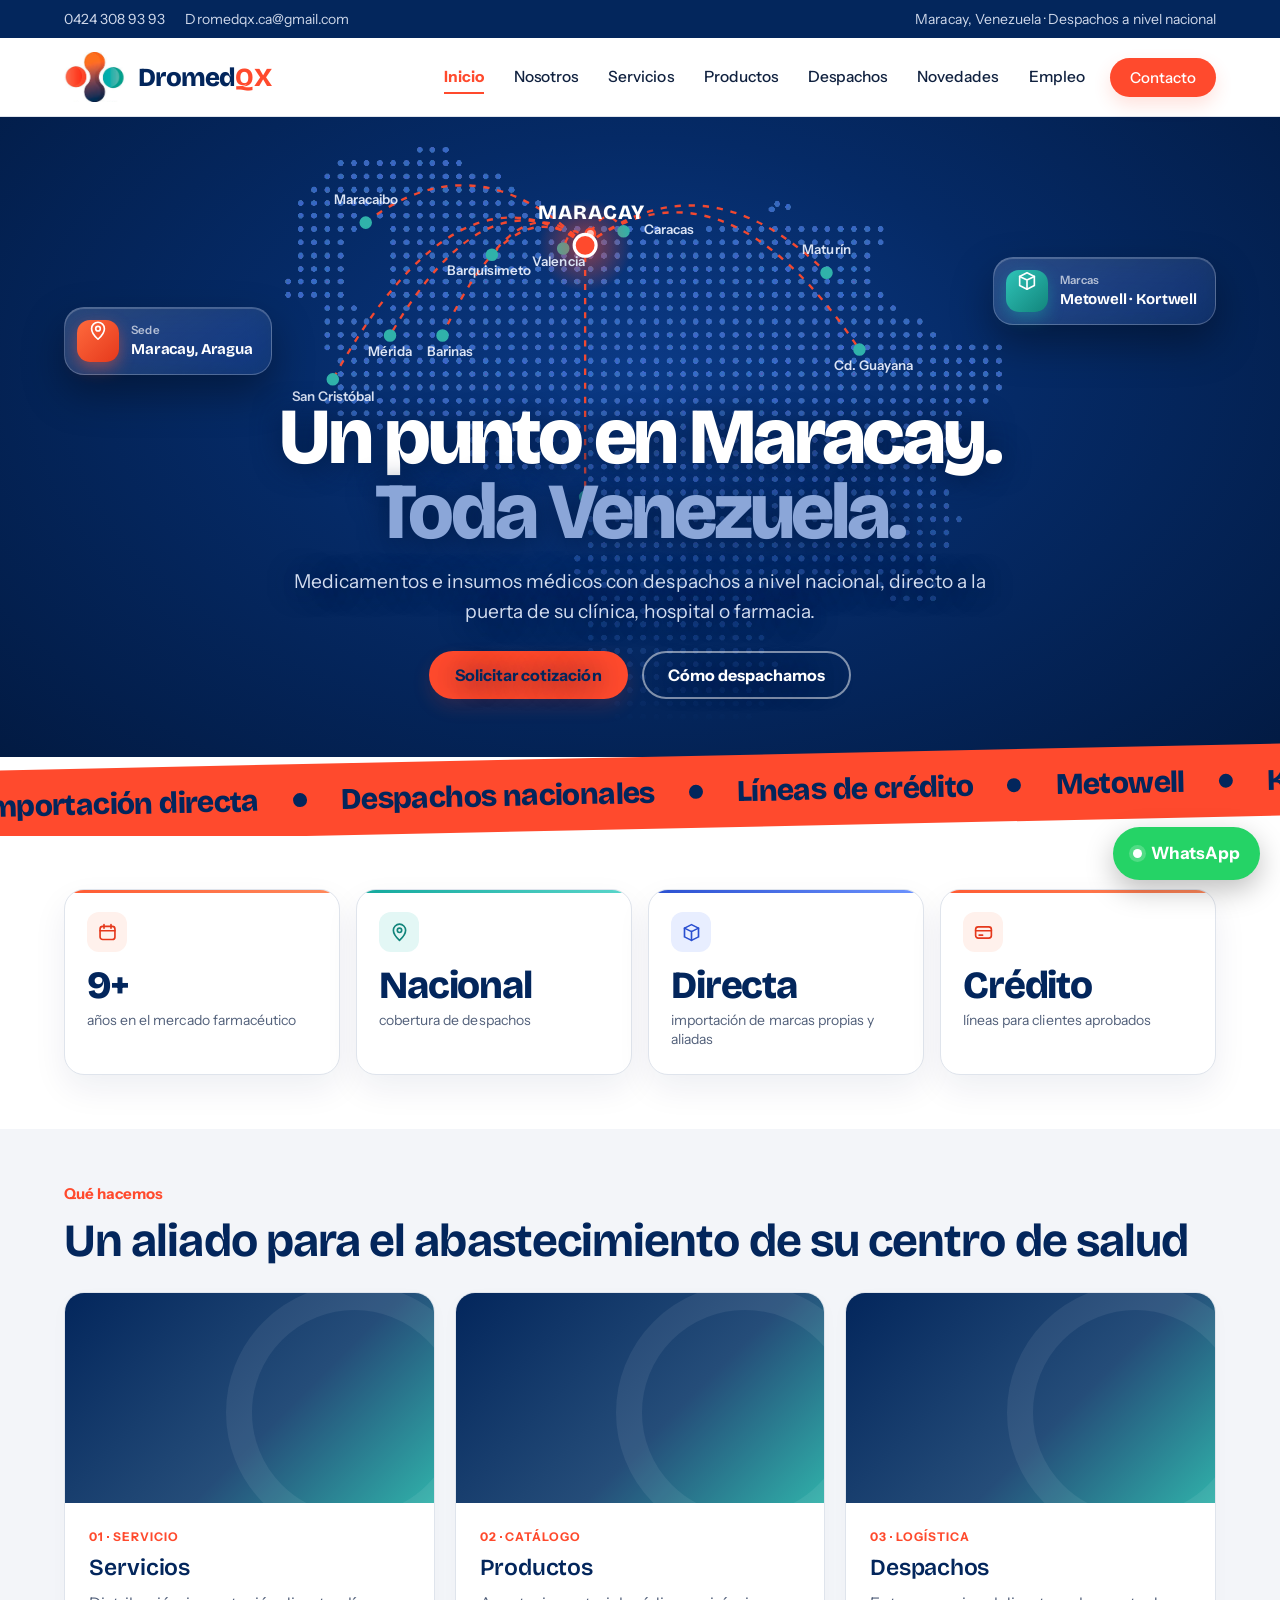
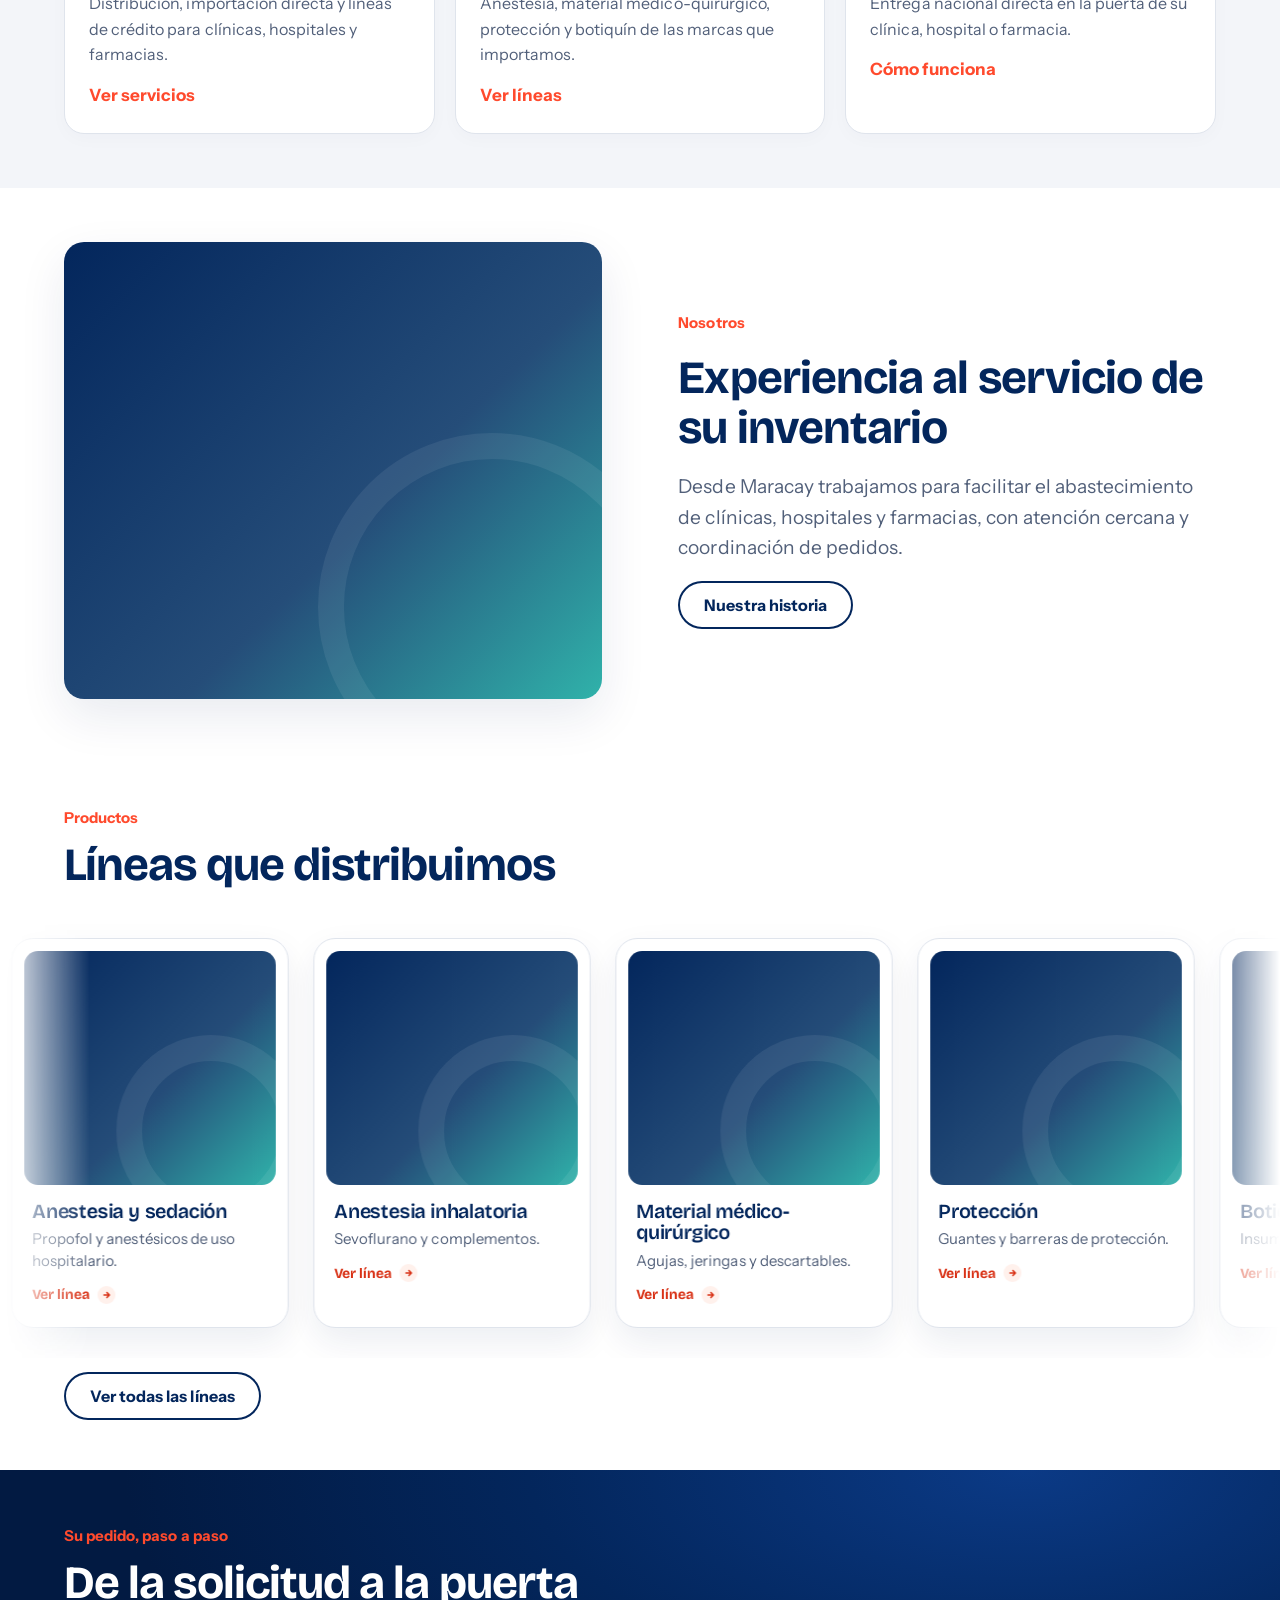
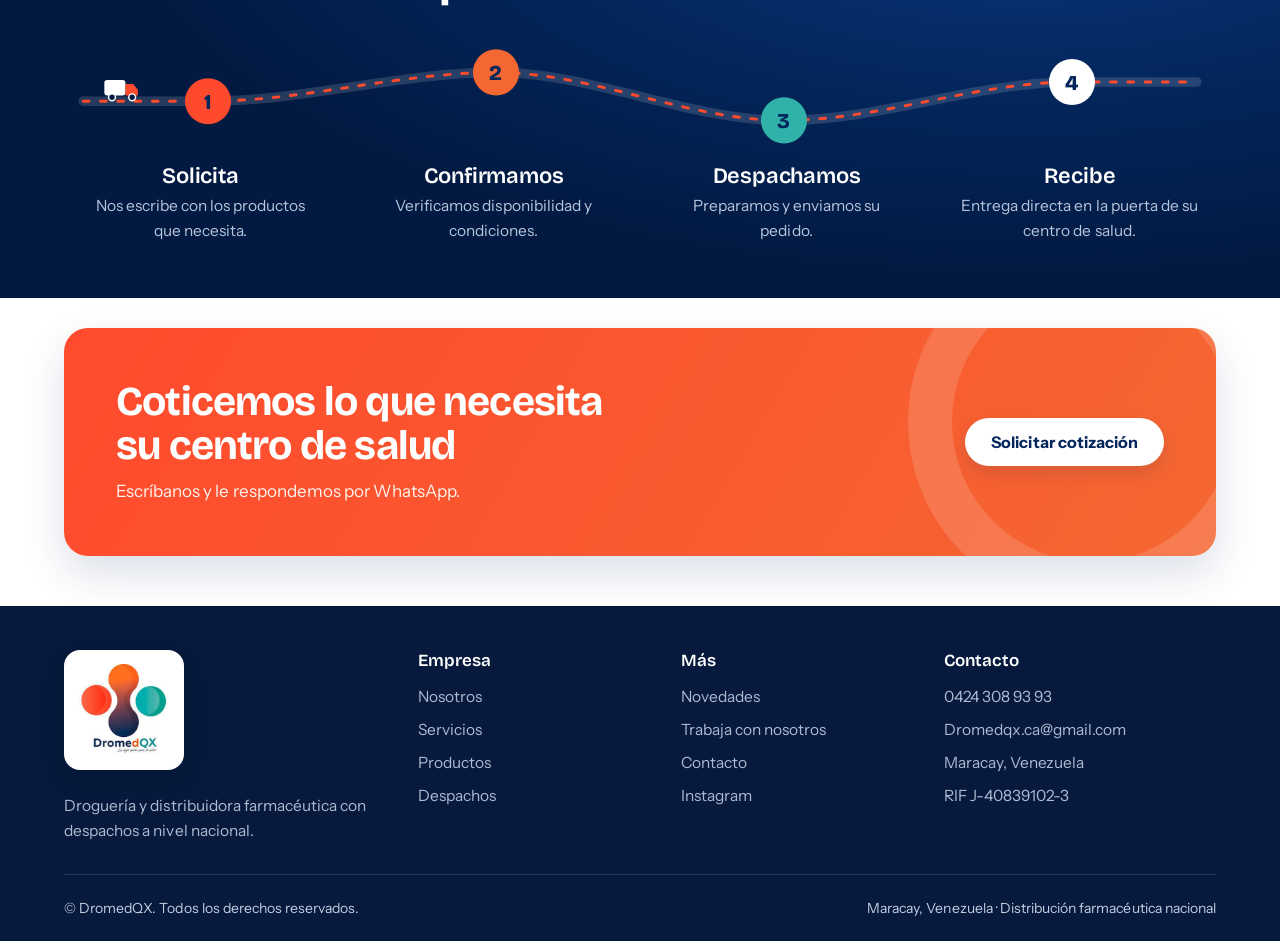
<file: index.html>
<!doctype html><html lang="es"><head><meta charset="utf-8"><meta name="viewport" content="width=device-width,initial-scale=1,viewport-fit=cover"><meta name="color-scheme" content="only light"><meta name="supported-color-schemes" content="light"><meta name="darkreader-lock">
<title>DromedQX | Droguería y distribución farmacéutica</title><meta name="description" content="DromedQX: droguería y distribuidora farmacéutica en Maracay. Medicamentos e insumos médicos, importación directa y despachos a nivel nacional."><meta name="robots" content="noindex"><meta property="og:type" content="website"><meta property="og:site_name" content="DromedQX"><meta property="og:locale" content="es_VE"><meta property="og:title" content="Droguería y distribuidora farmacéutica · DromedQX"><meta property="og:description" content="Droguería y distribuidora farmacéutica en Maracay con despachos nacionales."><meta property="og:url" content="https://aguilarzrw.github.io/dromedqx-web/index.html"><meta property="og:image" content="https://aguilarzrw.github.io/dromedqx-web/assets/og.png"><meta property="og:image:width" content="1200"><meta property="og:image:height" content="630"><meta property="og:image:alt" content="DromedQX, droguería y distribuidora farmacéutica"><meta name="twitter:card" content="summary_large_image"><meta name="twitter:title" content="Droguería y distribuidora farmacéutica · DromedQX"><meta name="twitter:description" content="Droguería y distribuidora farmacéutica en Maracay con despachos nacionales."><meta name="twitter:image" content="https://aguilarzrw.github.io/dromedqx-web/assets/og.png"><meta name="theme-color" content="#03265c">
<link rel="icon" href="assets/favicon.png"><link rel="preconnect" href="https://scontent-sea5-2.cdninstagram.com" crossorigin><link rel="preconnect" href="https://fonts.googleapis.com"><link rel="preconnect" href="https://fonts.gstatic.com" crossorigin>
<link href="https://fonts.googleapis.com/css2?family=Bricolage+Grotesque:opsz,wght@12..96,500;12..96,600;12..96,700;12..96,800&family=Instrument+Sans:wght@400;500;600;700&display=swap" rel="stylesheet">
<link rel="stylesheet" href="assets/style.css"><script>function fb(i){if(!i.dataset.f){i.dataset.f=1;i.src="https://images.weserv.nl/?w=800&q=75&url="+encodeURIComponent(i.dataset.o)}else i.remove()}</script></head><body>
<div class="top"><div class="wrap"><span><a href="tel:+584243089393">0424 308 93 93</a><a href="mailto:Dromedqx.ca@gmail.com">Dromedqx.ca@gmail.com</a></span><span>Maracay, Venezuela · Despachos a nivel nacional</span></div></div>
<header class="h"><div class="wrap hb"><a class="brand" href="index.html" aria-label="DromedQX, inicio"><img src="assets/logo-mark.png" alt=""><b>Dromed<i>QX</i></b></a>
<button class="burger" aria-expanded="false" aria-label="Abrir menú"><span></span></button>
<nav class="m" aria-label="Principal"><a href="index.html" aria-current=page>Inicio</a><a href="nosotros.html">Nosotros</a><a href="servicios.html">Servicios</a><a href="productos.html">Productos</a><a href="despachos.html">Despachos</a><a href="novedades.html">Novedades</a><a href="trabaja-con-nosotros.html">Empleo</a><a class="btn" href="contacto.html">Contacto</a></nav></div></header>
<main>
<section class="mh" id="top">
<div class="mh-map" role="img" aria-label="Mapa de Venezuela con rutas de despacho desde Maracay hacia las principales ciudades. Rutas ilustrativas."><img class="dots" src="assets/mapa.webp" width="1470" height="1245" alt="" fetchpriority="high" decoding="async"><img class="wave" src="assets/mapa-luz.webp" width="1470" height="1245" alt="" decoding="async"><svg class="ov" viewBox="0 0 980 830" aria-hidden="true" focusable="false">
<defs><radialGradient id="g" cx="50%" cy="50%" r="50%"><stop offset="0" stop-color="#ff4a2d" stop-opacity=".55"/><stop offset="1" stop-color="#ff4a2d" stop-opacity="0"/></radialGradient></defs>

<path id="r0" class="rt" d="M420 151 Q444 89 469 133"/><path id="r1" class="rt" d="M420 151 Q406 113 392 155"/><path id="r2" class="rt" d="M420 151 Q280 14 140 122"/><path id="r3" class="rt" d="M420 151 Q360 87 301 163"/><path id="r4" class="rt" d="M420 151 Q296 51 171 266"/><path id="r5" class="rt" d="M420 151 Q259 30 98 322"/><path id="r6" class="rt" d="M420 151 Q329 70 238 266"/><path id="r7" class="rt" d="M420 151 Q574 34 728 186"/><path id="r8" class="rt" d="M420 151 Q595 23 770 284"/><path id="r9" class="rt" d="M420 151 Q420 121 420 472"/><circle cx="469" cy="133" r="7" fill="#30b2aa"/><circle class="pr" style="animation-delay:0.00s" cx="469" cy="133" r="7" fill="none" stroke="#30b2aa" stroke-width="2"/><circle cx="392" cy="155" r="7" fill="#30b2aa"/><circle class="pr" style="animation-delay:0.35s" cx="392" cy="155" r="7" fill="none" stroke="#30b2aa" stroke-width="2"/><circle cx="140" cy="122" r="7" fill="#30b2aa"/><circle class="pr" style="animation-delay:0.70s" cx="140" cy="122" r="7" fill="none" stroke="#30b2aa" stroke-width="2"/><circle cx="301" cy="163" r="7" fill="#30b2aa"/><circle class="pr" style="animation-delay:1.05s" cx="301" cy="163" r="7" fill="none" stroke="#30b2aa" stroke-width="2"/><circle cx="171" cy="266" r="7" fill="#30b2aa"/><circle class="pr" style="animation-delay:1.40s" cx="171" cy="266" r="7" fill="none" stroke="#30b2aa" stroke-width="2"/><circle cx="98" cy="322" r="7" fill="#30b2aa"/><circle class="pr" style="animation-delay:1.75s" cx="98" cy="322" r="7" fill="none" stroke="#30b2aa" stroke-width="2"/><circle cx="238" cy="266" r="7" fill="#30b2aa"/><circle class="pr" style="animation-delay:2.10s" cx="238" cy="266" r="7" fill="none" stroke="#30b2aa" stroke-width="2"/><circle cx="728" cy="186" r="7" fill="#30b2aa"/><circle class="pr" style="animation-delay:2.45s" cx="728" cy="186" r="7" fill="none" stroke="#30b2aa" stroke-width="2"/><circle cx="770" cy="284" r="7" fill="#30b2aa"/><circle class="pr" style="animation-delay:2.80s" cx="770" cy="284" r="7" fill="none" stroke="#30b2aa" stroke-width="2"/><circle cx="420" cy="472" r="7" fill="#30b2aa"/><circle class="pr" style="animation-delay:3.15s" cx="420" cy="472" r="7" fill="none" stroke="#30b2aa" stroke-width="2"/><circle r="6" fill="#fff" stroke="#ff4a2d" stroke-width="3" opacity="0"><animate attributeName="opacity" from="0" to="1" begin="0.0s" dur="0.01s" fill="freeze"/><animateMotion dur="5s" begin="0.0s" repeatCount="indefinite"><mpath href="#r0"/></animateMotion></circle><circle r="6" fill="#fff" stroke="#ff4a2d" stroke-width="3" opacity="0"><animate attributeName="opacity" from="0" to="1" begin="0.6s" dur="0.01s" fill="freeze"/><animateMotion dur="6s" begin="0.6s" repeatCount="indefinite"><mpath href="#r1"/></animateMotion></circle><circle r="6" fill="#fff" stroke="#ff4a2d" stroke-width="3" opacity="0"><animate attributeName="opacity" from="0" to="1" begin="1.2s" dur="0.01s" fill="freeze"/><animateMotion dur="7s" begin="1.2s" repeatCount="indefinite"><mpath href="#r2"/></animateMotion></circle><circle r="6" fill="#fff" stroke="#ff4a2d" stroke-width="3" opacity="0"><animate attributeName="opacity" from="0" to="1" begin="1.8s" dur="0.01s" fill="freeze"/><animateMotion dur="8s" begin="1.8s" repeatCount="indefinite"><mpath href="#r3"/></animateMotion></circle><circle r="6" fill="#fff" stroke="#ff4a2d" stroke-width="3" opacity="0"><animate attributeName="opacity" from="0" to="1" begin="2.4s" dur="0.01s" fill="freeze"/><animateMotion dur="5s" begin="2.4s" repeatCount="indefinite"><mpath href="#r4"/></animateMotion></circle><circle r="6" fill="#fff" stroke="#ff4a2d" stroke-width="3" opacity="0"><animate attributeName="opacity" from="0" to="1" begin="3.0s" dur="0.01s" fill="freeze"/><animateMotion dur="6s" begin="3.0s" repeatCount="indefinite"><mpath href="#r5"/></animateMotion></circle><circle r="6" fill="#fff" stroke="#ff4a2d" stroke-width="3" opacity="0"><animate attributeName="opacity" from="0" to="1" begin="3.6s" dur="0.01s" fill="freeze"/><animateMotion dur="7s" begin="3.6s" repeatCount="indefinite"><mpath href="#r6"/></animateMotion></circle><circle r="6" fill="#fff" stroke="#ff4a2d" stroke-width="3" opacity="0"><animate attributeName="opacity" from="0" to="1" begin="4.2s" dur="0.01s" fill="freeze"/><animateMotion dur="8s" begin="4.2s" repeatCount="indefinite"><mpath href="#r7"/></animateMotion></circle><circle r="6" fill="#fff" stroke="#ff4a2d" stroke-width="3" opacity="0"><animate attributeName="opacity" from="0" to="1" begin="4.8s" dur="0.01s" fill="freeze"/><animateMotion dur="5s" begin="4.8s" repeatCount="indefinite"><mpath href="#r8"/></animateMotion></circle><circle r="6" fill="#fff" stroke="#ff4a2d" stroke-width="3" opacity="0"><animate attributeName="opacity" from="0" to="1" begin="5.4s" dur="0.01s" fill="freeze"/><animateMotion dur="6s" begin="5.4s" repeatCount="indefinite"><mpath href="#r9"/></animateMotion></circle>
<circle cx="420" cy="151" r="60" fill="url(#g)"/><circle class="pr big" cx="420" cy="151" r="14" fill="none" stroke="#ff4a2d" stroke-width="3"/>
<circle cx="420" cy="151" r="14" fill="#ff4a2d" stroke="#fff" stroke-width="4"/>
<g class="lb"><text x="495" y="137" text-anchor="start">Caracas</text><text x="386" y="177" text-anchor="middle">Valencia</text><text x="140" y="98" text-anchor="middle">Maracaibo</text><text x="297" y="189" text-anchor="middle">Barquisimeto</text><text x="171" y="292" text-anchor="middle">Mérida</text><text x="98" y="350" text-anchor="middle">San Cristóbal</text><text x="248" y="292" text-anchor="middle">Barinas</text><text x="728" y="162" text-anchor="middle">Maturín</text><text x="788" y="310" text-anchor="middle">Cd. Guayana</text></g>
<text class="hub" x="428" y="117" text-anchor="middle">MARACAY</text>
</svg></div>
<div class="mh-chips"><div class="chip k1"><i class="ci"><svg viewBox="0 0 24 24"><path d="M12 21s-7-6.2-7-11.5A7 7 0 0 1 19 9.5C19 14.8 12 21 12 21z"/><circle cx="12" cy="9.5" r="2.5"/></svg></i><span><small>Sede</small><b>Maracay, Aragua</b></span></div><div class="chip k2"><i class="ci t"><svg viewBox="0 0 24 24"><path d="M12 3 4 7v10l8 4 8-4V7z"/><path d="M4 7l8 4 8-4M12 11v10"/></svg></i><span><small>Marcas</small><b>Metowell · Kortwell</b></span></div><div class="chip k3"><i class="ci b"><svg viewBox="0 0 24 24"><path d="M9 3h6v6h6v6h-6v6H9v-6H3V9h6z"/></svg></i><span><small>Atendemos a</small><b>Clínicas, hospitales y farmacias</b></span></div></div>
<div class="mh-copy"><div class="wrap"><h1 class="in">Un punto en Maracay.<span>Toda Venezuela.</span></h1>
<p class="lead in" style="--d:.1s">Medicamentos e insumos médicos con despachos a nivel nacional, directo a la puerta de su clínica, hospital o farmacia.</p>
<div class="ctas in" style="--d:.2s"><a class="btn" href="contacto.html">Solicitar cotización</a><a class="btn g" href="despachos.html">Cómo despachamos</a></div></div></div>
</section>
<div class="band-w"><div class="band" aria-hidden="true"><div class="mq"><span>Importación directa</span><i></i><span>Despachos nacionales</span><i></i><span>Líneas de crédito</span><i></i><span>Metowell</span><i></i><span>Kortwell</span><i></i><span>Más de 10 años</span><i></i><span>Importación directa</span><i></i><span>Despachos nacionales</span><i></i><span>Líneas de crédito</span><i></i><span>Metowell</span><i></i><span>Kortwell</span><i></i><span>Más de 10 años</span><i></i></div></div></div>
<section class="stats-section"><div class="wrap"><div class="stats in">
<div><i class="si"><svg viewBox="0 0 24 24"><rect x="3.5" y="5" width="17" height="15" rx="3"/><path d="M8 3v4M16 3v4M3.5 10h17"/></svg></i><b data-n="10" data-s="+">0</b><span>años en el mercado farmacéutico</span></div>
<div><i class="si t"><svg viewBox="0 0 24 24"><path d="M12 21s-7-6.2-7-11.5A7 7 0 0 1 19 9.5C19 14.8 12 21 12 21z"/><circle cx="12" cy="9.5" r="2.5"/></svg></i><b>Nacional</b><span>cobertura de despachos</span></div>
<div><i class="si b"><svg viewBox="0 0 24 24"><path d="M12 3 4 7v10l8 4 8-4V7z"/><path d="M4 7l8 4 8-4M12 11v10"/></svg></i><b>Directa</b><span>importación de marcas propias y aliadas</span></div>
<div><i class="si"><svg viewBox="0 0 24 24"><rect x="3" y="5.5" width="18" height="13" rx="3"/><path d="M3 10h18M7 15h4"/></svg></i><b>Crédito</b><span>líneas para clientes aprobados</span></div></div></div></section>
<section class="tint"><div class="wrap"><div class="sh"><span class="tag">Qué hacemos</span><h2>Un aliado para el abastecimiento de su centro de salud</h2></div>
<div class="cards photo-cards">
<a class="card photo-card in" href="servicios.html"><div class="card-photo ph"><img src="https://scontent-sea5-2.cdninstagram.com/v/t39.30808-6/790425818_1038912542316214_2421467341976546615_n.jpg?stp=dst-jpg_e35_tt6&_nc_cat=108&_nc_map=urlgen_bucketless&cb=30a688f7-ea5c0a5a&ig_cache_key=Mzk3ODAxODczNzIzOTQ5MzEzNg%3D%3D.3-ccb7-5-cb30a688f7-ea5c0a5a&ccb=7-5&_nc_sid=58cdad&efg=eyJ2ZW5jb2RlX3RhZyI6IkZFRUQueHBpZHMuMTA4MC5zZHIucmVndWxhcl9waG90by5DMyJ9&_nc_ohc=Wuy4vWzuGxsQ7kNvwG24w13&_nc_oc=AdoqhhiYhG0AAnR4g00TqTX8-TjTNU4cdVVRvZEgO30L-wsx3Ojt5UYXlpIjUJg8KMg&_nc_zt=23&_nc_ht=scontent-sea5-2.cdninstagram.com&_nc_gid=qZ4B_UUIvl3SY4LY7eOhCA&_nc_ss=7baaf&oh=00_AQRatmlVjxUPjwMQVixbjr8KMrbOeSFhLsPxh4OKNEXCqg&oe=6AFBEA20" data-o="https://scontent-sea5-2.cdninstagram.com/v/t39.30808-6/790425818_1038912542316214_2421467341976546615_n.jpg?stp=dst-jpg_e35_tt6&_nc_cat=108&_nc_map=urlgen_bucketless&cb=30a688f7-ea5c0a5a&ig_cache_key=Mzk3ODAxODczNzIzOTQ5MzEzNg%3D%3D.3-ccb7-5-cb30a688f7-ea5c0a5a&ccb=7-5&_nc_sid=58cdad&efg=eyJ2ZW5jb2RlX3RhZyI6IkZFRUQueHBpZHMuMTA4MC5zZHIucmVndWxhcl9waG90by5DMyJ9&_nc_ohc=Wuy4vWzuGxsQ7kNvwG24w13&_nc_oc=AdoqhhiYhG0AAnR4g00TqTX8-TjTNU4cdVVRvZEgO30L-wsx3Ojt5UYXlpIjUJg8KMg&_nc_zt=23&_nc_ht=scontent-sea5-2.cdninstagram.com&_nc_gid=qZ4B_UUIvl3SY4LY7eOhCA&_nc_ss=7baaf&oh=00_AQRatmlVjxUPjwMQVixbjr8KMrbOeSFhLsPxh4OKNEXCqg&oe=6AFBEA20" alt="Pedido directo a la puerta" loading="lazy" decoding="async" onload="this.parentNode.classList.add('ok')" onerror="fb(this)"></div><div class="card-copy"><span class="tag">01 · Servicio</span><h3>Servicios</h3><p>Distribución, importación directa y líneas de crédito para clínicas, hospitales y farmacias.</p><span class="more">Ver servicios</span></div></a>
<a class="card photo-card in" style="--d:.1s" href="productos.html"><div class="card-photo ph"><img src="https://scontent-sea5-1.cdninstagram.com/v/t39.30808-6/813282605_1050812891126179_7014519689227134304_n.jpg?stp=dst-jpg_e35_tt6&_nc_cat=103&_nc_map=urlgen_bucketless&cb=30a688f7-ea5c0a5a&ig_cache_key=Mzk4Njk2NjQ1MTYzNTQxNDIxNA%3D%3D.3-ccb7-5-cb30a688f7-ea5c0a5a&ccb=7-5&_nc_sid=58cdad&efg=eyJ2ZW5jb2RlX3RhZyI6IkZFRUQueHBpZHMuMTA4MC5zZHIucmVndWxhcl9waG90by5DMyJ9&_nc_ohc=sy-7YuBcFPYQ7kNvwErqedq&_nc_oc=AdpJJmbaP12eoMs5fGf3gS3LT2UUncmdDr0YguSkBIr8b9Dywg5-Mrp-E03OeA3XYPE&_nc_zt=23&_nc_ht=scontent-sea5-1.cdninstagram.com&_nc_gid=qZ4B_UUIvl3SY4LY7eOhCA&_nc_ss=7baaf&oh=00_AQTLcwAQ_Se69cL9txNBfCW6HCRb_2jlBKU8eMSjqdGTdQ&oe=6AFBF845" data-o="https://scontent-sea5-1.cdninstagram.com/v/t39.30808-6/813282605_1050812891126179_7014519689227134304_n.jpg?stp=dst-jpg_e35_tt6&_nc_cat=103&_nc_map=urlgen_bucketless&cb=30a688f7-ea5c0a5a&ig_cache_key=Mzk4Njk2NjQ1MTYzNTQxNDIxNA%3D%3D.3-ccb7-5-cb30a688f7-ea5c0a5a&ccb=7-5&_nc_sid=58cdad&efg=eyJ2ZW5jb2RlX3RhZyI6IkZFRUQueHBpZHMuMTA4MC5zZHIucmVndWxhcl9waG90by5DMyJ9&_nc_ohc=sy-7YuBcFPYQ7kNvwErqedq&_nc_oc=AdpJJmbaP12eoMs5fGf3gS3LT2UUncmdDr0YguSkBIr8b9Dywg5-Mrp-E03OeA3XYPE&_nc_zt=23&_nc_ht=scontent-sea5-1.cdninstagram.com&_nc_gid=qZ4B_UUIvl3SY4LY7eOhCA&_nc_ss=7baaf&oh=00_AQTLcwAQ_Se69cL9txNBfCW6HCRb_2jlBKU8eMSjqdGTdQ&oe=6AFBF845" alt="Material médico-quirúrgico" loading="lazy" decoding="async" onload="this.parentNode.classList.add('ok')" onerror="fb(this)"></div><div class="card-copy"><span class="tag">02 · Catálogo</span><h3>Productos</h3><p>Anestesia, material médico-quirúrgico, protección y botiquín de las marcas que importamos.</p><span class="more">Ver líneas</span></div></a>
<a class="card photo-card in" style="--d:.2s" href="despachos.html"><div class="card-photo ph"><img src="https://scontent-sea5-1.cdninstagram.com/v/t51.82787-15/861826036_18073353266723736_492414748892746274_n.jpg?stp=dst-jpg_e15_tt6&_nc_cat=111&_nc_map=urlgen_bucketless&cb=30a688f7-ea5c0a5a&ig_cache_key=NDAxOTQ3MzI0NjIxODgxOTMyMzE4MDczMzUzMjYzNzIzNzM2.3-ccb7-5-cb30a688f7-ea5c0a5a&ccb=7-5&_nc_sid=58cdad&efg=eyJ2ZW5jb2RlX3RhZyI6IkNMSVBTLnhwaWRzLjc1MC5zZHIudmlkZW9fZGVmYXVsdF9jb3Zlcl9mcmFtZS5DMyJ9&_nc_ohc=4gvsBXUv70gQ7kNvwHQGWpI&_nc_oc=AdoEM6iUqic45T5WLgyokrMRAyu9SVVyP_I_LpeArquriWBEUHANFj1pHhyDKceFKP0&_nc_zt=23&_nc_ht=scontent-sea5-1.cdninstagram.com&_nc_gid=YKhUAAevLilpVdO94preXA&_nc_ss=7baaf&oh=00_AQRTRdyoQe68gaomhT6uiC6uF-_QlpQ7XH2_HIRAz4mXqw&oe=6AFBD447" data-o="https://scontent-sea5-1.cdninstagram.com/v/t51.82787-15/861826036_18073353266723736_492414748892746274_n.jpg?stp=dst-jpg_e15_tt6&_nc_cat=111&_nc_map=urlgen_bucketless&cb=30a688f7-ea5c0a5a&ig_cache_key=NDAxOTQ3MzI0NjIxODgxOTMyMzE4MDczMzUzMjYzNzIzNzM2.3-ccb7-5-cb30a688f7-ea5c0a5a&ccb=7-5&_nc_sid=58cdad&efg=eyJ2ZW5jb2RlX3RhZyI6IkNMSVBTLnhwaWRzLjc1MC5zZHIudmlkZW9fZGVmYXVsdF9jb3Zlcl9mcmFtZS5DMyJ9&_nc_ohc=4gvsBXUv70gQ7kNvwHQGWpI&_nc_oc=AdoEM6iUqic45T5WLgyokrMRAyu9SVVyP_I_LpeArquriWBEUHANFj1pHhyDKceFKP0&_nc_zt=23&_nc_ht=scontent-sea5-1.cdninstagram.com&_nc_gid=YKhUAAevLilpVdO94preXA&_nc_ss=7baaf&oh=00_AQRTRdyoQe68gaomhT6uiC6uF-_QlpQ7XH2_HIRAz4mXqw&oe=6AFBD447" alt="Unidad de despacho" loading="lazy" decoding="async" onload="this.parentNode.classList.add('ok')" onerror="fb(this)"></div><div class="card-copy"><span class="tag">03 · Logística</span><h3>Despachos</h3><p>Entrega nacional directa en la puerta de su clínica, hospital o farmacia.</p><span class="more">Cómo funciona</span></div></a>
</div></div></section>
<section><div class="wrap split"><div class="ph " style=""><img src="https://scontent-sea5-2.cdninstagram.com/v/t39.30808-6/773800386_1023067850567350_1589010613424152975_n.jpg?stp=dst-jpg_e35_tt6&_nc_cat=111&_nc_map=urlgen_bucketless&cb=30a688f7-ea5c0a5a&ig_cache_key=Mzk2MzUyMzMxNzkyODY2NzI0NA%3D%3D.3-ccb7-5-cb30a688f7-ea5c0a5a&ccb=7-5&_nc_sid=58cdad&efg=eyJ2ZW5jb2RlX3RhZyI6IkZFRUQueHBpZHMuMTA4MC5zZHIucmVndWxhcl9waG90by5DMyJ9&_nc_ohc=pIWbtvgdUosQ7kNvwG9ZrUs&_nc_oc=AdqU0FeO1jpjzYP7CpoU_eGb_SCMBlHTqJl9BzX2n1rhsw-DQ9gviqGfjepZk72kaZg&_nc_zt=23&_nc_ht=scontent-sea5-2.cdninstagram.com&_nc_gid=YKhUAAevLilpVdO94preXA&_nc_ss=7baaf&oh=00_AQS1lSadOm_jTviP_Kt6ZvfZxfsTfBZLCKOHNRBrlyrrjQ&oe=6AFBD925" data-o="https://scontent-sea5-2.cdninstagram.com/v/t39.30808-6/773800386_1023067850567350_1589010613424152975_n.jpg?stp=dst-jpg_e35_tt6&_nc_cat=111&_nc_map=urlgen_bucketless&cb=30a688f7-ea5c0a5a&ig_cache_key=Mzk2MzUyMzMxNzkyODY2NzI0NA%3D%3D.3-ccb7-5-cb30a688f7-ea5c0a5a&ccb=7-5&_nc_sid=58cdad&efg=eyJ2ZW5jb2RlX3RhZyI6IkZFRUQueHBpZHMuMTA4MC5zZHIucmVndWxhcl9waG90by5DMyJ9&_nc_ohc=pIWbtvgdUosQ7kNvwG9ZrUs&_nc_oc=AdqU0FeO1jpjzYP7CpoU_eGb_SCMBlHTqJl9BzX2n1rhsw-DQ9gviqGfjepZk72kaZg&_nc_zt=23&_nc_ht=scontent-sea5-2.cdninstagram.com&_nc_gid=YKhUAAevLilpVdO94preXA&_nc_ss=7baaf&oh=00_AQS1lSadOm_jTviP_Kt6ZvfZxfsTfBZLCKOHNRBrlyrrjQ&oe=6AFBD925" alt="Equipo DromedQX, 10 años" loading="lazy" decoding="async" onload="this.parentNode.classList.add('ok')" onerror="fb(this)"></div><div class="tx in"><span class="tag">Nosotros</span><h2>Experiencia al servicio de su inventario</h2><p class="lead">Desde Maracay trabajamos para facilitar el abastecimiento de clínicas, hospitales y farmacias, con atención cercana y coordinación de pedidos.</p><div><a class="btn o" href="nosotros.html">Nuestra historia</a></div></div></div></section>
<section class="pcar-sec"><div class="wrap"><div class="sh"><span class="tag">Productos</span><h2>Líneas que distribuimos</h2></div></div>
<div class="pcar" role="region" aria-label="Líneas de productos, carrusel automático"><div class="pcar-track"><a class="pc" href="productos.html#anestesia" draggable="false"><div class="ph"><img draggable="false" src="https://scontent-sea5-1.cdninstagram.com/v/t39.30808-6/795015371_1055780077296127_5707658084665530307_n.jpg?stp=dst-jpg_e35_tt6&_nc_cat=102&_nc_map=urlgen_bucketless&cb=30a688f7-ea5c0a5a&ig_cache_key=Mzk5MTI4NjA2NzgxNTcyNjkxOA%3D%3D.3-ccb7-5-cb30a688f7-ea5c0a5a&ccb=7-5&_nc_sid=58cdad&efg=eyJ2ZW5jb2RlX3RhZyI6IkZFRUQueHBpZHMuMTA4MC5zZHIucmVndWxhcl9waG90by5DMyJ9&_nc_ohc=9C4IXAkaN9IQ7kNvwHeiSQj&_nc_oc=AdrEYIDjqaxU4mPLlQeAYIajMEk4V0OhF7lBn59Bo1VH-MOqOHdwweNZho-v7PKN1_E&_nc_zt=23&_nc_ht=scontent-sea5-1.cdninstagram.com&_nc_gid=qZ4B_UUIvl3SY4LY7eOhCA&_nc_ss=7baaf&oh=00_AQSSPY9XNle5Wkq1E7rkeM8yew-IiZNxhla_k220YJsCsw&oe=6AFBFFB9" data-o="https://scontent-sea5-1.cdninstagram.com/v/t39.30808-6/795015371_1055780077296127_5707658084665530307_n.jpg?stp=dst-jpg_e35_tt6&_nc_cat=102&_nc_map=urlgen_bucketless&cb=30a688f7-ea5c0a5a&ig_cache_key=Mzk5MTI4NjA2NzgxNTcyNjkxOA%3D%3D.3-ccb7-5-cb30a688f7-ea5c0a5a&ccb=7-5&_nc_sid=58cdad&efg=eyJ2ZW5jb2RlX3RhZyI6IkZFRUQueHBpZHMuMTA4MC5zZHIucmVndWxhcl9waG90by5DMyJ9&_nc_ohc=9C4IXAkaN9IQ7kNvwHeiSQj&_nc_oc=AdrEYIDjqaxU4mPLlQeAYIajMEk4V0OhF7lBn59Bo1VH-MOqOHdwweNZho-v7PKN1_E&_nc_zt=23&_nc_ht=scontent-sea5-1.cdninstagram.com&_nc_gid=qZ4B_UUIvl3SY4LY7eOhCA&_nc_ss=7baaf&oh=00_AQSSPY9XNle5Wkq1E7rkeM8yew-IiZNxhla_k220YJsCsw&oe=6AFBFFB9" alt="Anestesia y sedación" loading="lazy" decoding="async" onload="this.parentNode.classList.add('ok')" onerror="fb(this)"></div><h3>Anestesia y sedación</h3><p>Propofol y anestésicos de uso hospitalario.</p><em class="pc-go">Ver línea</em></a><a class="pc" href="productos.html#inhalatoria" draggable="false"><div class="ph"><img draggable="false" src="https://scontent-sea5-1.cdninstagram.com/v/t39.30808-6/808285212_1049857041221764_6889200803939553299_n.jpg?stp=dst-jpg_e35_tt6&_nc_cat=104&_nc_map=urlgen_bucketless&cb=30a688f7-ea5c0a5a&ig_cache_key=Mzk4NjE0MDQ0MTQzNjI3OTIzMw%3D%3D.3-ccb7-5-cb30a688f7-ea5c0a5a&ccb=7-5&_nc_sid=58cdad&efg=eyJ2ZW5jb2RlX3RhZyI6IkZFRUQueHBpZHMuMTA4MC5zZHIucmVndWxhcl9waG90by5DMyJ9&_nc_ohc=m6XWejkkuAoQ7kNvwGmmADJ&_nc_oc=AdoWYXtp6ATDtlJB3H4roOeSF4FEE1PlLjI8YJF5z8ABQvz_DfWysDmHWY6dIMwjY8M&_nc_zt=23&_nc_ht=scontent-sea5-1.cdninstagram.com&_nc_gid=qZ4B_UUIvl3SY4LY7eOhCA&_nc_ss=7baaf&oh=00_AQRglhghpRyqelYhsvhliDwAs6NPoNjySgbeX54PjYN4yQ&oe=6AFBF57F" data-o="https://scontent-sea5-1.cdninstagram.com/v/t39.30808-6/808285212_1049857041221764_6889200803939553299_n.jpg?stp=dst-jpg_e35_tt6&_nc_cat=104&_nc_map=urlgen_bucketless&cb=30a688f7-ea5c0a5a&ig_cache_key=Mzk4NjE0MDQ0MTQzNjI3OTIzMw%3D%3D.3-ccb7-5-cb30a688f7-ea5c0a5a&ccb=7-5&_nc_sid=58cdad&efg=eyJ2ZW5jb2RlX3RhZyI6IkZFRUQueHBpZHMuMTA4MC5zZHIucmVndWxhcl9waG90by5DMyJ9&_nc_ohc=m6XWejkkuAoQ7kNvwGmmADJ&_nc_oc=AdoWYXtp6ATDtlJB3H4roOeSF4FEE1PlLjI8YJF5z8ABQvz_DfWysDmHWY6dIMwjY8M&_nc_zt=23&_nc_ht=scontent-sea5-1.cdninstagram.com&_nc_gid=qZ4B_UUIvl3SY4LY7eOhCA&_nc_ss=7baaf&oh=00_AQRglhghpRyqelYhsvhliDwAs6NPoNjySgbeX54PjYN4yQ&oe=6AFBF57F" alt="Anestesia inhalatoria" loading="lazy" decoding="async" onload="this.parentNode.classList.add('ok')" onerror="fb(this)"></div><h3>Anestesia inhalatoria</h3><p>Sevoflurano y complementos.</p><em class="pc-go">Ver línea</em></a><a class="pc" href="productos.html#quirurgico" draggable="false"><div class="ph"><img draggable="false" src="https://scontent-sea5-1.cdninstagram.com/v/t39.30808-6/813282605_1050812891126179_7014519689227134304_n.jpg?stp=dst-jpg_e35_tt6&_nc_cat=103&_nc_map=urlgen_bucketless&cb=30a688f7-ea5c0a5a&ig_cache_key=Mzk4Njk2NjQ1MTYzNTQxNDIxNA%3D%3D.3-ccb7-5-cb30a688f7-ea5c0a5a&ccb=7-5&_nc_sid=58cdad&efg=eyJ2ZW5jb2RlX3RhZyI6IkZFRUQueHBpZHMuMTA4MC5zZHIucmVndWxhcl9waG90by5DMyJ9&_nc_ohc=sy-7YuBcFPYQ7kNvwErqedq&_nc_oc=AdpJJmbaP12eoMs5fGf3gS3LT2UUncmdDr0YguSkBIr8b9Dywg5-Mrp-E03OeA3XYPE&_nc_zt=23&_nc_ht=scontent-sea5-1.cdninstagram.com&_nc_gid=qZ4B_UUIvl3SY4LY7eOhCA&_nc_ss=7baaf&oh=00_AQTLcwAQ_Se69cL9txNBfCW6HCRb_2jlBKU8eMSjqdGTdQ&oe=6AFBF845" data-o="https://scontent-sea5-1.cdninstagram.com/v/t39.30808-6/813282605_1050812891126179_7014519689227134304_n.jpg?stp=dst-jpg_e35_tt6&_nc_cat=103&_nc_map=urlgen_bucketless&cb=30a688f7-ea5c0a5a&ig_cache_key=Mzk4Njk2NjQ1MTYzNTQxNDIxNA%3D%3D.3-ccb7-5-cb30a688f7-ea5c0a5a&ccb=7-5&_nc_sid=58cdad&efg=eyJ2ZW5jb2RlX3RhZyI6IkZFRUQueHBpZHMuMTA4MC5zZHIucmVndWxhcl9waG90by5DMyJ9&_nc_ohc=sy-7YuBcFPYQ7kNvwErqedq&_nc_oc=AdpJJmbaP12eoMs5fGf3gS3LT2UUncmdDr0YguSkBIr8b9Dywg5-Mrp-E03OeA3XYPE&_nc_zt=23&_nc_ht=scontent-sea5-1.cdninstagram.com&_nc_gid=qZ4B_UUIvl3SY4LY7eOhCA&_nc_ss=7baaf&oh=00_AQTLcwAQ_Se69cL9txNBfCW6HCRb_2jlBKU8eMSjqdGTdQ&oe=6AFBF845" alt="Material médico-quirúrgico" loading="lazy" decoding="async" onload="this.parentNode.classList.add('ok')" onerror="fb(this)"></div><h3>Material médico-quirúrgico</h3><p>Agujas, jeringas y descartables.</p><em class="pc-go">Ver línea</em></a><a class="pc" href="productos.html#proteccion" draggable="false"><div class="ph"><img draggable="false" src="https://scontent-sea5-2.cdninstagram.com/v/t39.30808-6/813790913_1051567071050761_8587886321427219595_n.jpg?stp=dst-jpg_e35_tt6&_nc_cat=106&_nc_map=urlgen_bucketless&cb=30a688f7-ea5c0a5a&ig_cache_key=Mzk4NzYxODA0ODczMjMzODc3MA%3D%3D.3-ccb7-5-cb30a688f7-ea5c0a5a&ccb=7-5&_nc_sid=58cdad&efg=eyJ2ZW5jb2RlX3RhZyI6IkZFRUQueHBpZHMuMTA4MC5zZHIucmVndWxhcl9waG90by5DMyJ9&_nc_ohc=jlMguMwv5JcQ7kNvwEoP1zO&_nc_oc=AdqCnkyWTY9mFkBaqM9lMJ_a1IpK4MxJ2tkTGdOuq4Dtp9Mfesxnb-5ueyCbz0WTOaU&_nc_zt=23&_nc_ht=scontent-sea5-2.cdninstagram.com&_nc_gid=qZ4B_UUIvl3SY4LY7eOhCA&_nc_ss=7baaf&oh=00_AQQpa3NstjZgdGjfgZPzBfoWL3Fg8uUJTCzUEKGoA_BAVQ&oe=6AFBD230" data-o="https://scontent-sea5-2.cdninstagram.com/v/t39.30808-6/813790913_1051567071050761_8587886321427219595_n.jpg?stp=dst-jpg_e35_tt6&_nc_cat=106&_nc_map=urlgen_bucketless&cb=30a688f7-ea5c0a5a&ig_cache_key=Mzk4NzYxODA0ODczMjMzODc3MA%3D%3D.3-ccb7-5-cb30a688f7-ea5c0a5a&ccb=7-5&_nc_sid=58cdad&efg=eyJ2ZW5jb2RlX3RhZyI6IkZFRUQueHBpZHMuMTA4MC5zZHIucmVndWxhcl9waG90by5DMyJ9&_nc_ohc=jlMguMwv5JcQ7kNvwEoP1zO&_nc_oc=AdqCnkyWTY9mFkBaqM9lMJ_a1IpK4MxJ2tkTGdOuq4Dtp9Mfesxnb-5ueyCbz0WTOaU&_nc_zt=23&_nc_ht=scontent-sea5-2.cdninstagram.com&_nc_gid=qZ4B_UUIvl3SY4LY7eOhCA&_nc_ss=7baaf&oh=00_AQQpa3NstjZgdGjfgZPzBfoWL3Fg8uUJTCzUEKGoA_BAVQ&oe=6AFBD230" alt="Protección" loading="lazy" decoding="async" onload="this.parentNode.classList.add('ok')" onerror="fb(this)"></div><h3>Protección</h3><p>Guantes y barreras de protección.</p><em class="pc-go">Ver línea</em></a><a class="pc" href="productos.html#botiquin" draggable="false"><div class="ph"><img draggable="false" src="https://scontent-sea5-1.cdninstagram.com/v/t39.30808-6/786243478_1032355099638625_3738453651205028016_n.jpg?stp=dst-jpg_e35_tt6&_nc_cat=102&_nc_map=urlgen_bucketless&cb=30a688f7-ea5c0a5a&ig_cache_key=Mzk3MTAyMTM3MjU4NzYzOTI2NA%3D%3D.3-ccb7-5-cb30a688f7-ea5c0a5a&ccb=7-5&_nc_sid=58cdad&efg=eyJ2ZW5jb2RlX3RhZyI6IkZFRUQueHBpZHMuMTA4MC5zZHIucmVndWxhcl9waG90by5DMyJ9&_nc_ohc=YAS0lVBKexcQ7kNvwFPCzpO&_nc_oc=AdppbNwAD2BQBDsYif8czlzZXoa2ywc5QpEdsuA0h4_cRw4WE-ofMmqQmqFpsx4aPZA&_nc_zt=23&_nc_ht=scontent-sea5-1.cdninstagram.com&_nc_gid=qZ4B_UUIvl3SY4LY7eOhCA&_nc_ss=7baaf&oh=00_AQRxs9mldKWUJp8PrBveymKsDt-lF30mg4LjH-d6C8A1gA&oe=6AFBD613" data-o="https://scontent-sea5-1.cdninstagram.com/v/t39.30808-6/786243478_1032355099638625_3738453651205028016_n.jpg?stp=dst-jpg_e35_tt6&_nc_cat=102&_nc_map=urlgen_bucketless&cb=30a688f7-ea5c0a5a&ig_cache_key=Mzk3MTAyMTM3MjU4NzYzOTI2NA%3D%3D.3-ccb7-5-cb30a688f7-ea5c0a5a&ccb=7-5&_nc_sid=58cdad&efg=eyJ2ZW5jb2RlX3RhZyI6IkZFRUQueHBpZHMuMTA4MC5zZHIucmVndWxhcl9waG90by5DMyJ9&_nc_ohc=YAS0lVBKexcQ7kNvwFPCzpO&_nc_oc=AdppbNwAD2BQBDsYif8czlzZXoa2ywc5QpEdsuA0h4_cRw4WE-ofMmqQmqFpsx4aPZA&_nc_zt=23&_nc_ht=scontent-sea5-1.cdninstagram.com&_nc_gid=qZ4B_UUIvl3SY4LY7eOhCA&_nc_ss=7baaf&oh=00_AQRxs9mldKWUJp8PrBveymKsDt-lF30mg4LjH-d6C8A1gA&oe=6AFBD613" alt="Botiquín" loading="lazy" decoding="async" onload="this.parentNode.classList.add('ok')" onerror="fb(this)"></div><h3>Botiquín</h3><p>Insumos para primeros auxilios.</p><em class="pc-go">Ver línea</em></a><a class="pc" href="productos.html#metowell" draggable="false"><div class="ph"><img draggable="false" src="https://scontent-sea5-1.cdninstagram.com/v/t39.30808-6/835886716_1068694719337996_1441254862140245564_n.jpg?stp=dst-jpg_e35_tt6&_nc_cat=106&_nc_map=urlgen_bucketless&cb=30a688f7-ea5c0a5a&ig_cache_key=NDAwMTMxNjEzMTE4MTQ3OTIwMQ%3D%3D.3-ccb7-5-cb30a688f7-ea5c0a5a&ccb=7-5&_nc_sid=58cdad&efg=eyJ2ZW5jb2RlX3RhZyI6IkZFRUQueHBpZHMuMTA4MC5zZHIucmVndWxhcl9waG90by5DMyJ9&_nc_ohc=09b4rZxi90IQ7kNvwEfNoAB&_nc_oc=AdrlBrk4lsDzoyxotzlhyv_EsFOEt5Z858aCLTmiq1ZTaEex4AKzA9wRNsa2VhaJt50&_nc_zt=23&_nc_ht=scontent-sea5-1.cdninstagram.com&_nc_gid=YKhUAAevLilpVdO94preXA&_nc_ss=7baaf&oh=00_AQQUbR411uCoZhJwHfnXZJE3EpP2_ZP0Au77ztpidILZRg&oe=6AFBEDAD" data-o="https://scontent-sea5-1.cdninstagram.com/v/t39.30808-6/835886716_1068694719337996_1441254862140245564_n.jpg?stp=dst-jpg_e35_tt6&_nc_cat=106&_nc_map=urlgen_bucketless&cb=30a688f7-ea5c0a5a&ig_cache_key=NDAwMTMxNjEzMTE4MTQ3OTIwMQ%3D%3D.3-ccb7-5-cb30a688f7-ea5c0a5a&ccb=7-5&_nc_sid=58cdad&efg=eyJ2ZW5jb2RlX3RhZyI6IkZFRUQueHBpZHMuMTA4MC5zZHIucmVndWxhcl9waG90by5DMyJ9&_nc_ohc=09b4rZxi90IQ7kNvwEfNoAB&_nc_oc=AdrlBrk4lsDzoyxotzlhyv_EsFOEt5Z858aCLTmiq1ZTaEex4AKzA9wRNsa2VhaJt50&_nc_zt=23&_nc_ht=scontent-sea5-1.cdninstagram.com&_nc_gid=YKhUAAevLilpVdO94preXA&_nc_ss=7baaf&oh=00_AQQUbR411uCoZhJwHfnXZJE3EpP2_ZP0Au77ztpidILZRg&oe=6AFBEDAD" alt="Metowell" loading="lazy" decoding="async" onload="this.parentNode.classList.add('ok')" onerror="fb(this)"></div><h3>Metowell</h3><p>Marca importada por DromedQX.</p><em class="pc-go">Ver línea</em></a><a class="pc" href="productos.html#kortwell" draggable="false"><div class="ph"><img draggable="false" src="https://scontent-sea5-2.cdninstagram.com/v/t39.30808-6/801938794_1047215024819299_4427892594760132427_n.jpg?stp=dst-jpg_e35_tt6&_nc_cat=107&_nc_map=urlgen_bucketless&cb=30a688f7-ea5c0a5a&ig_cache_key=Mzk4MzkzODE3OTU4OTU5MzA2MQ%3D%3D.3-ccb7-5-cb30a688f7-ea5c0a5a&ccb=7-5&_nc_sid=58cdad&efg=eyJ2ZW5jb2RlX3RhZyI6IkZFRUQueHBpZHMuMTA4MC5zZHIucmVndWxhcl9waG90by5DMyJ9&_nc_ohc=DVdS4Oh43BsQ7kNvwGF8_kZ&_nc_oc=Adp0owwGYGVHJp4R57qOUjmTEMX5A1Cg6QP-K3cwF4GpWqfg44PGZbP10EJgeaLf6A4&_nc_zt=23&_nc_ht=scontent-sea5-2.cdninstagram.com&_nc_gid=qZ4B_UUIvl3SY4LY7eOhCA&_nc_ss=7baaf&oh=00_AQRaWywU6yuVuhaIPqAyiOnrrdV82jUJyAJr910AKVfJUg&oe=6AFC0190" data-o="https://scontent-sea5-2.cdninstagram.com/v/t39.30808-6/801938794_1047215024819299_4427892594760132427_n.jpg?stp=dst-jpg_e35_tt6&_nc_cat=107&_nc_map=urlgen_bucketless&cb=30a688f7-ea5c0a5a&ig_cache_key=Mzk4MzkzODE3OTU4OTU5MzA2MQ%3D%3D.3-ccb7-5-cb30a688f7-ea5c0a5a&ccb=7-5&_nc_sid=58cdad&efg=eyJ2ZW5jb2RlX3RhZyI6IkZFRUQueHBpZHMuMTA4MC5zZHIucmVndWxhcl9waG90by5DMyJ9&_nc_ohc=DVdS4Oh43BsQ7kNvwGF8_kZ&_nc_oc=Adp0owwGYGVHJp4R57qOUjmTEMX5A1Cg6QP-K3cwF4GpWqfg44PGZbP10EJgeaLf6A4&_nc_zt=23&_nc_ht=scontent-sea5-2.cdninstagram.com&_nc_gid=qZ4B_UUIvl3SY4LY7eOhCA&_nc_ss=7baaf&oh=00_AQRaWywU6yuVuhaIPqAyiOnrrdV82jUJyAJr910AKVfJUg&oe=6AFC0190" alt="Kortwell" loading="lazy" decoding="async" onload="this.parentNode.classList.add('ok')" onerror="fb(this)"></div><h3>Kortwell</h3><p>Marca aliada de importación directa.</p><em class="pc-go">Ver línea</em></a><article class="pc" aria-hidden="true"><div class="ph"><img draggable="false" src="https://scontent-sea5-1.cdninstagram.com/v/t39.30808-6/795015371_1055780077296127_5707658084665530307_n.jpg?stp=dst-jpg_e35_tt6&_nc_cat=102&_nc_map=urlgen_bucketless&cb=30a688f7-ea5c0a5a&ig_cache_key=Mzk5MTI4NjA2NzgxNTcyNjkxOA%3D%3D.3-ccb7-5-cb30a688f7-ea5c0a5a&ccb=7-5&_nc_sid=58cdad&efg=eyJ2ZW5jb2RlX3RhZyI6IkZFRUQueHBpZHMuMTA4MC5zZHIucmVndWxhcl9waG90by5DMyJ9&_nc_ohc=9C4IXAkaN9IQ7kNvwHeiSQj&_nc_oc=AdrEYIDjqaxU4mPLlQeAYIajMEk4V0OhF7lBn59Bo1VH-MOqOHdwweNZho-v7PKN1_E&_nc_zt=23&_nc_ht=scontent-sea5-1.cdninstagram.com&_nc_gid=qZ4B_UUIvl3SY4LY7eOhCA&_nc_ss=7baaf&oh=00_AQSSPY9XNle5Wkq1E7rkeM8yew-IiZNxhla_k220YJsCsw&oe=6AFBFFB9" data-o="https://scontent-sea5-1.cdninstagram.com/v/t39.30808-6/795015371_1055780077296127_5707658084665530307_n.jpg?stp=dst-jpg_e35_tt6&_nc_cat=102&_nc_map=urlgen_bucketless&cb=30a688f7-ea5c0a5a&ig_cache_key=Mzk5MTI4NjA2NzgxNTcyNjkxOA%3D%3D.3-ccb7-5-cb30a688f7-ea5c0a5a&ccb=7-5&_nc_sid=58cdad&efg=eyJ2ZW5jb2RlX3RhZyI6IkZFRUQueHBpZHMuMTA4MC5zZHIucmVndWxhcl9waG90by5DMyJ9&_nc_ohc=9C4IXAkaN9IQ7kNvwHeiSQj&_nc_oc=AdrEYIDjqaxU4mPLlQeAYIajMEk4V0OhF7lBn59Bo1VH-MOqOHdwweNZho-v7PKN1_E&_nc_zt=23&_nc_ht=scontent-sea5-1.cdninstagram.com&_nc_gid=qZ4B_UUIvl3SY4LY7eOhCA&_nc_ss=7baaf&oh=00_AQSSPY9XNle5Wkq1E7rkeM8yew-IiZNxhla_k220YJsCsw&oe=6AFBFFB9" alt="" loading="lazy" decoding="async" onload="this.parentNode.classList.add('ok')" onerror="fb(this)"></div><h3>Anestesia y sedación</h3><p>Propofol y anestésicos de uso hospitalario.</p></article><article class="pc" aria-hidden="true"><div class="ph"><img draggable="false" src="https://scontent-sea5-1.cdninstagram.com/v/t39.30808-6/808285212_1049857041221764_6889200803939553299_n.jpg?stp=dst-jpg_e35_tt6&_nc_cat=104&_nc_map=urlgen_bucketless&cb=30a688f7-ea5c0a5a&ig_cache_key=Mzk4NjE0MDQ0MTQzNjI3OTIzMw%3D%3D.3-ccb7-5-cb30a688f7-ea5c0a5a&ccb=7-5&_nc_sid=58cdad&efg=eyJ2ZW5jb2RlX3RhZyI6IkZFRUQueHBpZHMuMTA4MC5zZHIucmVndWxhcl9waG90by5DMyJ9&_nc_ohc=m6XWejkkuAoQ7kNvwGmmADJ&_nc_oc=AdoWYXtp6ATDtlJB3H4roOeSF4FEE1PlLjI8YJF5z8ABQvz_DfWysDmHWY6dIMwjY8M&_nc_zt=23&_nc_ht=scontent-sea5-1.cdninstagram.com&_nc_gid=qZ4B_UUIvl3SY4LY7eOhCA&_nc_ss=7baaf&oh=00_AQRglhghpRyqelYhsvhliDwAs6NPoNjySgbeX54PjYN4yQ&oe=6AFBF57F" data-o="https://scontent-sea5-1.cdninstagram.com/v/t39.30808-6/808285212_1049857041221764_6889200803939553299_n.jpg?stp=dst-jpg_e35_tt6&_nc_cat=104&_nc_map=urlgen_bucketless&cb=30a688f7-ea5c0a5a&ig_cache_key=Mzk4NjE0MDQ0MTQzNjI3OTIzMw%3D%3D.3-ccb7-5-cb30a688f7-ea5c0a5a&ccb=7-5&_nc_sid=58cdad&efg=eyJ2ZW5jb2RlX3RhZyI6IkZFRUQueHBpZHMuMTA4MC5zZHIucmVndWxhcl9waG90by5DMyJ9&_nc_ohc=m6XWejkkuAoQ7kNvwGmmADJ&_nc_oc=AdoWYXtp6ATDtlJB3H4roOeSF4FEE1PlLjI8YJF5z8ABQvz_DfWysDmHWY6dIMwjY8M&_nc_zt=23&_nc_ht=scontent-sea5-1.cdninstagram.com&_nc_gid=qZ4B_UUIvl3SY4LY7eOhCA&_nc_ss=7baaf&oh=00_AQRglhghpRyqelYhsvhliDwAs6NPoNjySgbeX54PjYN4yQ&oe=6AFBF57F" alt="" loading="lazy" decoding="async" onload="this.parentNode.classList.add('ok')" onerror="fb(this)"></div><h3>Anestesia inhalatoria</h3><p>Sevoflurano y complementos.</p></article><article class="pc" aria-hidden="true"><div class="ph"><img draggable="false" src="https://scontent-sea5-1.cdninstagram.com/v/t39.30808-6/813282605_1050812891126179_7014519689227134304_n.jpg?stp=dst-jpg_e35_tt6&_nc_cat=103&_nc_map=urlgen_bucketless&cb=30a688f7-ea5c0a5a&ig_cache_key=Mzk4Njk2NjQ1MTYzNTQxNDIxNA%3D%3D.3-ccb7-5-cb30a688f7-ea5c0a5a&ccb=7-5&_nc_sid=58cdad&efg=eyJ2ZW5jb2RlX3RhZyI6IkZFRUQueHBpZHMuMTA4MC5zZHIucmVndWxhcl9waG90by5DMyJ9&_nc_ohc=sy-7YuBcFPYQ7kNvwErqedq&_nc_oc=AdpJJmbaP12eoMs5fGf3gS3LT2UUncmdDr0YguSkBIr8b9Dywg5-Mrp-E03OeA3XYPE&_nc_zt=23&_nc_ht=scontent-sea5-1.cdninstagram.com&_nc_gid=qZ4B_UUIvl3SY4LY7eOhCA&_nc_ss=7baaf&oh=00_AQTLcwAQ_Se69cL9txNBfCW6HCRb_2jlBKU8eMSjqdGTdQ&oe=6AFBF845" data-o="https://scontent-sea5-1.cdninstagram.com/v/t39.30808-6/813282605_1050812891126179_7014519689227134304_n.jpg?stp=dst-jpg_e35_tt6&_nc_cat=103&_nc_map=urlgen_bucketless&cb=30a688f7-ea5c0a5a&ig_cache_key=Mzk4Njk2NjQ1MTYzNTQxNDIxNA%3D%3D.3-ccb7-5-cb30a688f7-ea5c0a5a&ccb=7-5&_nc_sid=58cdad&efg=eyJ2ZW5jb2RlX3RhZyI6IkZFRUQueHBpZHMuMTA4MC5zZHIucmVndWxhcl9waG90by5DMyJ9&_nc_ohc=sy-7YuBcFPYQ7kNvwErqedq&_nc_oc=AdpJJmbaP12eoMs5fGf3gS3LT2UUncmdDr0YguSkBIr8b9Dywg5-Mrp-E03OeA3XYPE&_nc_zt=23&_nc_ht=scontent-sea5-1.cdninstagram.com&_nc_gid=qZ4B_UUIvl3SY4LY7eOhCA&_nc_ss=7baaf&oh=00_AQTLcwAQ_Se69cL9txNBfCW6HCRb_2jlBKU8eMSjqdGTdQ&oe=6AFBF845" alt="" loading="lazy" decoding="async" onload="this.parentNode.classList.add('ok')" onerror="fb(this)"></div><h3>Material médico-quirúrgico</h3><p>Agujas, jeringas y descartables.</p></article><article class="pc" aria-hidden="true"><div class="ph"><img draggable="false" src="https://scontent-sea5-2.cdninstagram.com/v/t39.30808-6/813790913_1051567071050761_8587886321427219595_n.jpg?stp=dst-jpg_e35_tt6&_nc_cat=106&_nc_map=urlgen_bucketless&cb=30a688f7-ea5c0a5a&ig_cache_key=Mzk4NzYxODA0ODczMjMzODc3MA%3D%3D.3-ccb7-5-cb30a688f7-ea5c0a5a&ccb=7-5&_nc_sid=58cdad&efg=eyJ2ZW5jb2RlX3RhZyI6IkZFRUQueHBpZHMuMTA4MC5zZHIucmVndWxhcl9waG90by5DMyJ9&_nc_ohc=jlMguMwv5JcQ7kNvwEoP1zO&_nc_oc=AdqCnkyWTY9mFkBaqM9lMJ_a1IpK4MxJ2tkTGdOuq4Dtp9Mfesxnb-5ueyCbz0WTOaU&_nc_zt=23&_nc_ht=scontent-sea5-2.cdninstagram.com&_nc_gid=qZ4B_UUIvl3SY4LY7eOhCA&_nc_ss=7baaf&oh=00_AQQpa3NstjZgdGjfgZPzBfoWL3Fg8uUJTCzUEKGoA_BAVQ&oe=6AFBD230" data-o="https://scontent-sea5-2.cdninstagram.com/v/t39.30808-6/813790913_1051567071050761_8587886321427219595_n.jpg?stp=dst-jpg_e35_tt6&_nc_cat=106&_nc_map=urlgen_bucketless&cb=30a688f7-ea5c0a5a&ig_cache_key=Mzk4NzYxODA0ODczMjMzODc3MA%3D%3D.3-ccb7-5-cb30a688f7-ea5c0a5a&ccb=7-5&_nc_sid=58cdad&efg=eyJ2ZW5jb2RlX3RhZyI6IkZFRUQueHBpZHMuMTA4MC5zZHIucmVndWxhcl9waG90by5DMyJ9&_nc_ohc=jlMguMwv5JcQ7kNvwEoP1zO&_nc_oc=AdqCnkyWTY9mFkBaqM9lMJ_a1IpK4MxJ2tkTGdOuq4Dtp9Mfesxnb-5ueyCbz0WTOaU&_nc_zt=23&_nc_ht=scontent-sea5-2.cdninstagram.com&_nc_gid=qZ4B_UUIvl3SY4LY7eOhCA&_nc_ss=7baaf&oh=00_AQQpa3NstjZgdGjfgZPzBfoWL3Fg8uUJTCzUEKGoA_BAVQ&oe=6AFBD230" alt="" loading="lazy" decoding="async" onload="this.parentNode.classList.add('ok')" onerror="fb(this)"></div><h3>Protección</h3><p>Guantes y barreras de protección.</p></article><article class="pc" aria-hidden="true"><div class="ph"><img draggable="false" src="https://scontent-sea5-1.cdninstagram.com/v/t39.30808-6/786243478_1032355099638625_3738453651205028016_n.jpg?stp=dst-jpg_e35_tt6&_nc_cat=102&_nc_map=urlgen_bucketless&cb=30a688f7-ea5c0a5a&ig_cache_key=Mzk3MTAyMTM3MjU4NzYzOTI2NA%3D%3D.3-ccb7-5-cb30a688f7-ea5c0a5a&ccb=7-5&_nc_sid=58cdad&efg=eyJ2ZW5jb2RlX3RhZyI6IkZFRUQueHBpZHMuMTA4MC5zZHIucmVndWxhcl9waG90by5DMyJ9&_nc_ohc=YAS0lVBKexcQ7kNvwFPCzpO&_nc_oc=AdppbNwAD2BQBDsYif8czlzZXoa2ywc5QpEdsuA0h4_cRw4WE-ofMmqQmqFpsx4aPZA&_nc_zt=23&_nc_ht=scontent-sea5-1.cdninstagram.com&_nc_gid=qZ4B_UUIvl3SY4LY7eOhCA&_nc_ss=7baaf&oh=00_AQRxs9mldKWUJp8PrBveymKsDt-lF30mg4LjH-d6C8A1gA&oe=6AFBD613" data-o="https://scontent-sea5-1.cdninstagram.com/v/t39.30808-6/786243478_1032355099638625_3738453651205028016_n.jpg?stp=dst-jpg_e35_tt6&_nc_cat=102&_nc_map=urlgen_bucketless&cb=30a688f7-ea5c0a5a&ig_cache_key=Mzk3MTAyMTM3MjU4NzYzOTI2NA%3D%3D.3-ccb7-5-cb30a688f7-ea5c0a5a&ccb=7-5&_nc_sid=58cdad&efg=eyJ2ZW5jb2RlX3RhZyI6IkZFRUQueHBpZHMuMTA4MC5zZHIucmVndWxhcl9waG90by5DMyJ9&_nc_ohc=YAS0lVBKexcQ7kNvwFPCzpO&_nc_oc=AdppbNwAD2BQBDsYif8czlzZXoa2ywc5QpEdsuA0h4_cRw4WE-ofMmqQmqFpsx4aPZA&_nc_zt=23&_nc_ht=scontent-sea5-1.cdninstagram.com&_nc_gid=qZ4B_UUIvl3SY4LY7eOhCA&_nc_ss=7baaf&oh=00_AQRxs9mldKWUJp8PrBveymKsDt-lF30mg4LjH-d6C8A1gA&oe=6AFBD613" alt="" loading="lazy" decoding="async" onload="this.parentNode.classList.add('ok')" onerror="fb(this)"></div><h3>Botiquín</h3><p>Insumos para primeros auxilios.</p></article><article class="pc" aria-hidden="true"><div class="ph"><img draggable="false" src="https://scontent-sea5-1.cdninstagram.com/v/t39.30808-6/835886716_1068694719337996_1441254862140245564_n.jpg?stp=dst-jpg_e35_tt6&_nc_cat=106&_nc_map=urlgen_bucketless&cb=30a688f7-ea5c0a5a&ig_cache_key=NDAwMTMxNjEzMTE4MTQ3OTIwMQ%3D%3D.3-ccb7-5-cb30a688f7-ea5c0a5a&ccb=7-5&_nc_sid=58cdad&efg=eyJ2ZW5jb2RlX3RhZyI6IkZFRUQueHBpZHMuMTA4MC5zZHIucmVndWxhcl9waG90by5DMyJ9&_nc_ohc=09b4rZxi90IQ7kNvwEfNoAB&_nc_oc=AdrlBrk4lsDzoyxotzlhyv_EsFOEt5Z858aCLTmiq1ZTaEex4AKzA9wRNsa2VhaJt50&_nc_zt=23&_nc_ht=scontent-sea5-1.cdninstagram.com&_nc_gid=YKhUAAevLilpVdO94preXA&_nc_ss=7baaf&oh=00_AQQUbR411uCoZhJwHfnXZJE3EpP2_ZP0Au77ztpidILZRg&oe=6AFBEDAD" data-o="https://scontent-sea5-1.cdninstagram.com/v/t39.30808-6/835886716_1068694719337996_1441254862140245564_n.jpg?stp=dst-jpg_e35_tt6&_nc_cat=106&_nc_map=urlgen_bucketless&cb=30a688f7-ea5c0a5a&ig_cache_key=NDAwMTMxNjEzMTE4MTQ3OTIwMQ%3D%3D.3-ccb7-5-cb30a688f7-ea5c0a5a&ccb=7-5&_nc_sid=58cdad&efg=eyJ2ZW5jb2RlX3RhZyI6IkZFRUQueHBpZHMuMTA4MC5zZHIucmVndWxhcl9waG90by5DMyJ9&_nc_ohc=09b4rZxi90IQ7kNvwEfNoAB&_nc_oc=AdrlBrk4lsDzoyxotzlhyv_EsFOEt5Z858aCLTmiq1ZTaEex4AKzA9wRNsa2VhaJt50&_nc_zt=23&_nc_ht=scontent-sea5-1.cdninstagram.com&_nc_gid=YKhUAAevLilpVdO94preXA&_nc_ss=7baaf&oh=00_AQQUbR411uCoZhJwHfnXZJE3EpP2_ZP0Au77ztpidILZRg&oe=6AFBEDAD" alt="" loading="lazy" decoding="async" onload="this.parentNode.classList.add('ok')" onerror="fb(this)"></div><h3>Metowell</h3><p>Marca importada por DromedQX.</p></article><article class="pc" aria-hidden="true"><div class="ph"><img draggable="false" src="https://scontent-sea5-2.cdninstagram.com/v/t39.30808-6/801938794_1047215024819299_4427892594760132427_n.jpg?stp=dst-jpg_e35_tt6&_nc_cat=107&_nc_map=urlgen_bucketless&cb=30a688f7-ea5c0a5a&ig_cache_key=Mzk4MzkzODE3OTU4OTU5MzA2MQ%3D%3D.3-ccb7-5-cb30a688f7-ea5c0a5a&ccb=7-5&_nc_sid=58cdad&efg=eyJ2ZW5jb2RlX3RhZyI6IkZFRUQueHBpZHMuMTA4MC5zZHIucmVndWxhcl9waG90by5DMyJ9&_nc_ohc=DVdS4Oh43BsQ7kNvwGF8_kZ&_nc_oc=Adp0owwGYGVHJp4R57qOUjmTEMX5A1Cg6QP-K3cwF4GpWqfg44PGZbP10EJgeaLf6A4&_nc_zt=23&_nc_ht=scontent-sea5-2.cdninstagram.com&_nc_gid=qZ4B_UUIvl3SY4LY7eOhCA&_nc_ss=7baaf&oh=00_AQRaWywU6yuVuhaIPqAyiOnrrdV82jUJyAJr910AKVfJUg&oe=6AFC0190" data-o="https://scontent-sea5-2.cdninstagram.com/v/t39.30808-6/801938794_1047215024819299_4427892594760132427_n.jpg?stp=dst-jpg_e35_tt6&_nc_cat=107&_nc_map=urlgen_bucketless&cb=30a688f7-ea5c0a5a&ig_cache_key=Mzk4MzkzODE3OTU4OTU5MzA2MQ%3D%3D.3-ccb7-5-cb30a688f7-ea5c0a5a&ccb=7-5&_nc_sid=58cdad&efg=eyJ2ZW5jb2RlX3RhZyI6IkZFRUQueHBpZHMuMTA4MC5zZHIucmVndWxhcl9waG90by5DMyJ9&_nc_ohc=DVdS4Oh43BsQ7kNvwGF8_kZ&_nc_oc=Adp0owwGYGVHJp4R57qOUjmTEMX5A1Cg6QP-K3cwF4GpWqfg44PGZbP10EJgeaLf6A4&_nc_zt=23&_nc_ht=scontent-sea5-2.cdninstagram.com&_nc_gid=qZ4B_UUIvl3SY4LY7eOhCA&_nc_ss=7baaf&oh=00_AQRaWywU6yuVuhaIPqAyiOnrrdV82jUJyAJr910AKVfJUg&oe=6AFC0190" alt="" loading="lazy" decoding="async" onload="this.parentNode.classList.add('ok')" onerror="fb(this)"></div><h3>Kortwell</h3><p>Marca aliada de importación directa.</p></article></div></div>
<div class="wrap" style="margin-top:14px"><a class="btn o" href="productos.html">Ver todas las líneas</a></div></section>
<section class="jr-sec"><div class="wrap"><div class="sh"><span class="tag">Su pedido, paso a paso</span><h2>De la solicitud a la puerta</h2></div><svg class="jr-svg" viewBox="0 0 1200 130" aria-hidden="true" focusable="false"><path id="jrp" d="M20 70 L150 70 C 250 70 350 40 450 40 S 650 90 750 90 S 950 50 1050 50 L1180 50" fill="none" stroke="rgba(255,255,255,.14)" stroke-width="10" stroke-linecap="round"/><path class="jd" d="M20 70 L150 70 C 250 70 350 40 450 40 S 650 90 750 90 S 950 50 1050 50 L1180 50" fill="none" stroke="#ff4a2d" stroke-width="3" stroke-linecap="round"/><g class="jn" style="animation-delay:0.72s"><circle cx="150" cy="70" r="24" fill="#ff4a2d"/><text x="150" y="78" text-anchor="middle" fill="#03265c">1</text></g><g class="jn" style="animation-delay:2.98s"><circle cx="450" cy="40" r="24" fill="#f46732"/><text x="450" y="48" text-anchor="middle" fill="#03265c">2</text></g><g class="jn" style="animation-delay:5.22s"><circle cx="750" cy="90" r="24" fill="#30b2aa"/><text x="750" y="98" text-anchor="middle" fill="#03265c">3</text></g><g class="jn" style="animation-delay:7.47s"><circle cx="1050" cy="50" r="24" fill="#ffffff"/><text x="1050" y="58" text-anchor="middle" fill="#03265c">4</text></g><g><rect x="-17" y="-22" width="22" height="16" rx="3" fill="#fff"/><path d="M5 -18h8l5 6v6H5z" fill="#ff4a2d"/><circle cx="-9" cy="-4" r="3.6" fill="#021a42" stroke="#fff" stroke-width="1.5"/><circle cx="12" cy="-4" r="3.6" fill="#021a42" stroke="#fff" stroke-width="1.5"/><animateMotion dur="9s" repeatCount="indefinite" rotate="0"><mpath href="#jrp"/></animateMotion></g></svg><ol class="jr-steps"><li><span class="jr-n n1">1</span><h3>Solicita</h3><p>Nos escribe con los productos que necesita.</p></li><li><span class="jr-n n2">2</span><h3>Confirmamos</h3><p>Verificamos disponibilidad y condiciones.</p></li><li><span class="jr-n n3">3</span><h3>Despachamos</h3><p>Preparamos y enviamos su pedido.</p></li><li><span class="jr-n n4">4</span><h3>Recibe</h3><p>Entrega directa en la puerta de su centro de salud.</p></li></ol></div></section>
<section class="cta-section"><div class="wrap"><div class="cta in"><div><h2>Coticemos lo que necesita su centro de salud</h2><p>Escríbanos y le respondemos por WhatsApp.</p></div><a class="btn w" href="contacto.html">Solicitar cotización</a></div></div></section></main>
<footer><div class="wrap"><div class="fg">
<div><div class="lg"><img src="assets/logo-full.png" alt="DromedQX"></div><p>Droguería y distribuidora farmacéutica con despachos a nivel nacional.</p></div>
<div><h4>Empresa</h4><ul><li><a href="nosotros.html">Nosotros</a></li><li><a href="servicios.html">Servicios</a></li><li><a href="productos.html">Productos</a></li><li><a href="despachos.html">Despachos</a></li></ul></div>
<div><h4>Más</h4><ul><li><a href="novedades.html">Novedades</a></li><li><a href="trabaja-con-nosotros.html">Trabaja con nosotros</a></li><li><a href="contacto.html">Contacto</a></li><li><a href="https://www.instagram.com/dromedqx/" rel="noopener">Instagram</a></li></ul></div>
<div><h4>Contacto</h4><ul><li><a href="tel:+584243089393">0424 308 93 93</a></li><li><a href="mailto:Dromedqx.ca@gmail.com">Dromedqx.ca@gmail.com</a></li><li>Maracay, Venezuela</li><li>RIF J-40839102-3</li></ul></div></div>
<div class="fb"><span>© DromedQX. Todos los derechos reservados.</span><span>Maracay, Venezuela · Distribución farmacéutica nacional</span></div></div></footer>
<a class="wa" href="https://wa.me/584243089393" target="_blank" rel="noopener" aria-label="Escribir por WhatsApp">WhatsApp</a>
<script src="assets/site.js" defer></script></body></html>
</file>
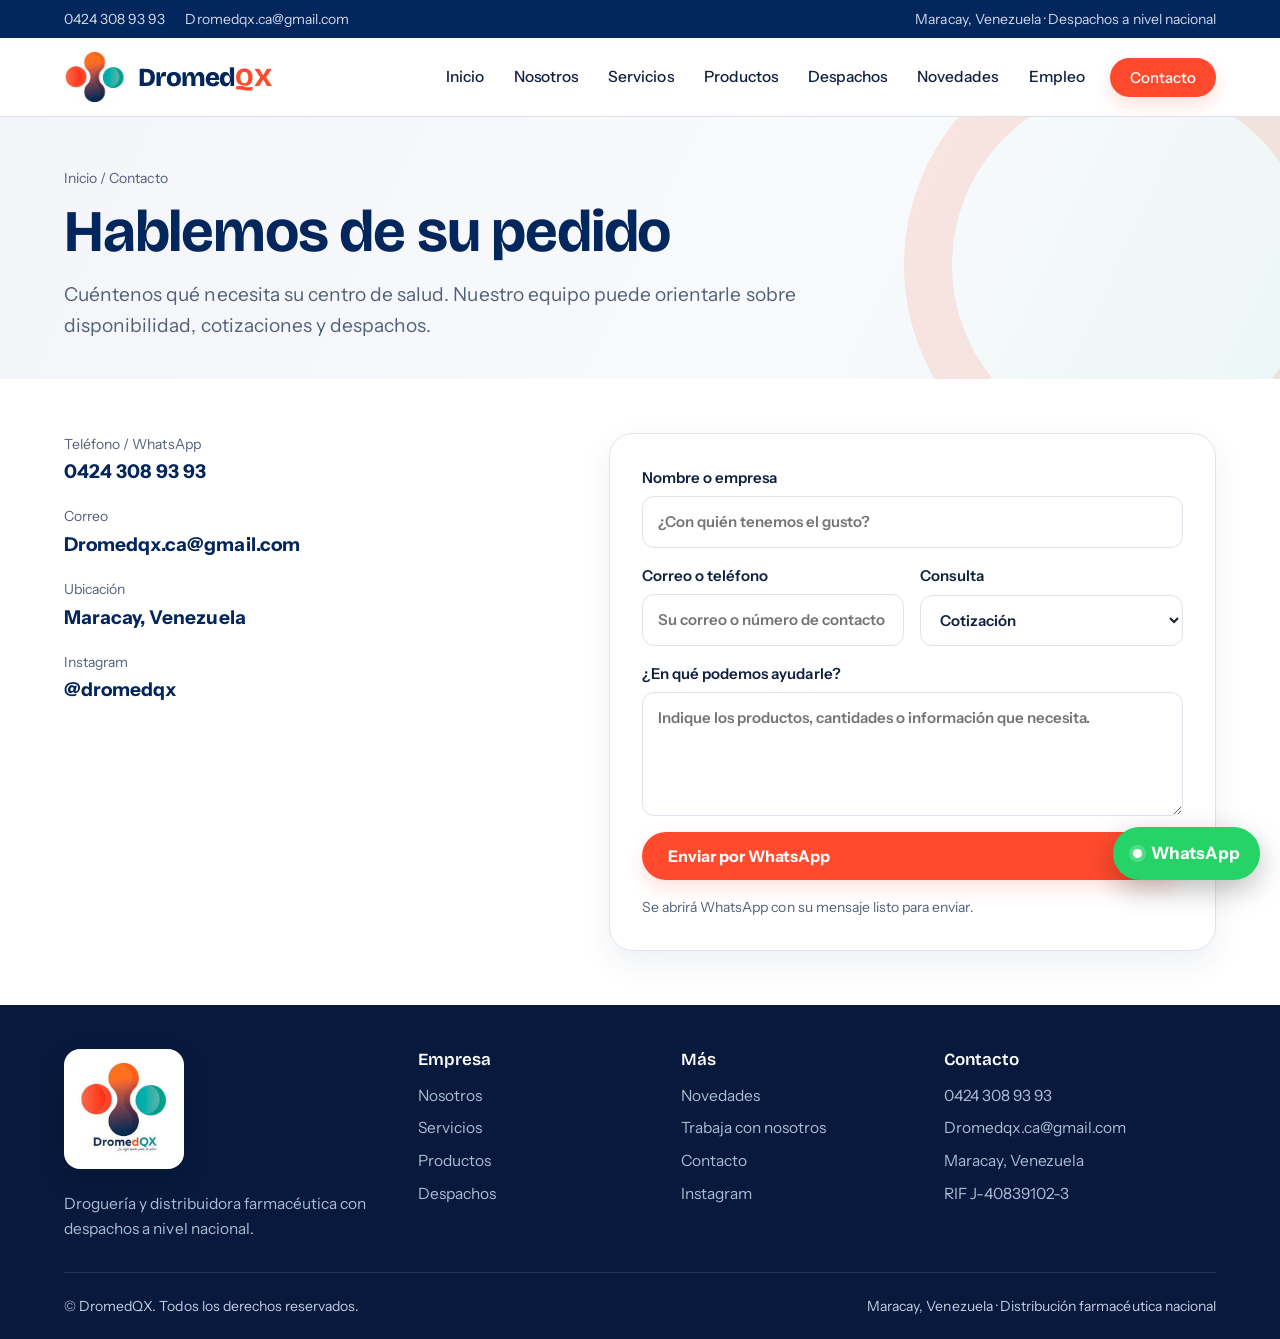
<file: contacto.html>
<!doctype html><html lang="es"><head><meta charset="utf-8"><meta name="viewport" content="width=device-width,initial-scale=1,viewport-fit=cover"><meta name="color-scheme" content="only light"><meta name="supported-color-schemes" content="light"><meta name="darkreader-lock">
<title>Contacto | DromedQX</title><meta name="description" content="Contacte a DromedQX para consultar disponibilidad, solicitar cotizaciones y conocer las condiciones de despacho."><meta name="robots" content="noindex"><meta property="og:type" content="website"><meta property="og:site_name" content="DromedQX"><meta property="og:locale" content="es_VE"><meta property="og:title" content="Contacto · DromedQX"><meta property="og:description" content="Contacte a DromedQX."><meta property="og:url" content="https://aguilarzrw.github.io/dromedqx-web/contacto.html"><meta property="og:image" content="https://aguilarzrw.github.io/dromedqx-web/assets/og.png"><meta property="og:image:width" content="1200"><meta property="og:image:height" content="630"><meta property="og:image:alt" content="DromedQX, droguería y distribuidora farmacéutica"><meta name="twitter:card" content="summary_large_image"><meta name="twitter:title" content="Contacto · DromedQX"><meta name="twitter:description" content="Contacte a DromedQX."><meta name="twitter:image" content="https://aguilarzrw.github.io/dromedqx-web/assets/og.png"><meta name="theme-color" content="#03265c">
<link rel="icon" href="assets/favicon.png"><link rel="preconnect" href="https://scontent-sea5-2.cdninstagram.com" crossorigin><link rel="preconnect" href="https://fonts.googleapis.com"><link rel="preconnect" href="https://fonts.gstatic.com" crossorigin>
<link href="https://fonts.googleapis.com/css2?family=Bricolage+Grotesque:opsz,wght@12..96,500;12..96,600;12..96,700;12..96,800&family=Instrument+Sans:wght@400;500;600;700&display=swap" rel="stylesheet">
<link rel="stylesheet" href="assets/style.css"><script>function fb(i){if(!i.dataset.f){i.dataset.f=1;i.src="https://images.weserv.nl/?w=800&q=75&url="+encodeURIComponent(i.dataset.o)}else i.remove()}</script></head><body>
<div class="top"><div class="wrap"><span><a href="tel:+584243089393">0424 308 93 93</a><a href="mailto:Dromedqx.ca@gmail.com">Dromedqx.ca@gmail.com</a></span><span>Maracay, Venezuela · Despachos a nivel nacional</span></div></div>
<header class="h"><div class="wrap hb"><a class="brand" href="index.html" aria-label="DromedQX, inicio"><img src="assets/logo-mark.png" alt=""><b>Dromed<i>QX</i></b></a>
<button class="burger" aria-expanded="false" aria-label="Abrir menú"><span></span></button>
<nav class="m" aria-label="Principal"><a href="index.html">Inicio</a><a href="nosotros.html">Nosotros</a><a href="servicios.html">Servicios</a><a href="productos.html">Productos</a><a href="despachos.html">Despachos</a><a href="novedades.html">Novedades</a><a href="trabaja-con-nosotros.html">Empleo</a><a class="btn" href="contacto.html">Contacto</a></nav></div></header>
<main><section class="ph-h"><div class="wrap"><div class="crumb"><a href="index.html">Inicio</a> / Contacto</div><h1>Hablemos de su pedido</h1><p class="lead">Cuéntenos qué necesita su centro de salud. Nuestro equipo puede orientarle sobre disponibilidad, cotizaciones y despachos.</p></div></section>
<section><div class="wrap cg"><div class="ci"><a href="tel:+584243089393"><small>Teléfono / WhatsApp</small><b>0424 308 93 93</b></a><a href="mailto:Dromedqx.ca@gmail.com"><small>Correo</small><b>Dromedqx.ca@gmail.com</b></a><div><small>Ubicación</small><b>Maracay, Venezuela</b></div><a href="https://www.instagram.com/dromedqx/"><small>Instagram</small><b>@dromedqx</b></a></div>
<form id="cf"><label>Nombre o empresa<input name="n" required autocomplete="organization" placeholder="¿Con quién tenemos el gusto?"></label><div class="fr"><label>Correo o teléfono<input name="e" required autocomplete="email" placeholder="Su correo o número de contacto"></label><label>Consulta<select name="t"><option>Cotización</option><option>Crédito</option><option>Despachos</option><option>Otro</option></select></label></div><label>¿En qué podemos ayudarle?<textarea name="m" rows="4" required placeholder="Indique los productos, cantidades o información que necesita."></textarea></label><button class="btn" type="submit">Enviar por WhatsApp</button><p class="note">Se abrirá WhatsApp con su mensaje listo para enviar.</p></form></div></section></main>
<footer><div class="wrap"><div class="fg">
<div><div class="lg"><img src="assets/logo-full.png" alt="DromedQX"></div><p>Droguería y distribuidora farmacéutica con despachos a nivel nacional.</p></div>
<div><h4>Empresa</h4><ul><li><a href="nosotros.html">Nosotros</a></li><li><a href="servicios.html">Servicios</a></li><li><a href="productos.html">Productos</a></li><li><a href="despachos.html">Despachos</a></li></ul></div>
<div><h4>Más</h4><ul><li><a href="novedades.html">Novedades</a></li><li><a href="trabaja-con-nosotros.html">Trabaja con nosotros</a></li><li><a href="contacto.html">Contacto</a></li><li><a href="https://www.instagram.com/dromedqx/" rel="noopener">Instagram</a></li></ul></div>
<div><h4>Contacto</h4><ul><li><a href="tel:+584243089393">0424 308 93 93</a></li><li><a href="mailto:Dromedqx.ca@gmail.com">Dromedqx.ca@gmail.com</a></li><li>Maracay, Venezuela</li><li>RIF J-40839102-3</li></ul></div></div>
<div class="fb"><span>© DromedQX. Todos los derechos reservados.</span><span>Maracay, Venezuela · Distribución farmacéutica nacional</span></div></div></footer>
<a class="wa" href="https://wa.me/584243089393" target="_blank" rel="noopener" aria-label="Escribir por WhatsApp">WhatsApp</a>
<script src="assets/site.js" defer></script></body></html>
</file>
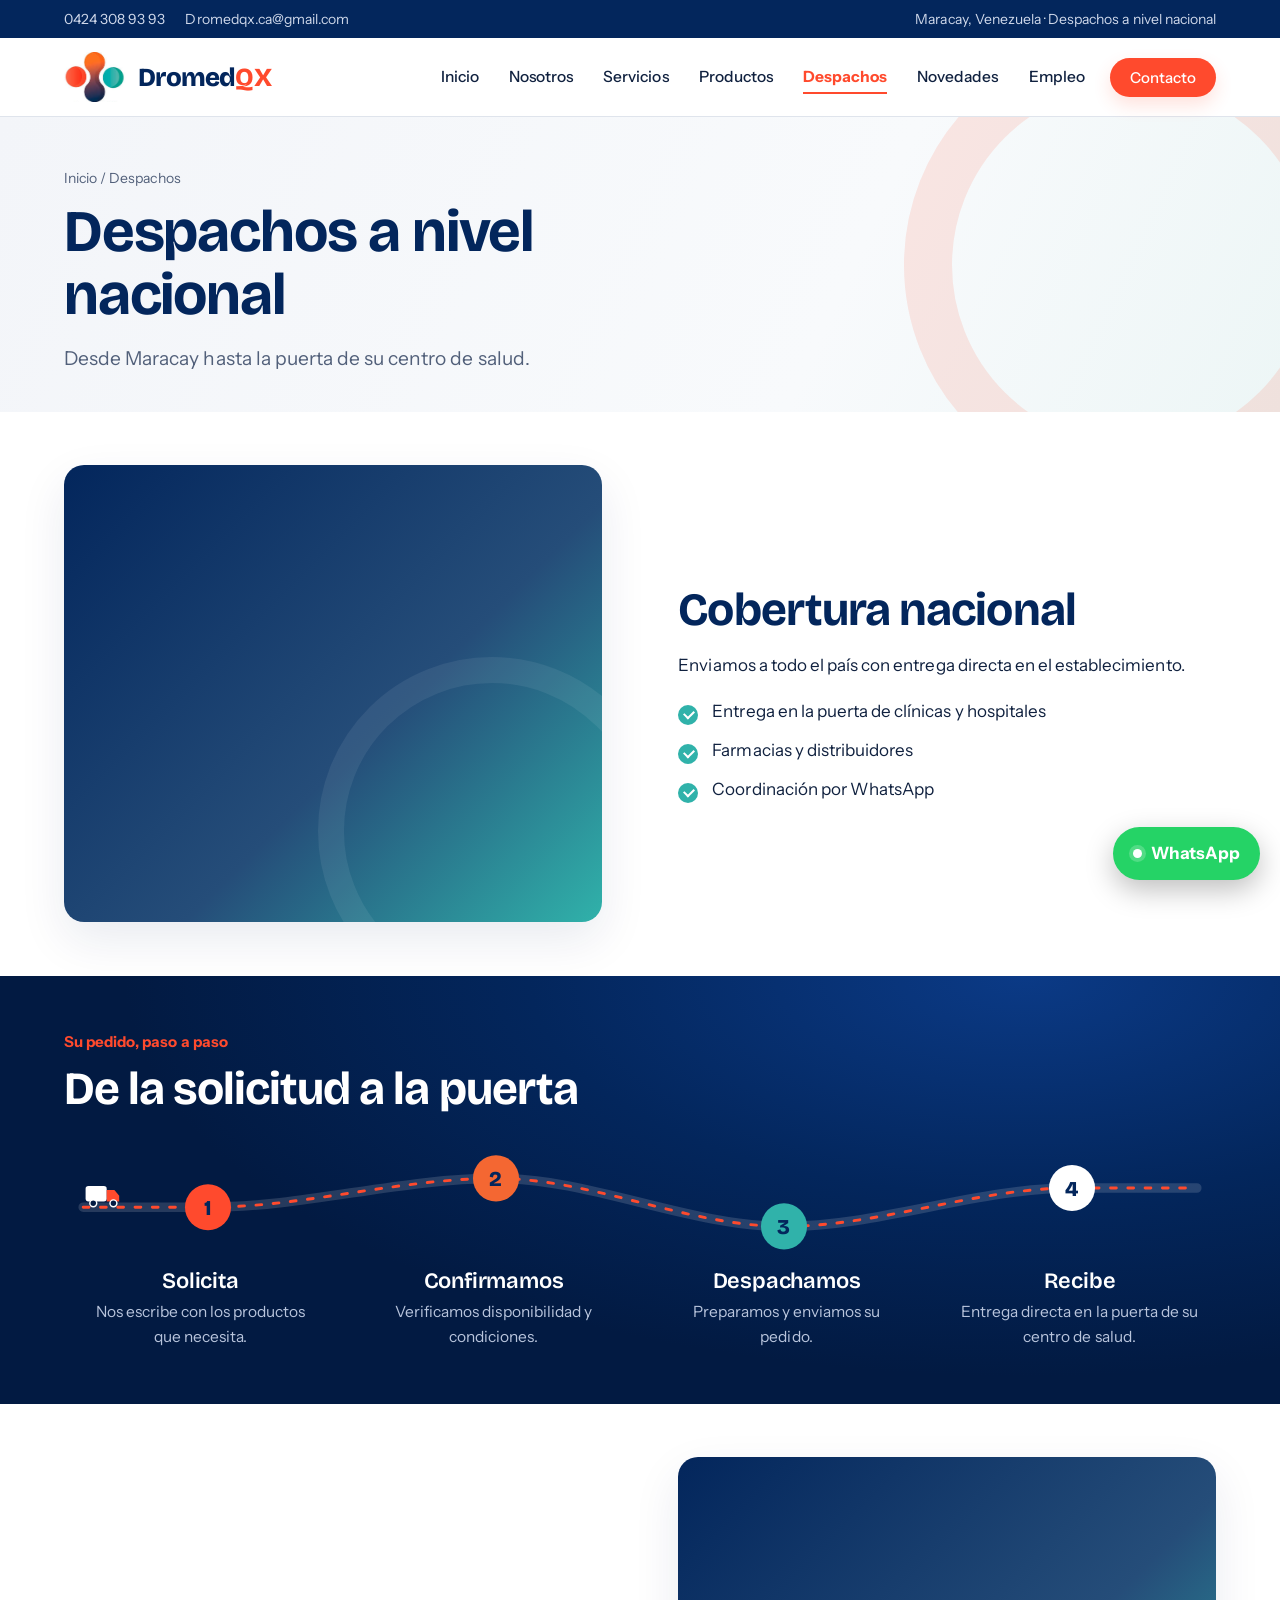
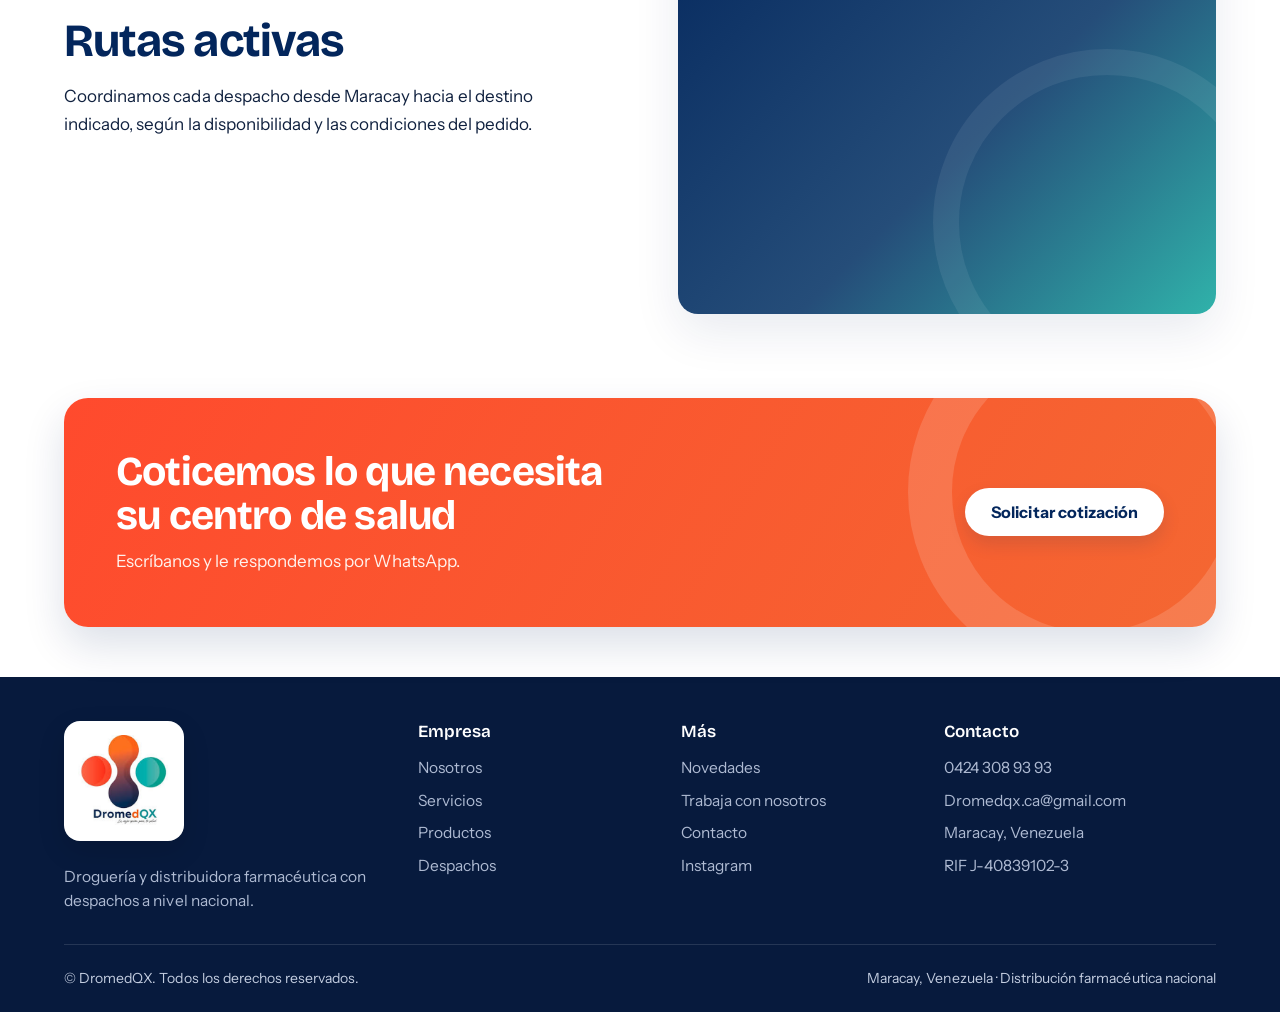
<file: despachos.html>
<!doctype html><html lang="es"><head><meta charset="utf-8"><meta name="viewport" content="width=device-width,initial-scale=1,viewport-fit=cover"><meta name="color-scheme" content="only light"><meta name="supported-color-schemes" content="light"><meta name="darkreader-lock">
<title>Despachos nacionales | DromedQX</title><meta name="description" content="Conozca cómo coordinamos los despachos de medicamentos e insumos médicos desde Maracay hacia centros de salud en Venezuela."><meta name="robots" content="noindex"><meta property="og:type" content="website"><meta property="og:site_name" content="DromedQX"><meta property="og:locale" content="es_VE"><meta property="og:title" content="Despachos · DromedQX"><meta property="og:description" content="Despachos a nivel nacional desde Maracay."><meta property="og:url" content="https://aguilarzrw.github.io/dromedqx-web/despachos.html"><meta property="og:image" content="https://aguilarzrw.github.io/dromedqx-web/assets/og.png"><meta property="og:image:width" content="1200"><meta property="og:image:height" content="630"><meta property="og:image:alt" content="DromedQX, droguería y distribuidora farmacéutica"><meta name="twitter:card" content="summary_large_image"><meta name="twitter:title" content="Despachos · DromedQX"><meta name="twitter:description" content="Despachos a nivel nacional desde Maracay."><meta name="twitter:image" content="https://aguilarzrw.github.io/dromedqx-web/assets/og.png"><meta name="theme-color" content="#03265c">
<link rel="icon" href="assets/favicon.png"><link rel="preconnect" href="https://scontent-sea5-2.cdninstagram.com" crossorigin><link rel="preconnect" href="https://fonts.googleapis.com"><link rel="preconnect" href="https://fonts.gstatic.com" crossorigin>
<link href="https://fonts.googleapis.com/css2?family=Bricolage+Grotesque:opsz,wght@12..96,500;12..96,600;12..96,700;12..96,800&family=Instrument+Sans:wght@400;500;600;700&display=swap" rel="stylesheet">
<link rel="stylesheet" href="assets/style.css"><script>function fb(i){if(!i.dataset.f){i.dataset.f=1;i.src="https://images.weserv.nl/?w=800&q=75&url="+encodeURIComponent(i.dataset.o)}else i.remove()}</script></head><body>
<div class="top"><div class="wrap"><span><a href="tel:+584243089393">0424 308 93 93</a><a href="mailto:Dromedqx.ca@gmail.com">Dromedqx.ca@gmail.com</a></span><span>Maracay, Venezuela · Despachos a nivel nacional</span></div></div>
<header class="h"><div class="wrap hb"><a class="brand" href="index.html" aria-label="DromedQX, inicio"><img src="assets/logo-mark.png" alt=""><b>Dromed<i>QX</i></b></a>
<button class="burger" aria-expanded="false" aria-label="Abrir menú"><span></span></button>
<nav class="m" aria-label="Principal"><a href="index.html">Inicio</a><a href="nosotros.html">Nosotros</a><a href="servicios.html">Servicios</a><a href="productos.html">Productos</a><a href="despachos.html" aria-current=page>Despachos</a><a href="novedades.html">Novedades</a><a href="trabaja-con-nosotros.html">Empleo</a><a class="btn" href="contacto.html">Contacto</a></nav></div></header>
<main><section class="ph-h"><div class="wrap"><div class="crumb"><a href="index.html">Inicio</a> / Despachos</div><h1>Despachos a nivel nacional</h1><p class="lead">Desde Maracay hasta la puerta de su centro de salud.</p></div></section>
<section><div class="wrap split"><div class="ph " style=""><img src="https://scontent-sea5-1.cdninstagram.com/v/t51.82787-15/861826036_18073353266723736_492414748892746274_n.jpg?stp=dst-jpg_e15_tt6&_nc_cat=111&_nc_map=urlgen_bucketless&cb=30a688f7-ea5c0a5a&ig_cache_key=NDAxOTQ3MzI0NjIxODgxOTMyMzE4MDczMzUzMjYzNzIzNzM2.3-ccb7-5-cb30a688f7-ea5c0a5a&ccb=7-5&_nc_sid=58cdad&efg=eyJ2ZW5jb2RlX3RhZyI6IkNMSVBTLnhwaWRzLjc1MC5zZHIudmlkZW9fZGVmYXVsdF9jb3Zlcl9mcmFtZS5DMyJ9&_nc_ohc=4gvsBXUv70gQ7kNvwHQGWpI&_nc_oc=AdoEM6iUqic45T5WLgyokrMRAyu9SVVyP_I_LpeArquriWBEUHANFj1pHhyDKceFKP0&_nc_zt=23&_nc_ht=scontent-sea5-1.cdninstagram.com&_nc_gid=YKhUAAevLilpVdO94preXA&_nc_ss=7baaf&oh=00_AQRTRdyoQe68gaomhT6uiC6uF-_QlpQ7XH2_HIRAz4mXqw&oe=6AFBD447" data-o="https://scontent-sea5-1.cdninstagram.com/v/t51.82787-15/861826036_18073353266723736_492414748892746274_n.jpg?stp=dst-jpg_e15_tt6&_nc_cat=111&_nc_map=urlgen_bucketless&cb=30a688f7-ea5c0a5a&ig_cache_key=NDAxOTQ3MzI0NjIxODgxOTMyMzE4MDczMzUzMjYzNzIzNzM2.3-ccb7-5-cb30a688f7-ea5c0a5a&ccb=7-5&_nc_sid=58cdad&efg=eyJ2ZW5jb2RlX3RhZyI6IkNMSVBTLnhwaWRzLjc1MC5zZHIudmlkZW9fZGVmYXVsdF9jb3Zlcl9mcmFtZS5DMyJ9&_nc_ohc=4gvsBXUv70gQ7kNvwHQGWpI&_nc_oc=AdoEM6iUqic45T5WLgyokrMRAyu9SVVyP_I_LpeArquriWBEUHANFj1pHhyDKceFKP0&_nc_zt=23&_nc_ht=scontent-sea5-1.cdninstagram.com&_nc_gid=YKhUAAevLilpVdO94preXA&_nc_ss=7baaf&oh=00_AQRTRdyoQe68gaomhT6uiC6uF-_QlpQ7XH2_HIRAz4mXqw&oe=6AFBD447" alt="Unidad de despacho" loading="eager" decoding="async" onload="this.parentNode.classList.add('ok')" onerror="fb(this)"></div><div class="tx in"><h2>Cobertura nacional</h2><p>Enviamos a todo el país con entrega directa en el establecimiento.</p><ul class="ticks"><li>Entrega en la puerta de clínicas y hospitales</li><li>Farmacias y distribuidores</li><li>Coordinación por WhatsApp</li></ul></div></div></section>
<section class="jr-sec"><div class="wrap"><div class="sh"><span class="tag">Su pedido, paso a paso</span><h2>De la solicitud a la puerta</h2></div><svg class="jr-svg" viewBox="0 0 1200 130" aria-hidden="true" focusable="false"><path id="jrp" d="M20 70 L150 70 C 250 70 350 40 450 40 S 650 90 750 90 S 950 50 1050 50 L1180 50" fill="none" stroke="rgba(255,255,255,.14)" stroke-width="10" stroke-linecap="round"/><path class="jd" d="M20 70 L150 70 C 250 70 350 40 450 40 S 650 90 750 90 S 950 50 1050 50 L1180 50" fill="none" stroke="#ff4a2d" stroke-width="3" stroke-linecap="round"/><g class="jn" style="animation-delay:0.72s"><circle cx="150" cy="70" r="24" fill="#ff4a2d"/><text x="150" y="78" text-anchor="middle" fill="#03265c">1</text></g><g class="jn" style="animation-delay:2.98s"><circle cx="450" cy="40" r="24" fill="#f46732"/><text x="450" y="48" text-anchor="middle" fill="#03265c">2</text></g><g class="jn" style="animation-delay:5.22s"><circle cx="750" cy="90" r="24" fill="#30b2aa"/><text x="750" y="98" text-anchor="middle" fill="#03265c">3</text></g><g class="jn" style="animation-delay:7.47s"><circle cx="1050" cy="50" r="24" fill="#ffffff"/><text x="1050" y="58" text-anchor="middle" fill="#03265c">4</text></g><g><rect x="-17" y="-22" width="22" height="16" rx="3" fill="#fff"/><path d="M5 -18h8l5 6v6H5z" fill="#ff4a2d"/><circle cx="-9" cy="-4" r="3.6" fill="#021a42" stroke="#fff" stroke-width="1.5"/><circle cx="12" cy="-4" r="3.6" fill="#021a42" stroke="#fff" stroke-width="1.5"/><animateMotion dur="9s" repeatCount="indefinite" rotate="0"><mpath href="#jrp"/></animateMotion></g></svg><ol class="jr-steps"><li><span class="jr-n n1">1</span><h3>Solicita</h3><p>Nos escribe con los productos que necesita.</p></li><li><span class="jr-n n2">2</span><h3>Confirmamos</h3><p>Verificamos disponibilidad y condiciones.</p></li><li><span class="jr-n n3">3</span><h3>Despachamos</h3><p>Preparamos y enviamos su pedido.</p></li><li><span class="jr-n n4">4</span><h3>Recibe</h3><p>Entrega directa en la puerta de su centro de salud.</p></li></ol></div></section>
<section><div class="wrap split r"><div class="ph " style=""><img src="https://scontent-sea5-2.cdninstagram.com/v/t51.82787-15/843116922_18069996374723736_881270437791760561_n.jpg?stp=dst-jpg_e15_tt6&_nc_cat=110&_nc_map=urlgen_bucketless&cb=30a688f7-ea5c0a5a&ig_cache_key=NDAwMzQ4MDkyNzE2MjU3MzkwNzE4MDY5OTk2MzcxNzIzNzM2.3-ccb7-5-cb30a688f7-ea5c0a5a&ccb=7-5&_nc_sid=58cdad&efg=eyJ2ZW5jb2RlX3RhZyI6IkNMSVBTLnhwaWRzLjQ4MC5zZHIudmlkZW9fZGVmYXVsdF9jb3Zlcl9mcmFtZS5DMyJ9&_nc_ohc=pcVTtOFpNCwQ7kNvwGUXvQH&_nc_oc=AdpxjwoYc5RAQjoBFej5m3d4qbskggBVnjVVEouynqscqW4hX8ScXC_W10epGYNuJUQ&_nc_zt=23&_nc_ht=scontent-sea5-2.cdninstagram.com&_nc_gid=YKhUAAevLilpVdO94preXA&_nc_ss=7baaf&oh=00_AQRXWHuZSio9bc-cjmC599N-S_DQIsrp8SfyfrHnatqX3w&oe=6AFBF4ED" data-o="https://scontent-sea5-2.cdninstagram.com/v/t51.82787-15/843116922_18069996374723736_881270437791760561_n.jpg?stp=dst-jpg_e15_tt6&_nc_cat=110&_nc_map=urlgen_bucketless&cb=30a688f7-ea5c0a5a&ig_cache_key=NDAwMzQ4MDkyNzE2MjU3MzkwNzE4MDY5OTk2MzcxNzIzNzM2.3-ccb7-5-cb30a688f7-ea5c0a5a&ccb=7-5&_nc_sid=58cdad&efg=eyJ2ZW5jb2RlX3RhZyI6IkNMSVBTLnhwaWRzLjQ4MC5zZHIudmlkZW9fZGVmYXVsdF9jb3Zlcl9mcmFtZS5DMyJ9&_nc_ohc=pcVTtOFpNCwQ7kNvwGUXvQH&_nc_oc=AdpxjwoYc5RAQjoBFej5m3d4qbskggBVnjVVEouynqscqW4hX8ScXC_W10epGYNuJUQ&_nc_zt=23&_nc_ht=scontent-sea5-2.cdninstagram.com&_nc_gid=YKhUAAevLilpVdO94preXA&_nc_ss=7baaf&oh=00_AQRXWHuZSio9bc-cjmC599N-S_DQIsrp8SfyfrHnatqX3w&oe=6AFBF4ED" alt="Despacho a Valencia" loading="lazy" decoding="async" onload="this.parentNode.classList.add('ok')" onerror="fb(this)"></div><div class="tx in"><h2>Rutas activas</h2><p>Coordinamos cada despacho desde Maracay hacia el destino indicado, según la disponibilidad y las condiciones del pedido.</p><p class="note"></p></div></div></section><section class="cta-section"><div class="wrap"><div class="cta in"><div><h2>Coticemos lo que necesita su centro de salud</h2><p>Escríbanos y le respondemos por WhatsApp.</p></div><a class="btn w" href="contacto.html">Solicitar cotización</a></div></div></section></main>
<footer><div class="wrap"><div class="fg">
<div><div class="lg"><img src="assets/logo-full.png" alt="DromedQX"></div><p>Droguería y distribuidora farmacéutica con despachos a nivel nacional.</p></div>
<div><h4>Empresa</h4><ul><li><a href="nosotros.html">Nosotros</a></li><li><a href="servicios.html">Servicios</a></li><li><a href="productos.html">Productos</a></li><li><a href="despachos.html">Despachos</a></li></ul></div>
<div><h4>Más</h4><ul><li><a href="novedades.html">Novedades</a></li><li><a href="trabaja-con-nosotros.html">Trabaja con nosotros</a></li><li><a href="contacto.html">Contacto</a></li><li><a href="https://www.instagram.com/dromedqx/" rel="noopener">Instagram</a></li></ul></div>
<div><h4>Contacto</h4><ul><li><a href="tel:+584243089393">0424 308 93 93</a></li><li><a href="mailto:Dromedqx.ca@gmail.com">Dromedqx.ca@gmail.com</a></li><li>Maracay, Venezuela</li><li>RIF J-40839102-3</li></ul></div></div>
<div class="fb"><span>© DromedQX. Todos los derechos reservados.</span><span>Maracay, Venezuela · Distribución farmacéutica nacional</span></div></div></footer>
<a class="wa" href="https://wa.me/584243089393" target="_blank" rel="noopener" aria-label="Escribir por WhatsApp">WhatsApp</a>
<script src="assets/site.js" defer></script></body></html>
</file>
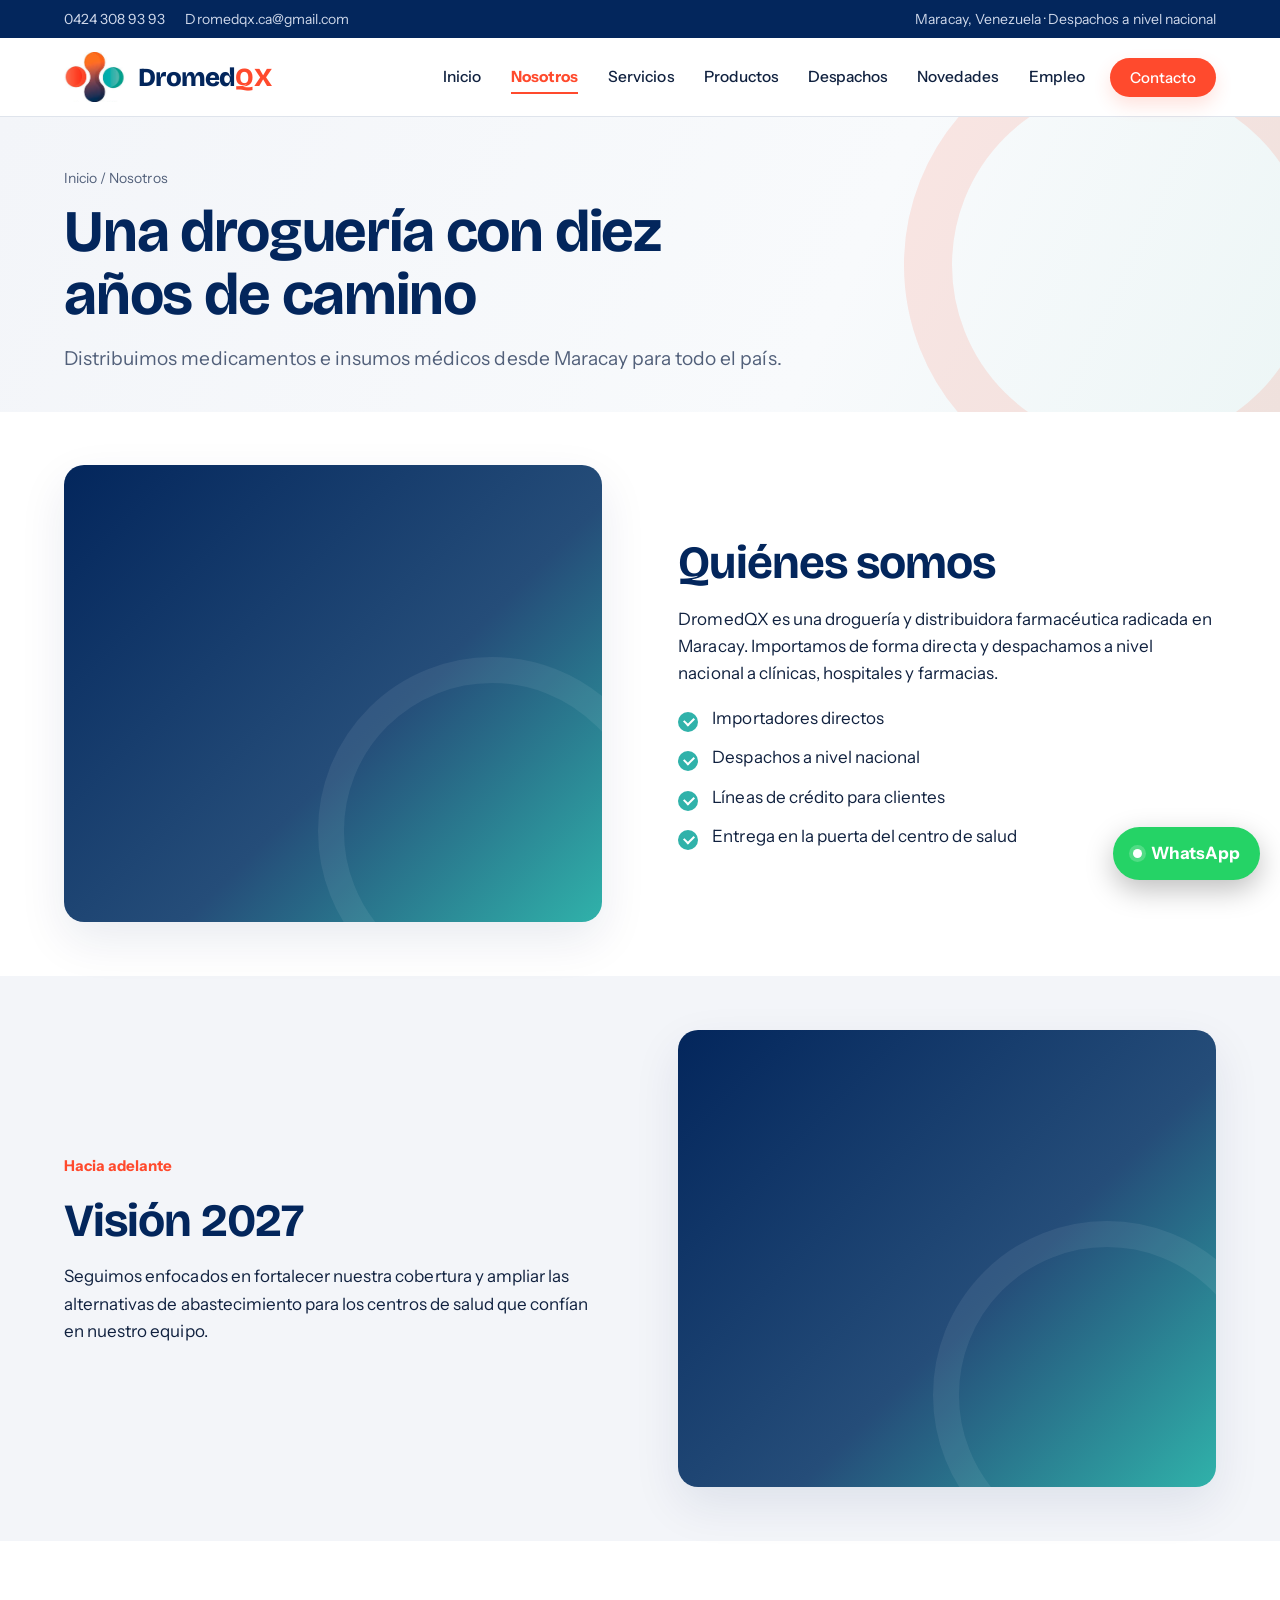
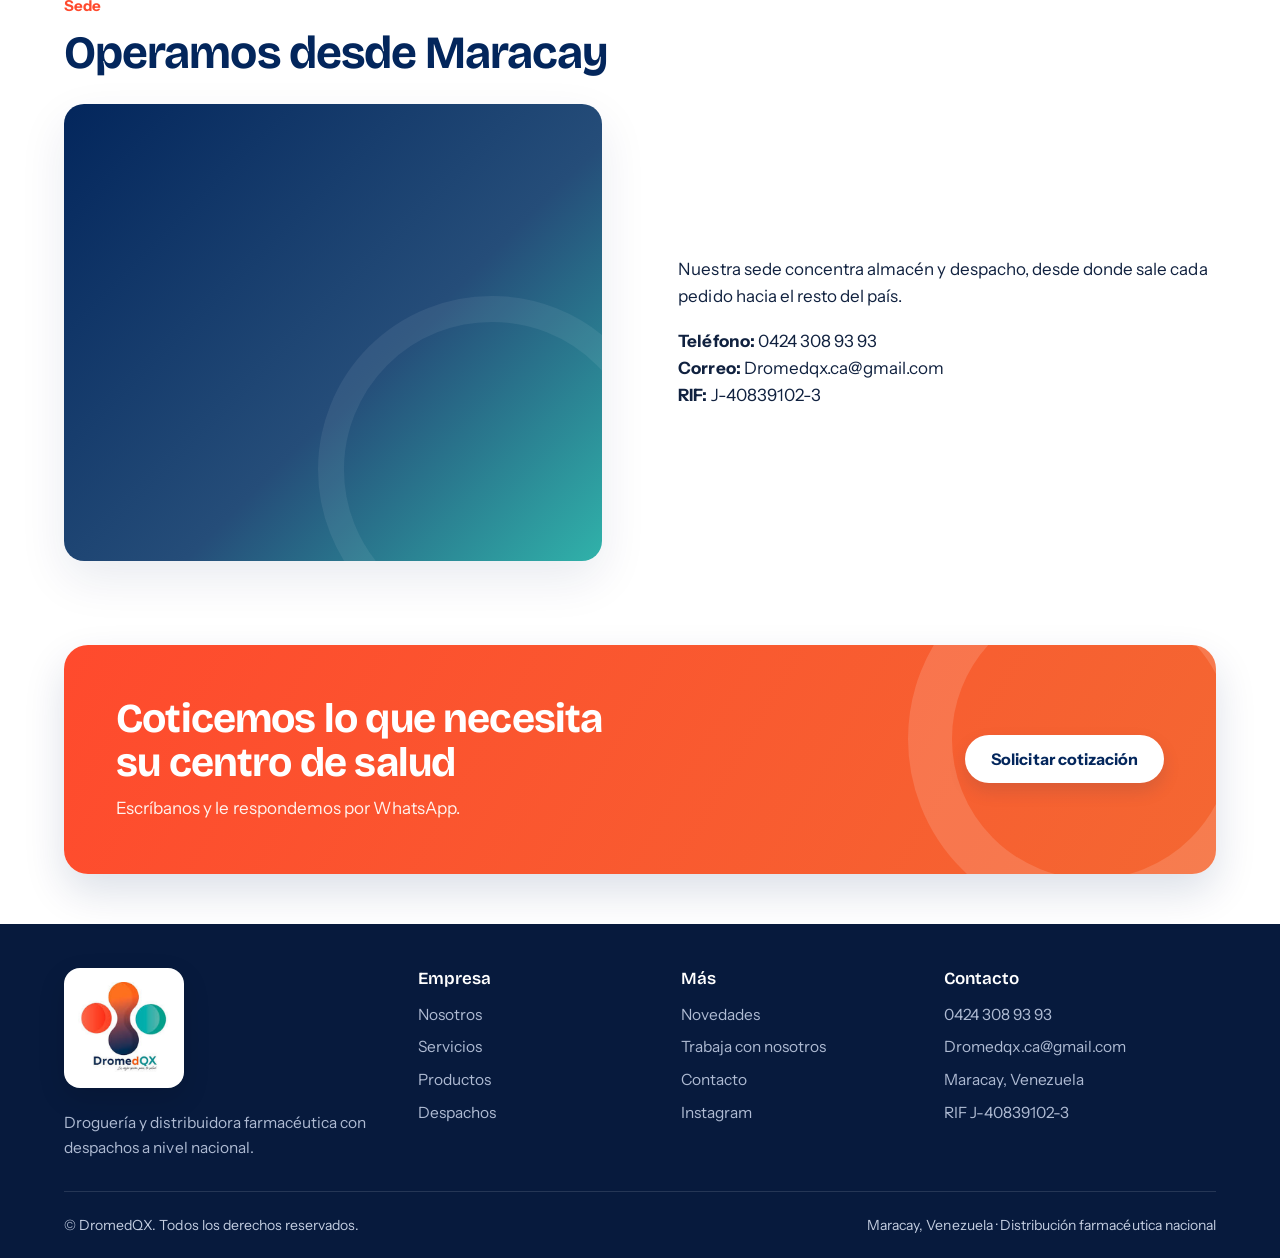
<file: nosotros.html>
<!doctype html><html lang="es"><head><meta charset="utf-8"><meta name="viewport" content="width=device-width,initial-scale=1,viewport-fit=cover"><meta name="color-scheme" content="only light"><meta name="supported-color-schemes" content="light"><meta name="darkreader-lock">
<title>Nosotros | DromedQX</title><meta name="description" content="Conozca DromedQX, droguería y distribuidora farmacéutica con sede en Maracay y atención a centros de salud."><meta name="robots" content="noindex"><meta property="og:type" content="website"><meta property="og:site_name" content="DromedQX"><meta property="og:locale" content="es_VE"><meta property="og:title" content="Nosotros · DromedQX"><meta property="og:description" content="Más de 10 años distribuyendo medicamentos e insumos en Venezuela."><meta property="og:url" content="https://aguilarzrw.github.io/dromedqx-web/nosotros.html"><meta property="og:image" content="https://aguilarzrw.github.io/dromedqx-web/assets/og.png"><meta property="og:image:width" content="1200"><meta property="og:image:height" content="630"><meta property="og:image:alt" content="DromedQX, droguería y distribuidora farmacéutica"><meta name="twitter:card" content="summary_large_image"><meta name="twitter:title" content="Nosotros · DromedQX"><meta name="twitter:description" content="Más de 10 años distribuyendo medicamentos e insumos en Venezuela."><meta name="twitter:image" content="https://aguilarzrw.github.io/dromedqx-web/assets/og.png"><meta name="theme-color" content="#03265c">
<link rel="icon" href="assets/favicon.png"><link rel="preconnect" href="https://scontent-sea5-2.cdninstagram.com" crossorigin><link rel="preconnect" href="https://fonts.googleapis.com"><link rel="preconnect" href="https://fonts.gstatic.com" crossorigin>
<link href="https://fonts.googleapis.com/css2?family=Bricolage+Grotesque:opsz,wght@12..96,500;12..96,600;12..96,700;12..96,800&family=Instrument+Sans:wght@400;500;600;700&display=swap" rel="stylesheet">
<link rel="stylesheet" href="assets/style.css"><script>function fb(i){if(!i.dataset.f){i.dataset.f=1;i.src="https://images.weserv.nl/?w=800&q=75&url="+encodeURIComponent(i.dataset.o)}else i.remove()}</script></head><body>
<div class="top"><div class="wrap"><span><a href="tel:+584243089393">0424 308 93 93</a><a href="mailto:Dromedqx.ca@gmail.com">Dromedqx.ca@gmail.com</a></span><span>Maracay, Venezuela · Despachos a nivel nacional</span></div></div>
<header class="h"><div class="wrap hb"><a class="brand" href="index.html" aria-label="DromedQX, inicio"><img src="assets/logo-mark.png" alt=""><b>Dromed<i>QX</i></b></a>
<button class="burger" aria-expanded="false" aria-label="Abrir menú"><span></span></button>
<nav class="m" aria-label="Principal"><a href="index.html">Inicio</a><a href="nosotros.html" aria-current=page>Nosotros</a><a href="servicios.html">Servicios</a><a href="productos.html">Productos</a><a href="despachos.html">Despachos</a><a href="novedades.html">Novedades</a><a href="trabaja-con-nosotros.html">Empleo</a><a class="btn" href="contacto.html">Contacto</a></nav></div></header>
<main><section class="ph-h"><div class="wrap"><div class="crumb"><a href="index.html">Inicio</a> / Nosotros</div><h1>Una droguería con diez años de camino</h1><p class="lead">Distribuimos medicamentos e insumos médicos desde Maracay para todo el país.</p></div></section>
<section><div class="wrap split"><div class="ph " style=""><img src="https://scontent-sea5-1.cdninstagram.com/v/t51.82787-15/867022153_18072721745723736_3160097498921692568_n.jpg?stp=dst-jpg_e15_tt6&_nc_cat=106&_nc_map=urlgen_bucketless&cb=30a688f7-ea5c0a5a&ig_cache_key=NDAxNjYyODg3ODYxNzI1MTM3NzE4MDcyNzIxNzQyNzIzNzM2.3-ccb7-5-cb30a688f7-ea5c0a5a&ccb=7-5&_nc_sid=58cdad&efg=eyJ2ZW5jb2RlX3RhZyI6IkNMSVBTLnhwaWRzLjc1MC5zZHIudmlkZW9fZGVmYXVsdF9jb3Zlcl9mcmFtZS5DMyJ9&_nc_ohc=vir83RXKq_IQ7kNvwFwj1sQ&_nc_oc=AdoazDxt4cyFC-mntyLdgFgl7OV2YW8C_zA8w3S3nHOrMJzR9vdYV0v6B7ca8m5zZQ4&_nc_zt=23&_nc_ht=scontent-sea5-1.cdninstagram.com&_nc_gid=YKhUAAevLilpVdO94preXA&_nc_ss=7baaf&oh=00_AQTmGTgzCu2YkStizl3JYVSpC_1d1VOd0_e_3j1yoLu43A&oe=6AFC039A" data-o="https://scontent-sea5-1.cdninstagram.com/v/t51.82787-15/867022153_18072721745723736_3160097498921692568_n.jpg?stp=dst-jpg_e15_tt6&_nc_cat=106&_nc_map=urlgen_bucketless&cb=30a688f7-ea5c0a5a&ig_cache_key=NDAxNjYyODg3ODYxNzI1MTM3NzE4MDcyNzIxNzQyNzIzNzM2.3-ccb7-5-cb30a688f7-ea5c0a5a&ccb=7-5&_nc_sid=58cdad&efg=eyJ2ZW5jb2RlX3RhZyI6IkNMSVBTLnhwaWRzLjc1MC5zZHIudmlkZW9fZGVmYXVsdF9jb3Zlcl9mcmFtZS5DMyJ9&_nc_ohc=vir83RXKq_IQ7kNvwFwj1sQ&_nc_oc=AdoazDxt4cyFC-mntyLdgFgl7OV2YW8C_zA8w3S3nHOrMJzR9vdYV0v6B7ca8m5zZQ4&_nc_zt=23&_nc_ht=scontent-sea5-1.cdninstagram.com&_nc_gid=YKhUAAevLilpVdO94preXA&_nc_ss=7baaf&oh=00_AQTmGTgzCu2YkStizl3JYVSpC_1d1VOd0_e_3j1yoLu43A&oe=6AFC039A" alt="Equipo DromedQX" loading="lazy" decoding="async" onload="this.parentNode.classList.add('ok')" onerror="fb(this)"></div><div class="tx in"><h2>Quiénes somos</h2><p>DromedQX es una droguería y distribuidora farmacéutica radicada en Maracay. Importamos de forma directa y despachamos a nivel nacional a clínicas, hospitales y farmacias.</p><ul class="ticks"><li>Importadores directos</li><li>Despachos a nivel nacional</li><li>Líneas de crédito para clientes</li><li>Entrega en la puerta del centro de salud</li></ul></div></div></section>
<section class="tint"><div class="wrap split r"><div class="ph " style=""><img src="https://scontent-sea5-1.cdninstagram.com/v/t39.30808-6/468443393_17989765496723736_811513861087234416_n.jpg?stp=dst-jpg_e35_tt6&_nc_cat=106&_nc_map=urlgen_bucketless&cb=30a688f7-ea5c0a5a&ig_cache_key=MzQzMzIyMDA3NjkzOTk0OTQxMg%3D%3D.3-ccb7-5-cb30a688f7-ea5c0a5a&ccb=7-5&_nc_sid=58cdad&efg=eyJ2ZW5jb2RlX3RhZyI6IkNBUk9VU0VMX0lURU0ueHBpZHMuMTQ0MC5zZHIucmVndWxhcl9waG90by5DMyJ9&_nc_ohc=Z0eNN_uxfjEQ7kNvwG3wlRk&_nc_oc=Adp8ItnW_PqevpeWjfAlyhfqdVyTW4DdRHOD_EQFFavEPRnoNZs8-cJ50srpSL74ck8&_nc_zt=23&_nc_ht=scontent-sea5-1.cdninstagram.com&_nc_gid=YKhUAAevLilpVdO94preXA&_nc_ss=7baaf&oh=00_AQTuEpu39bNNHypmQY73d9tjEz7invlPq5CR66uq-hzIkg&oe=6AFC035F" data-o="https://scontent-sea5-1.cdninstagram.com/v/t39.30808-6/468443393_17989765496723736_811513861087234416_n.jpg?stp=dst-jpg_e35_tt6&_nc_cat=106&_nc_map=urlgen_bucketless&cb=30a688f7-ea5c0a5a&ig_cache_key=MzQzMzIyMDA3NjkzOTk0OTQxMg%3D%3D.3-ccb7-5-cb30a688f7-ea5c0a5a&ccb=7-5&_nc_sid=58cdad&efg=eyJ2ZW5jb2RlX3RhZyI6IkNBUk9VU0VMX0lURU0ueHBpZHMuMTQ0MC5zZHIucmVndWxhcl9waG90by5DMyJ9&_nc_ohc=Z0eNN_uxfjEQ7kNvwG3wlRk&_nc_oc=Adp8ItnW_PqevpeWjfAlyhfqdVyTW4DdRHOD_EQFFavEPRnoNZs8-cJ50srpSL74ck8&_nc_zt=23&_nc_ht=scontent-sea5-1.cdninstagram.com&_nc_gid=YKhUAAevLilpVdO94preXA&_nc_ss=7baaf&oh=00_AQTuEpu39bNNHypmQY73d9tjEz7invlPq5CR66uq-hzIkg&oe=6AFC035F" alt="Compromiso con el crecimiento" loading="lazy" decoding="async" onload="this.parentNode.classList.add('ok')" onerror="fb(this)"></div><div class="tx in"><span class="tag">Hacia adelante</span><h2>Visión 2027</h2><p>Seguimos enfocados en fortalecer nuestra cobertura y ampliar las alternativas de abastecimiento para los centros de salud que confían en nuestro equipo.</p><p class="note"></p></div></div></section>
<section><div class="wrap"><div class="sh"><span class="tag">Sede</span><h2>Operamos desde Maracay</h2></div><div class="split"><div class="ph " style=""><img src="https://scontent-sea5-1.cdninstagram.com/v/t39.30808-6/468443393_17989765496723736_811513861087234416_n.jpg?stp=dst-jpg_e35_tt6&_nc_cat=106&_nc_map=urlgen_bucketless&cb=30a688f7-ea5c0a5a&ig_cache_key=MzQzMzIyMDA3NjkzOTk0OTQxMg%3D%3D.3-ccb7-5-cb30a688f7-ea5c0a5a&ccb=7-5&_nc_sid=58cdad&efg=eyJ2ZW5jb2RlX3RhZyI6IkNBUk9VU0VMX0lURU0ueHBpZHMuMTQ0MC5zZHIucmVndWxhcl9waG90by5DMyJ9&_nc_ohc=Z0eNN_uxfjEQ7kNvwG3wlRk&_nc_oc=Adp8ItnW_PqevpeWjfAlyhfqdVyTW4DdRHOD_EQFFavEPRnoNZs8-cJ50srpSL74ck8&_nc_zt=23&_nc_ht=scontent-sea5-1.cdninstagram.com&_nc_gid=YKhUAAevLilpVdO94preXA&_nc_ss=7baaf&oh=00_AQTuEpu39bNNHypmQY73d9tjEz7invlPq5CR66uq-hzIkg&oe=6AFC035F" data-o="https://scontent-sea5-1.cdninstagram.com/v/t39.30808-6/468443393_17989765496723736_811513861087234416_n.jpg?stp=dst-jpg_e35_tt6&_nc_cat=106&_nc_map=urlgen_bucketless&cb=30a688f7-ea5c0a5a&ig_cache_key=MzQzMzIyMDA3NjkzOTk0OTQxMg%3D%3D.3-ccb7-5-cb30a688f7-ea5c0a5a&ccb=7-5&_nc_sid=58cdad&efg=eyJ2ZW5jb2RlX3RhZyI6IkNBUk9VU0VMX0lURU0ueHBpZHMuMTQ0MC5zZHIucmVndWxhcl9waG90by5DMyJ9&_nc_ohc=Z0eNN_uxfjEQ7kNvwG3wlRk&_nc_oc=Adp8ItnW_PqevpeWjfAlyhfqdVyTW4DdRHOD_EQFFavEPRnoNZs8-cJ50srpSL74ck8&_nc_zt=23&_nc_ht=scontent-sea5-1.cdninstagram.com&_nc_gid=YKhUAAevLilpVdO94preXA&_nc_ss=7baaf&oh=00_AQTuEpu39bNNHypmQY73d9tjEz7invlPq5CR66uq-hzIkg&oe=6AFC035F" alt="Sede principal de DromedQX" loading="lazy" decoding="async" onload="this.parentNode.classList.add('ok')" onerror="fb(this)"></div><div class="tx"><p>Nuestra sede concentra almacén y despacho, desde donde sale cada pedido hacia el resto del país.</p><p><b>Teléfono:</b> 0424 308 93 93<br><b>Correo:</b> Dromedqx.ca@gmail.com<br><b>RIF:</b> J-40839102-3</p></div></div></div></section><section class="cta-section"><div class="wrap"><div class="cta in"><div><h2>Coticemos lo que necesita su centro de salud</h2><p>Escríbanos y le respondemos por WhatsApp.</p></div><a class="btn w" href="contacto.html">Solicitar cotización</a></div></div></section></main>
<footer><div class="wrap"><div class="fg">
<div><div class="lg"><img src="assets/logo-full.png" alt="DromedQX"></div><p>Droguería y distribuidora farmacéutica con despachos a nivel nacional.</p></div>
<div><h4>Empresa</h4><ul><li><a href="nosotros.html">Nosotros</a></li><li><a href="servicios.html">Servicios</a></li><li><a href="productos.html">Productos</a></li><li><a href="despachos.html">Despachos</a></li></ul></div>
<div><h4>Más</h4><ul><li><a href="novedades.html">Novedades</a></li><li><a href="trabaja-con-nosotros.html">Trabaja con nosotros</a></li><li><a href="contacto.html">Contacto</a></li><li><a href="https://www.instagram.com/dromedqx/" rel="noopener">Instagram</a></li></ul></div>
<div><h4>Contacto</h4><ul><li><a href="tel:+584243089393">0424 308 93 93</a></li><li><a href="mailto:Dromedqx.ca@gmail.com">Dromedqx.ca@gmail.com</a></li><li>Maracay, Venezuela</li><li>RIF J-40839102-3</li></ul></div></div>
<div class="fb"><span>© DromedQX. Todos los derechos reservados.</span><span>Maracay, Venezuela · Distribución farmacéutica nacional</span></div></div></footer>
<a class="wa" href="https://wa.me/584243089393" target="_blank" rel="noopener" aria-label="Escribir por WhatsApp">WhatsApp</a>
<script src="assets/site.js" defer></script></body></html>
</file>
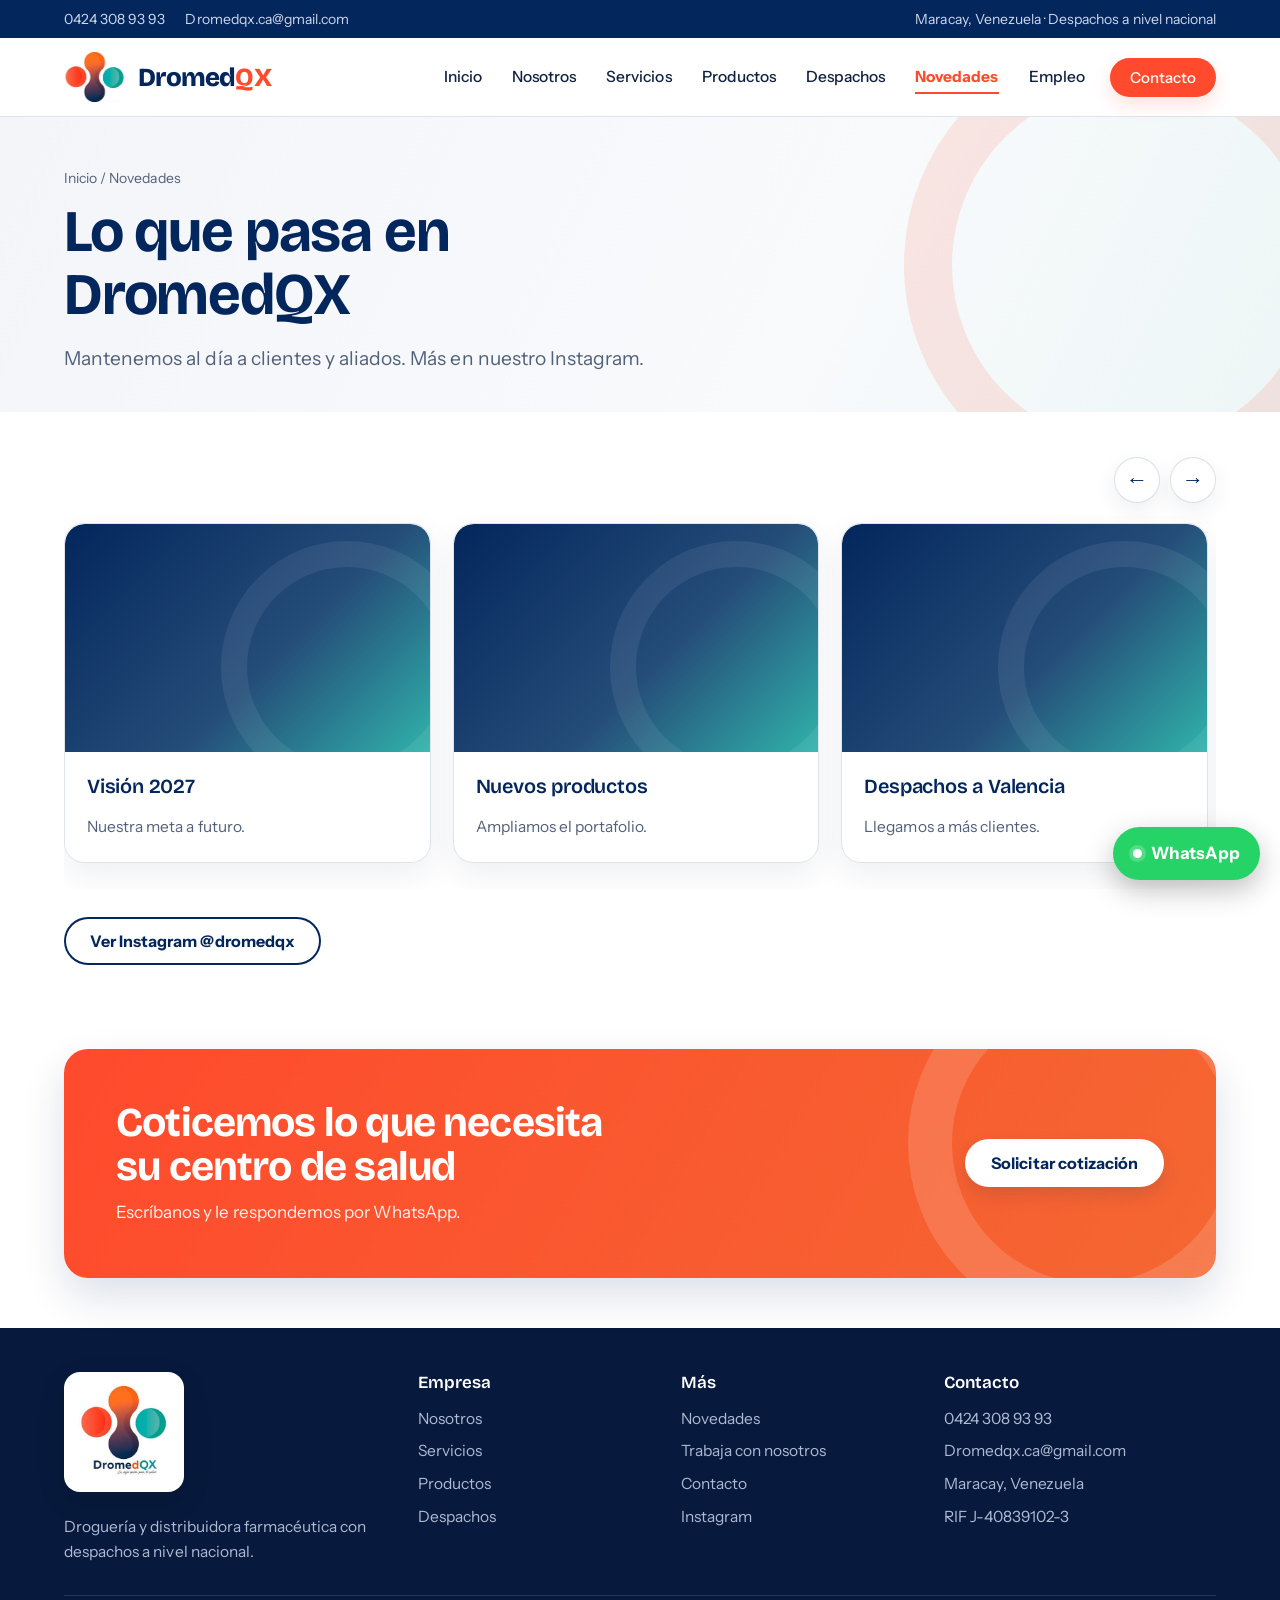
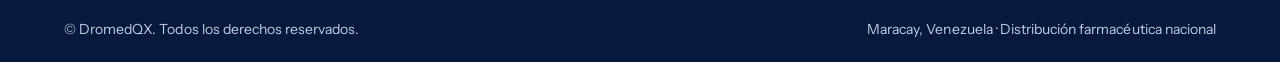
<file: novedades.html>
<!doctype html><html lang="es"><head><meta charset="utf-8"><meta name="viewport" content="width=device-width,initial-scale=1,viewport-fit=cover"><meta name="color-scheme" content="only light"><meta name="supported-color-schemes" content="light"><meta name="darkreader-lock">
<title>Novedades | DromedQX</title><meta name="description" content="Conozca las novedades, actividades y publicaciones de DromedQX. Síganos en Instagram para mantenerse al día."><meta name="robots" content="noindex"><meta property="og:type" content="website"><meta property="og:site_name" content="DromedQX"><meta property="og:locale" content="es_VE"><meta property="og:title" content="Novedades · DromedQX"><meta property="og:description" content="Noticias de DromedQX."><meta property="og:url" content="https://aguilarzrw.github.io/dromedqx-web/novedades.html"><meta property="og:image" content="https://aguilarzrw.github.io/dromedqx-web/assets/og.png"><meta property="og:image:width" content="1200"><meta property="og:image:height" content="630"><meta property="og:image:alt" content="DromedQX, droguería y distribuidora farmacéutica"><meta name="twitter:card" content="summary_large_image"><meta name="twitter:title" content="Novedades · DromedQX"><meta name="twitter:description" content="Noticias de DromedQX."><meta name="twitter:image" content="https://aguilarzrw.github.io/dromedqx-web/assets/og.png"><meta name="theme-color" content="#03265c">
<link rel="icon" href="assets/favicon.png"><link rel="preconnect" href="https://scontent-sea5-2.cdninstagram.com" crossorigin><link rel="preconnect" href="https://fonts.googleapis.com"><link rel="preconnect" href="https://fonts.gstatic.com" crossorigin>
<link href="https://fonts.googleapis.com/css2?family=Bricolage+Grotesque:opsz,wght@12..96,500;12..96,600;12..96,700;12..96,800&family=Instrument+Sans:wght@400;500;600;700&display=swap" rel="stylesheet">
<link rel="stylesheet" href="assets/style.css"><script>function fb(i){if(!i.dataset.f){i.dataset.f=1;i.src="https://images.weserv.nl/?w=800&q=75&url="+encodeURIComponent(i.dataset.o)}else i.remove()}</script></head><body>
<div class="top"><div class="wrap"><span><a href="tel:+584243089393">0424 308 93 93</a><a href="mailto:Dromedqx.ca@gmail.com">Dromedqx.ca@gmail.com</a></span><span>Maracay, Venezuela · Despachos a nivel nacional</span></div></div>
<header class="h"><div class="wrap hb"><a class="brand" href="index.html" aria-label="DromedQX, inicio"><img src="assets/logo-mark.png" alt=""><b>Dromed<i>QX</i></b></a>
<button class="burger" aria-expanded="false" aria-label="Abrir menú"><span></span></button>
<nav class="m" aria-label="Principal"><a href="index.html">Inicio</a><a href="nosotros.html">Nosotros</a><a href="servicios.html">Servicios</a><a href="productos.html">Productos</a><a href="despachos.html">Despachos</a><a href="novedades.html" aria-current=page>Novedades</a><a href="trabaja-con-nosotros.html">Empleo</a><a class="btn" href="contacto.html">Contacto</a></nav></div></header>
<main><section class="ph-h"><div class="wrap"><div class="crumb"><a href="index.html">Inicio</a> / Novedades</div><h1>Lo que pasa en DromedQX</h1><p class="lead">Mantenemos al día a clientes y aliados. Más en nuestro Instagram.</p></div></section>
<section><div class="wrap"><div class="news-carousel">
<div class="news-controls" aria-label="Controles de novedades">
<button class="carousel-arrow" type="button" data-carousel="news-track" data-direction="-1" aria-label="Ver novedades anteriores">←</button>
<button class="carousel-arrow" type="button" data-carousel="news-track" data-direction="1" aria-label="Ver novedades siguientes">→</button>
</div>
<div class="news" id="news-track" tabindex="0" aria-label="Novedades de DromedQX"><article class="in"><div class="ph"><img src="https://scontent-sea5-1.cdninstagram.com/v/t39.30808-6/468443393_17989765496723736_811513861087234416_n.jpg?stp=dst-jpg_e35_tt6&_nc_cat=106&_nc_map=urlgen_bucketless&cb=30a688f7-ea5c0a5a&ig_cache_key=MzQzMzIyMDA3NjkzOTk0OTQxMg%3D%3D.3-ccb7-5-cb30a688f7-ea5c0a5a&ccb=7-5&_nc_sid=58cdad&efg=eyJ2ZW5jb2RlX3RhZyI6IkNBUk9VU0VMX0lURU0ueHBpZHMuMTQ0MC5zZHIucmVndWxhcl9waG90by5DMyJ9&_nc_ohc=Z0eNN_uxfjEQ7kNvwG3wlRk&_nc_oc=Adp8ItnW_PqevpeWjfAlyhfqdVyTW4DdRHOD_EQFFavEPRnoNZs8-cJ50srpSL74ck8&_nc_zt=23&_nc_ht=scontent-sea5-1.cdninstagram.com&_nc_gid=YKhUAAevLilpVdO94preXA&_nc_ss=7baaf&oh=00_AQTuEpu39bNNHypmQY73d9tjEz7invlPq5CR66uq-hzIkg&oe=6AFC035F" data-o="https://scontent-sea5-1.cdninstagram.com/v/t39.30808-6/468443393_17989765496723736_811513861087234416_n.jpg?stp=dst-jpg_e35_tt6&_nc_cat=106&_nc_map=urlgen_bucketless&cb=30a688f7-ea5c0a5a&ig_cache_key=MzQzMzIyMDA3NjkzOTk0OTQxMg%3D%3D.3-ccb7-5-cb30a688f7-ea5c0a5a&ccb=7-5&_nc_sid=58cdad&efg=eyJ2ZW5jb2RlX3RhZyI6IkNBUk9VU0VMX0lURU0ueHBpZHMuMTQ0MC5zZHIucmVndWxhcl9waG90by5DMyJ9&_nc_ohc=Z0eNN_uxfjEQ7kNvwG3wlRk&_nc_oc=Adp8ItnW_PqevpeWjfAlyhfqdVyTW4DdRHOD_EQFFavEPRnoNZs8-cJ50srpSL74ck8&_nc_zt=23&_nc_ht=scontent-sea5-1.cdninstagram.com&_nc_gid=YKhUAAevLilpVdO94preXA&_nc_ss=7baaf&oh=00_AQTuEpu39bNNHypmQY73d9tjEz7invlPq5CR66uq-hzIkg&oe=6AFC035F" alt="Visión 2027" loading="lazy" decoding="async" onload="this.parentNode.classList.add('ok')" onerror="fb(this)"></div><div><h3>Visión 2027</h3><p>Nuestra meta a futuro.</p></div></article><article class="in"><div class="ph"><img src="https://scontent-sea5-2.cdninstagram.com/v/t51.71878-15/506324668_711769974571433_5963139594822301850_n.jpg?stp=dst-jpg_e15_tt6&_nc_cat=109&_nc_map=urlgen_bucketless&cb=30a688f7-ea5c0a5a&ig_cache_key=MzQ2MzY1MzAwMTI3NTU1MzY0OTcxMTc2OTk2NDU3MTQzNA%3D%3D.3-ccb7-5-cb30a688f7-ea5c0a5a&ccb=7-5&_nc_sid=58cdad&efg=eyJ2ZW5jb2RlX3RhZyI6IkNMSVBTLnhwaWRzLjEwODAuc2RyLnZpZGVvX2RlZmF1bHRfY292ZXJfZnJhbWUuQzMifQ%3D%3D&_nc_ohc=3sSYfWtUgU4Q7kNvwH-1rub&_nc_oc=AdoLTw53Ps-pQkjxkjnlKkHzFFWcrVBMj3Iu5-Kq7zjzD7PBcur49UNZDuA9-tUG12I&_nc_zt=23&_nc_ht=scontent-sea5-2.cdninstagram.com&_nc_gid=YKhUAAevLilpVdO94preXA&_nc_ss=7baaf&oh=00_AQTelQaxUJ6WrLK4PQeeHIyiRSurZOn_KMUoVibVm6aO0Q&oe=6AFBDF05" data-o="https://scontent-sea5-2.cdninstagram.com/v/t51.71878-15/506324668_711769974571433_5963139594822301850_n.jpg?stp=dst-jpg_e15_tt6&_nc_cat=109&_nc_map=urlgen_bucketless&cb=30a688f7-ea5c0a5a&ig_cache_key=MzQ2MzY1MzAwMTI3NTU1MzY0OTcxMTc2OTk2NDU3MTQzNA%3D%3D.3-ccb7-5-cb30a688f7-ea5c0a5a&ccb=7-5&_nc_sid=58cdad&efg=eyJ2ZW5jb2RlX3RhZyI6IkNMSVBTLnhwaWRzLjEwODAuc2RyLnZpZGVvX2RlZmF1bHRfY292ZXJfZnJhbWUuQzMifQ%3D%3D&_nc_ohc=3sSYfWtUgU4Q7kNvwH-1rub&_nc_oc=AdoLTw53Ps-pQkjxkjnlKkHzFFWcrVBMj3Iu5-Kq7zjzD7PBcur49UNZDuA9-tUG12I&_nc_zt=23&_nc_ht=scontent-sea5-2.cdninstagram.com&_nc_gid=YKhUAAevLilpVdO94preXA&_nc_ss=7baaf&oh=00_AQTelQaxUJ6WrLK4PQeeHIyiRSurZOn_KMUoVibVm6aO0Q&oe=6AFBDF05" alt="Nuevos productos" loading="lazy" decoding="async" onload="this.parentNode.classList.add('ok')" onerror="fb(this)"></div><div><h3>Nuevos productos</h3><p>Ampliamos el portafolio.</p></div></article><article class="in"><div class="ph"><img src="https://scontent-sea5-2.cdninstagram.com/v/t51.82787-15/843116922_18069996374723736_881270437791760561_n.jpg?stp=dst-jpg_e15_tt6&_nc_cat=110&_nc_map=urlgen_bucketless&cb=30a688f7-ea5c0a5a&ig_cache_key=NDAwMzQ4MDkyNzE2MjU3MzkwNzE4MDY5OTk2MzcxNzIzNzM2.3-ccb7-5-cb30a688f7-ea5c0a5a&ccb=7-5&_nc_sid=58cdad&efg=eyJ2ZW5jb2RlX3RhZyI6IkNMSVBTLnhwaWRzLjQ4MC5zZHIudmlkZW9fZGVmYXVsdF9jb3Zlcl9mcmFtZS5DMyJ9&_nc_ohc=pcVTtOFpNCwQ7kNvwGUXvQH&_nc_oc=AdpxjwoYc5RAQjoBFej5m3d4qbskggBVnjVVEouynqscqW4hX8ScXC_W10epGYNuJUQ&_nc_zt=23&_nc_ht=scontent-sea5-2.cdninstagram.com&_nc_gid=YKhUAAevLilpVdO94preXA&_nc_ss=7baaf&oh=00_AQRXWHuZSio9bc-cjmC599N-S_DQIsrp8SfyfrHnatqX3w&oe=6AFBF4ED" data-o="https://scontent-sea5-2.cdninstagram.com/v/t51.82787-15/843116922_18069996374723736_881270437791760561_n.jpg?stp=dst-jpg_e15_tt6&_nc_cat=110&_nc_map=urlgen_bucketless&cb=30a688f7-ea5c0a5a&ig_cache_key=NDAwMzQ4MDkyNzE2MjU3MzkwNzE4MDY5OTk2MzcxNzIzNzM2.3-ccb7-5-cb30a688f7-ea5c0a5a&ccb=7-5&_nc_sid=58cdad&efg=eyJ2ZW5jb2RlX3RhZyI6IkNMSVBTLnhwaWRzLjQ4MC5zZHIudmlkZW9fZGVmYXVsdF9jb3Zlcl9mcmFtZS5DMyJ9&_nc_ohc=pcVTtOFpNCwQ7kNvwGUXvQH&_nc_oc=AdpxjwoYc5RAQjoBFej5m3d4qbskggBVnjVVEouynqscqW4hX8ScXC_W10epGYNuJUQ&_nc_zt=23&_nc_ht=scontent-sea5-2.cdninstagram.com&_nc_gid=YKhUAAevLilpVdO94preXA&_nc_ss=7baaf&oh=00_AQRXWHuZSio9bc-cjmC599N-S_DQIsrp8SfyfrHnatqX3w&oe=6AFBF4ED" alt="Despachos a Valencia" loading="lazy" decoding="async" onload="this.parentNode.classList.add('ok')" onerror="fb(this)"></div><div><h3>Despachos a Valencia</h3><p>Llegamos a más clientes.</p></div></article><article class="in"><div class="ph"><img src="https://scontent-sea5-1.cdninstagram.com/v/t51.82787-15/869663663_18073185875723736_6171465805052273362_n.jpg?stp=dst-jpg_e15_tt6&_nc_cat=108&_nc_map=urlgen_bucketless&cb=30a688f7-ea5c0a5a&ig_cache_key=NDAxODY0MDQwNzM3NDQyOTQ0OTE4MDczMTg1ODcyNzIzNzM2.3-ccb7-5-cb30a688f7-ea5c0a5a&ccb=7-5&_nc_sid=58cdad&efg=eyJ2ZW5jb2RlX3RhZyI6IkNMSVBTLnhwaWRzLjU3Ni5zZHIudmlkZW9fZGVmYXVsdF9jb3Zlcl9mcmFtZS5DMyJ9&_nc_ohc=aT-TyOgjX6kQ7kNvwFzpFte&_nc_oc=AdrtMWPNgUK3GuNDuMc0yDJZkpoAyNa7oEZsYF07dUkS6kC3A4qzstpwNnRc8XLjj8E&_nc_zt=23&_nc_ht=scontent-sea5-1.cdninstagram.com&_nc_gid=YKhUAAevLilpVdO94preXA&_nc_ss=7baaf&oh=00_AQQo-0DTMs0301d7HU-4t0_7_3FdVQB28ZitUcs1aLnkOA&oe=6AFBE3A7" data-o="https://scontent-sea5-1.cdninstagram.com/v/t51.82787-15/869663663_18073185875723736_6171465805052273362_n.jpg?stp=dst-jpg_e15_tt6&_nc_cat=108&_nc_map=urlgen_bucketless&cb=30a688f7-ea5c0a5a&ig_cache_key=NDAxODY0MDQwNzM3NDQyOTQ0OTE4MDczMTg1ODcyNzIzNzM2.3-ccb7-5-cb30a688f7-ea5c0a5a&ccb=7-5&_nc_sid=58cdad&efg=eyJ2ZW5jb2RlX3RhZyI6IkNMSVBTLnhwaWRzLjU3Ni5zZHIudmlkZW9fZGVmYXVsdF9jb3Zlcl9mcmFtZS5DMyJ9&_nc_ohc=aT-TyOgjX6kQ7kNvwFzpFte&_nc_oc=AdrtMWPNgUK3GuNDuMc0yDJZkpoAyNa7oEZsYF07dUkS6kC3A4qzstpwNnRc8XLjj8E&_nc_zt=23&_nc_ht=scontent-sea5-1.cdninstagram.com&_nc_gid=YKhUAAevLilpVdO94preXA&_nc_ss=7baaf&oh=00_AQQo-0DTMs0301d7HU-4t0_7_3FdVQB28ZitUcs1aLnkOA&oe=6AFBE3A7" alt="Con fe y trabajo" loading="eager" decoding="async" fetchpriority="high" onload="this.parentNode.classList.add('ok')" onerror="fb(this)"></div><div><h3>Con fe y trabajo</h3><p>Mensajes del equipo.</p></div></article><article class="in"><div class="ph"><img src="https://scontent-sea5-2.cdninstagram.com/v/t39.30808-6/856375894_1081482061392595_2842804285779245681_n.jpg?stp=c0.45.1080.1350a_dst-jpg_e35_tt6&_nc_cat=100&_nc_map=urlgen_bucketless&cb=30a688f7-ea5c0a5a&ig_cache_key=NDAxMTQwODkzODkzNTY3NDM5OA%3D%3D.3-ccb7-5-cb30a688f7-ea5c0a5a&ccb=7-5&_nc_sid=58cdad&efg=eyJ2ZW5jb2RlX3RhZyI6IkZFRUQueHBpZHMuMTA4MC5zZHIucmVndWxhcl9waG90by5DMyJ9&_nc_ohc=bhUcOgazwxMQ7kNvwEihw55&_nc_oc=AdpPMzLqw7MvqXAtnE0kJY52YnZKkRuald3ATjuNDYK_LabkyWteafzb3p4nz7TO8ZU&_nc_zt=23&_nc_ht=scontent-sea5-2.cdninstagram.com&_nc_gid=YKhUAAevLilpVdO94preXA&_nc_ss=7baaf&oh=00_AQT3bWSN-gTT2rZBtNjzUWzLt56hIodn9EddDxFr-GqVWg&oe=6AFBE2C5" data-o="https://scontent-sea5-2.cdninstagram.com/v/t39.30808-6/856375894_1081482061392595_2842804285779245681_n.jpg?stp=c0.45.1080.1350a_dst-jpg_e35_tt6&_nc_cat=100&_nc_map=urlgen_bucketless&cb=30a688f7-ea5c0a5a&ig_cache_key=NDAxMTQwODkzODkzNTY3NDM5OA%3D%3D.3-ccb7-5-cb30a688f7-ea5c0a5a&ccb=7-5&_nc_sid=58cdad&efg=eyJ2ZW5jb2RlX3RhZyI6IkZFRUQueHBpZHMuMTA4MC5zZHIucmVndWxhcl9waG90by5DMyJ9&_nc_ohc=bhUcOgazwxMQ7kNvwEihw55&_nc_oc=AdpPMzLqw7MvqXAtnE0kJY52YnZKkRuald3ATjuNDYK_LabkyWteafzb3p4nz7TO8ZU&_nc_zt=23&_nc_ht=scontent-sea5-2.cdninstagram.com&_nc_gid=YKhUAAevLilpVdO94preXA&_nc_ss=7baaf&oh=00_AQT3bWSN-gTT2rZBtNjzUWzLt56hIodn9EddDxFr-GqVWg&oe=6AFBE2C5" alt="Mes rosa" loading="lazy" decoding="async" onload="this.parentNode.classList.add('ok')" onerror="fb(this)"></div><div><h3>Mes rosa</h3><p>Concientización con el equipo.</p></div></article><article class="in"><div class="ph"><img src="https://scontent-sea5-2.cdninstagram.com/v/t39.30808-6/788861535_1037975892409879_5260660527066715121_n.jpg?stp=dst-jpg_e35_tt6&_nc_cat=109&_nc_map=urlgen_bucketless&cb=30a688f7-ea5c0a5a&ig_cache_key=Mzk3NTkzNTA1OTA4OTg2ODM3Mw%3D%3D.3-ccb7-5-cb30a688f7-ea5c0a5a&ccb=7-5&_nc_sid=58cdad&efg=eyJ2ZW5jb2RlX3RhZyI6IkZFRUQueHBpZHMuMTA4MC5zZHIucmVndWxhcl9waG90by5DMyJ9&_nc_ohc=COiL2BSCLC4Q7kNvwFIVkBa&_nc_oc=AdpkMFZc3GEf7DmZJN7GunazmsrNSQ7R_EkrqaJ1BySmZmnvu52IijmG5FqHOPpW9rE&_nc_zt=23&_nc_ht=scontent-sea5-2.cdninstagram.com&_nc_gid=qZ4B_UUIvl3SY4LY7eOhCA&_nc_ss=7baaf&oh=00_AQR-M7HsBIVz7NS8Fhqlig1ws6g8jIDXssmC9LJODcCwvQ&oe=6AFBDF82" data-o="https://scontent-sea5-2.cdninstagram.com/v/t39.30808-6/788861535_1037975892409879_5260660527066715121_n.jpg?stp=dst-jpg_e35_tt6&_nc_cat=109&_nc_map=urlgen_bucketless&cb=30a688f7-ea5c0a5a&ig_cache_key=Mzk3NTkzNTA1OTA4OTg2ODM3Mw%3D%3D.3-ccb7-5-cb30a688f7-ea5c0a5a&ccb=7-5&_nc_sid=58cdad&efg=eyJ2ZW5jb2RlX3RhZyI6IkZFRUQueHBpZHMuMTA4MC5zZHIucmVndWxhcl9waG90by5DMyJ9&_nc_ohc=COiL2BSCLC4Q7kNvwFIVkBa&_nc_oc=AdpkMFZc3GEf7DmZJN7GunazmsrNSQ7R_EkrqaJ1BySmZmnvu52IijmG5FqHOPpW9rE&_nc_zt=23&_nc_ht=scontent-sea5-2.cdninstagram.com&_nc_gid=qZ4B_UUIvl3SY4LY7eOhCA&_nc_ss=7baaf&oh=00_AQR-M7HsBIVz7NS8Fhqlig1ws6g8jIDXssmC9LJODcCwvQ&oe=6AFBDF82" alt="Líneas de crédito" loading="lazy" decoding="async" onload="this.parentNode.classList.add('ok')" onerror="fb(this)"></div><div><h3>Líneas de crédito</h3><p>Condiciones para clientes.</p></div></article></div></div><p style="margin-top:28px"><a class="btn o" href="https://www.instagram.com/dromedqx/" rel="noopener">Ver Instagram @dromedqx</a></p></div></section><section class="cta-section"><div class="wrap"><div class="cta in"><div><h2>Coticemos lo que necesita su centro de salud</h2><p>Escríbanos y le respondemos por WhatsApp.</p></div><a class="btn w" href="contacto.html">Solicitar cotización</a></div></div></section></main>
<footer><div class="wrap"><div class="fg">
<div><div class="lg"><img src="assets/logo-full.png" alt="DromedQX"></div><p>Droguería y distribuidora farmacéutica con despachos a nivel nacional.</p></div>
<div><h4>Empresa</h4><ul><li><a href="nosotros.html">Nosotros</a></li><li><a href="servicios.html">Servicios</a></li><li><a href="productos.html">Productos</a></li><li><a href="despachos.html">Despachos</a></li></ul></div>
<div><h4>Más</h4><ul><li><a href="novedades.html">Novedades</a></li><li><a href="trabaja-con-nosotros.html">Trabaja con nosotros</a></li><li><a href="contacto.html">Contacto</a></li><li><a href="https://www.instagram.com/dromedqx/" rel="noopener">Instagram</a></li></ul></div>
<div><h4>Contacto</h4><ul><li><a href="tel:+584243089393">0424 308 93 93</a></li><li><a href="mailto:Dromedqx.ca@gmail.com">Dromedqx.ca@gmail.com</a></li><li>Maracay, Venezuela</li><li>RIF J-40839102-3</li></ul></div></div>
<div class="fb"><span>© DromedQX. Todos los derechos reservados.</span><span>Maracay, Venezuela · Distribución farmacéutica nacional</span></div></div></footer>
<a class="wa" href="https://wa.me/584243089393" target="_blank" rel="noopener" aria-label="Escribir por WhatsApp">WhatsApp</a>
<script src="assets/site.js" defer></script></body></html>
</file>
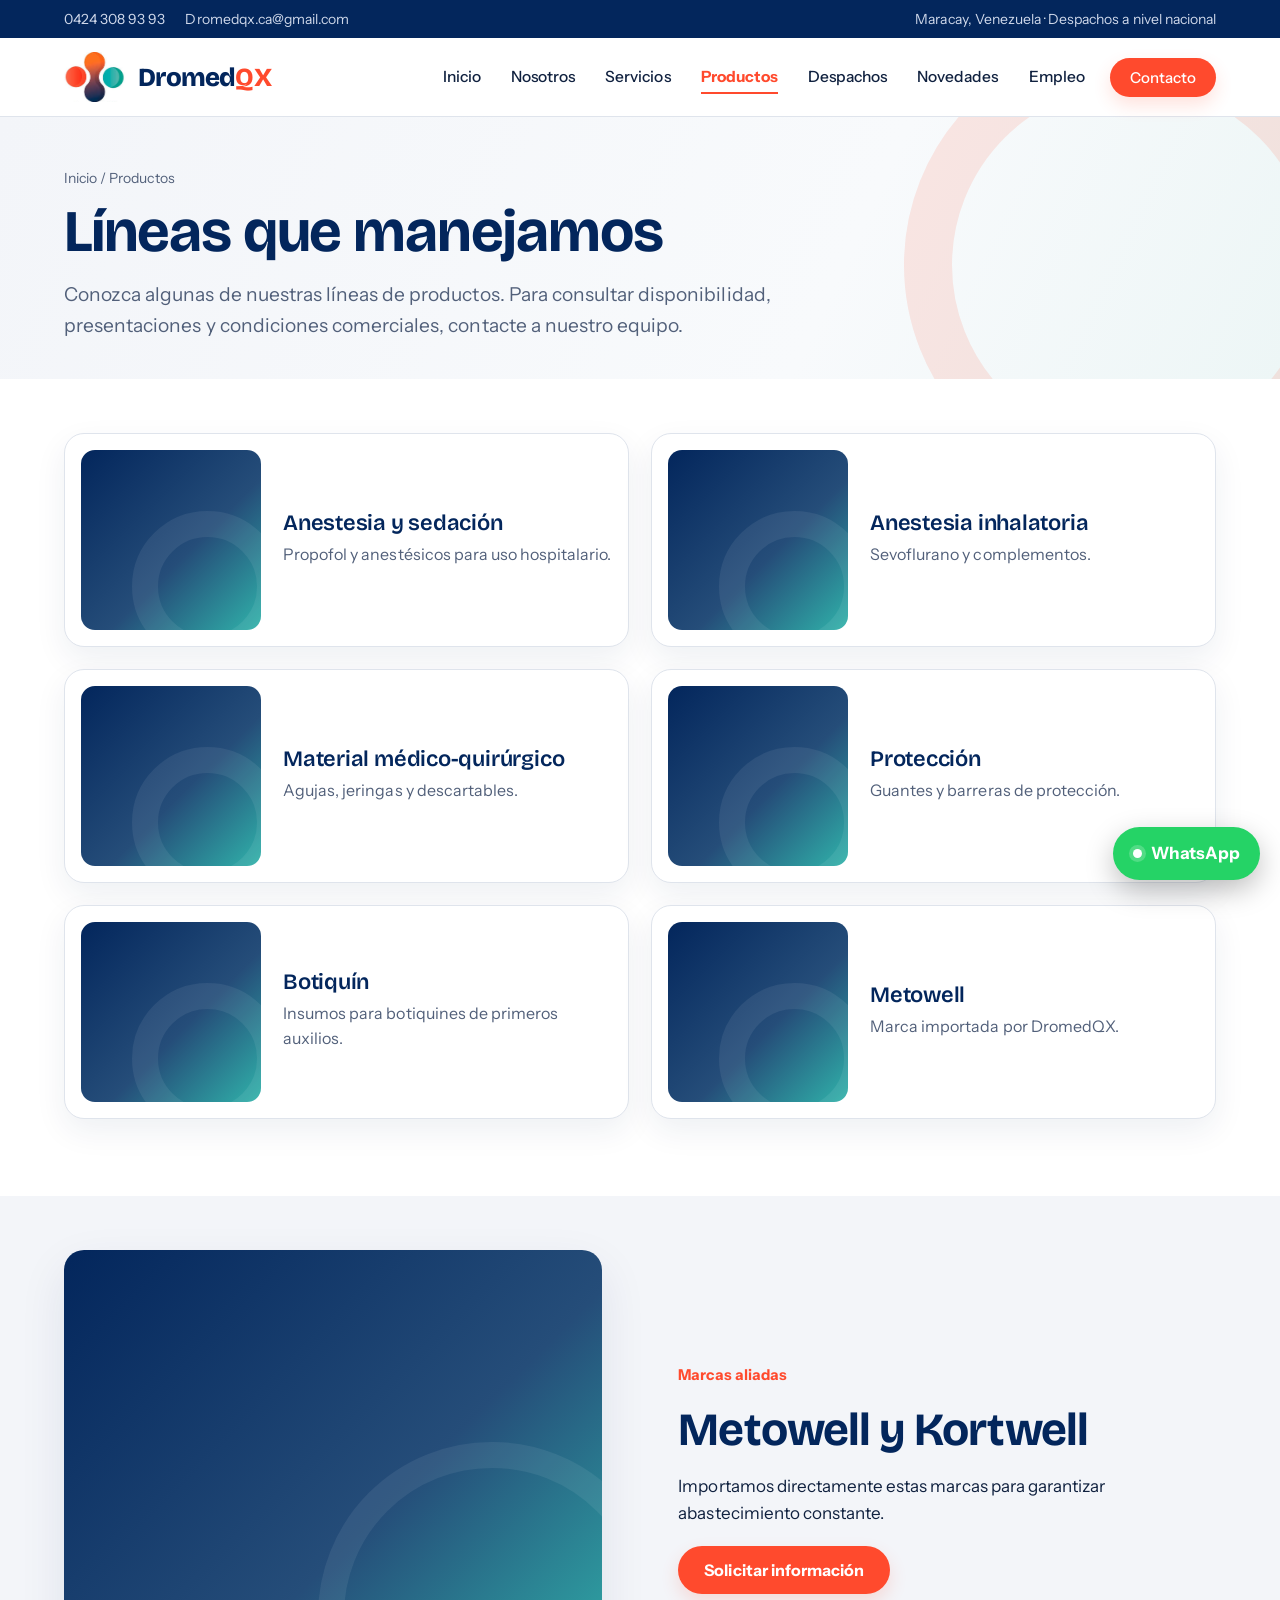
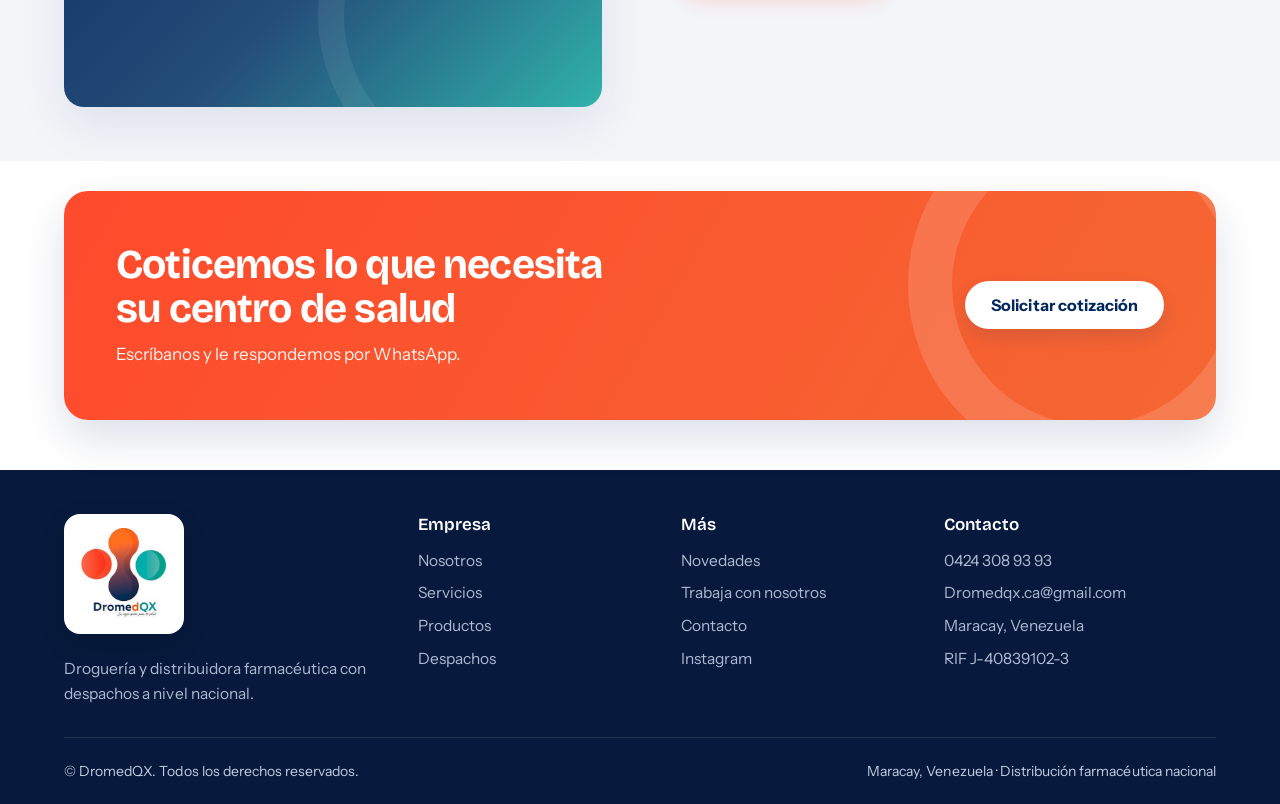
<file: productos.html>
<!doctype html><html lang="es"><head><meta charset="utf-8"><meta name="viewport" content="width=device-width,initial-scale=1,viewport-fit=cover"><meta name="color-scheme" content="only light"><meta name="supported-color-schemes" content="light"><meta name="darkreader-lock">
<title>Productos | DromedQX</title><meta name="description" content="Consulte las líneas de medicamentos e insumos médicos que distribuye DromedQX. Solicite información sobre disponibilidad."><meta name="robots" content="noindex"><meta property="og:type" content="website"><meta property="og:site_name" content="DromedQX"><meta property="og:locale" content="es_VE"><meta property="og:title" content="Productos · DromedQX"><meta property="og:description" content="Líneas de productos farmacéuticos y médicos."><meta property="og:url" content="https://aguilarzrw.github.io/dromedqx-web/productos.html"><meta property="og:image" content="https://aguilarzrw.github.io/dromedqx-web/assets/og.png"><meta property="og:image:width" content="1200"><meta property="og:image:height" content="630"><meta property="og:image:alt" content="DromedQX, droguería y distribuidora farmacéutica"><meta name="twitter:card" content="summary_large_image"><meta name="twitter:title" content="Productos · DromedQX"><meta name="twitter:description" content="Líneas de productos farmacéuticos y médicos."><meta name="twitter:image" content="https://aguilarzrw.github.io/dromedqx-web/assets/og.png"><meta name="theme-color" content="#03265c">
<link rel="icon" href="assets/favicon.png"><link rel="preconnect" href="https://scontent-sea5-2.cdninstagram.com" crossorigin><link rel="preconnect" href="https://fonts.googleapis.com"><link rel="preconnect" href="https://fonts.gstatic.com" crossorigin>
<link href="https://fonts.googleapis.com/css2?family=Bricolage+Grotesque:opsz,wght@12..96,500;12..96,600;12..96,700;12..96,800&family=Instrument+Sans:wght@400;500;600;700&display=swap" rel="stylesheet">
<link rel="stylesheet" href="assets/style.css"><script>function fb(i){if(!i.dataset.f){i.dataset.f=1;i.src="https://images.weserv.nl/?w=800&q=75&url="+encodeURIComponent(i.dataset.o)}else i.remove()}</script></head><body>
<div class="top"><div class="wrap"><span><a href="tel:+584243089393">0424 308 93 93</a><a href="mailto:Dromedqx.ca@gmail.com">Dromedqx.ca@gmail.com</a></span><span>Maracay, Venezuela · Despachos a nivel nacional</span></div></div>
<header class="h"><div class="wrap hb"><a class="brand" href="index.html" aria-label="DromedQX, inicio"><img src="assets/logo-mark.png" alt=""><b>Dromed<i>QX</i></b></a>
<button class="burger" aria-expanded="false" aria-label="Abrir menú"><span></span></button>
<nav class="m" aria-label="Principal"><a href="index.html">Inicio</a><a href="nosotros.html">Nosotros</a><a href="servicios.html">Servicios</a><a href="productos.html" aria-current=page>Productos</a><a href="despachos.html">Despachos</a><a href="novedades.html">Novedades</a><a href="trabaja-con-nosotros.html">Empleo</a><a class="btn" href="contacto.html">Contacto</a></nav></div></header>
<main><section class="ph-h"><div class="wrap"><div class="crumb"><a href="index.html">Inicio</a> / Productos</div><h1>Líneas que manejamos</h1><p class="lead">Conozca algunas de nuestras líneas de productos. Para consultar disponibilidad, presentaciones y condiciones comerciales, contacte a nuestro equipo.</p></div></section>
<section><div class="wrap"><div class="lines"><div class="line in" id="anestesia"><div class="ph"><img src="https://scontent-sea5-1.cdninstagram.com/v/t39.30808-6/795015371_1055780077296127_5707658084665530307_n.jpg?stp=dst-jpg_e35_tt6&_nc_cat=102&_nc_map=urlgen_bucketless&cb=30a688f7-ea5c0a5a&ig_cache_key=Mzk5MTI4NjA2NzgxNTcyNjkxOA%3D%3D.3-ccb7-5-cb30a688f7-ea5c0a5a&ccb=7-5&_nc_sid=58cdad&efg=eyJ2ZW5jb2RlX3RhZyI6IkZFRUQueHBpZHMuMTA4MC5zZHIucmVndWxhcl9waG90by5DMyJ9&_nc_ohc=9C4IXAkaN9IQ7kNvwHeiSQj&_nc_oc=AdrEYIDjqaxU4mPLlQeAYIajMEk4V0OhF7lBn59Bo1VH-MOqOHdwweNZho-v7PKN1_E&_nc_zt=23&_nc_ht=scontent-sea5-1.cdninstagram.com&_nc_gid=qZ4B_UUIvl3SY4LY7eOhCA&_nc_ss=7baaf&oh=00_AQSSPY9XNle5Wkq1E7rkeM8yew-IiZNxhla_k220YJsCsw&oe=6AFBFFB9" data-o="https://scontent-sea5-1.cdninstagram.com/v/t39.30808-6/795015371_1055780077296127_5707658084665530307_n.jpg?stp=dst-jpg_e35_tt6&_nc_cat=102&_nc_map=urlgen_bucketless&cb=30a688f7-ea5c0a5a&ig_cache_key=Mzk5MTI4NjA2NzgxNTcyNjkxOA%3D%3D.3-ccb7-5-cb30a688f7-ea5c0a5a&ccb=7-5&_nc_sid=58cdad&efg=eyJ2ZW5jb2RlX3RhZyI6IkZFRUQueHBpZHMuMTA4MC5zZHIucmVndWxhcl9waG90by5DMyJ9&_nc_ohc=9C4IXAkaN9IQ7kNvwHeiSQj&_nc_oc=AdrEYIDjqaxU4mPLlQeAYIajMEk4V0OhF7lBn59Bo1VH-MOqOHdwweNZho-v7PKN1_E&_nc_zt=23&_nc_ht=scontent-sea5-1.cdninstagram.com&_nc_gid=qZ4B_UUIvl3SY4LY7eOhCA&_nc_ss=7baaf&oh=00_AQSSPY9XNle5Wkq1E7rkeM8yew-IiZNxhla_k220YJsCsw&oe=6AFBFFB9" alt="Anestesia y sedación" loading="lazy" decoding="async" onload="this.parentNode.classList.add('ok')" onerror="fb(this)"></div><div><h3>Anestesia y sedación</h3><p>Propofol y anestésicos para uso hospitalario.</p></div></div><div class="line in" id="inhalatoria"><div class="ph"><img src="https://scontent-sea5-1.cdninstagram.com/v/t39.30808-6/808285212_1049857041221764_6889200803939553299_n.jpg?stp=dst-jpg_e35_tt6&_nc_cat=104&_nc_map=urlgen_bucketless&cb=30a688f7-ea5c0a5a&ig_cache_key=Mzk4NjE0MDQ0MTQzNjI3OTIzMw%3D%3D.3-ccb7-5-cb30a688f7-ea5c0a5a&ccb=7-5&_nc_sid=58cdad&efg=eyJ2ZW5jb2RlX3RhZyI6IkZFRUQueHBpZHMuMTA4MC5zZHIucmVndWxhcl9waG90by5DMyJ9&_nc_ohc=m6XWejkkuAoQ7kNvwGmmADJ&_nc_oc=AdoWYXtp6ATDtlJB3H4roOeSF4FEE1PlLjI8YJF5z8ABQvz_DfWysDmHWY6dIMwjY8M&_nc_zt=23&_nc_ht=scontent-sea5-1.cdninstagram.com&_nc_gid=qZ4B_UUIvl3SY4LY7eOhCA&_nc_ss=7baaf&oh=00_AQRglhghpRyqelYhsvhliDwAs6NPoNjySgbeX54PjYN4yQ&oe=6AFBF57F" data-o="https://scontent-sea5-1.cdninstagram.com/v/t39.30808-6/808285212_1049857041221764_6889200803939553299_n.jpg?stp=dst-jpg_e35_tt6&_nc_cat=104&_nc_map=urlgen_bucketless&cb=30a688f7-ea5c0a5a&ig_cache_key=Mzk4NjE0MDQ0MTQzNjI3OTIzMw%3D%3D.3-ccb7-5-cb30a688f7-ea5c0a5a&ccb=7-5&_nc_sid=58cdad&efg=eyJ2ZW5jb2RlX3RhZyI6IkZFRUQueHBpZHMuMTA4MC5zZHIucmVndWxhcl9waG90by5DMyJ9&_nc_ohc=m6XWejkkuAoQ7kNvwGmmADJ&_nc_oc=AdoWYXtp6ATDtlJB3H4roOeSF4FEE1PlLjI8YJF5z8ABQvz_DfWysDmHWY6dIMwjY8M&_nc_zt=23&_nc_ht=scontent-sea5-1.cdninstagram.com&_nc_gid=qZ4B_UUIvl3SY4LY7eOhCA&_nc_ss=7baaf&oh=00_AQRglhghpRyqelYhsvhliDwAs6NPoNjySgbeX54PjYN4yQ&oe=6AFBF57F" alt="Anestesia inhalatoria" loading="lazy" decoding="async" onload="this.parentNode.classList.add('ok')" onerror="fb(this)"></div><div><h3>Anestesia inhalatoria</h3><p>Sevoflurano y complementos.</p></div></div><div class="line in" id="quirurgico"><div class="ph"><img src="https://scontent-sea5-1.cdninstagram.com/v/t39.30808-6/813282605_1050812891126179_7014519689227134304_n.jpg?stp=dst-jpg_e35_tt6&_nc_cat=103&_nc_map=urlgen_bucketless&cb=30a688f7-ea5c0a5a&ig_cache_key=Mzk4Njk2NjQ1MTYzNTQxNDIxNA%3D%3D.3-ccb7-5-cb30a688f7-ea5c0a5a&ccb=7-5&_nc_sid=58cdad&efg=eyJ2ZW5jb2RlX3RhZyI6IkZFRUQueHBpZHMuMTA4MC5zZHIucmVndWxhcl9waG90by5DMyJ9&_nc_ohc=sy-7YuBcFPYQ7kNvwErqedq&_nc_oc=AdpJJmbaP12eoMs5fGf3gS3LT2UUncmdDr0YguSkBIr8b9Dywg5-Mrp-E03OeA3XYPE&_nc_zt=23&_nc_ht=scontent-sea5-1.cdninstagram.com&_nc_gid=qZ4B_UUIvl3SY4LY7eOhCA&_nc_ss=7baaf&oh=00_AQTLcwAQ_Se69cL9txNBfCW6HCRb_2jlBKU8eMSjqdGTdQ&oe=6AFBF845" data-o="https://scontent-sea5-1.cdninstagram.com/v/t39.30808-6/813282605_1050812891126179_7014519689227134304_n.jpg?stp=dst-jpg_e35_tt6&_nc_cat=103&_nc_map=urlgen_bucketless&cb=30a688f7-ea5c0a5a&ig_cache_key=Mzk4Njk2NjQ1MTYzNTQxNDIxNA%3D%3D.3-ccb7-5-cb30a688f7-ea5c0a5a&ccb=7-5&_nc_sid=58cdad&efg=eyJ2ZW5jb2RlX3RhZyI6IkZFRUQueHBpZHMuMTA4MC5zZHIucmVndWxhcl9waG90by5DMyJ9&_nc_ohc=sy-7YuBcFPYQ7kNvwErqedq&_nc_oc=AdpJJmbaP12eoMs5fGf3gS3LT2UUncmdDr0YguSkBIr8b9Dywg5-Mrp-E03OeA3XYPE&_nc_zt=23&_nc_ht=scontent-sea5-1.cdninstagram.com&_nc_gid=qZ4B_UUIvl3SY4LY7eOhCA&_nc_ss=7baaf&oh=00_AQTLcwAQ_Se69cL9txNBfCW6HCRb_2jlBKU8eMSjqdGTdQ&oe=6AFBF845" alt="Material médico-quirúrgico" loading="lazy" decoding="async" onload="this.parentNode.classList.add('ok')" onerror="fb(this)"></div><div><h3>Material médico-quirúrgico</h3><p>Agujas, jeringas y descartables.</p></div></div><div class="line in" id="proteccion"><div class="ph"><img src="https://scontent-sea5-2.cdninstagram.com/v/t39.30808-6/813790913_1051567071050761_8587886321427219595_n.jpg?stp=dst-jpg_e35_tt6&_nc_cat=106&_nc_map=urlgen_bucketless&cb=30a688f7-ea5c0a5a&ig_cache_key=Mzk4NzYxODA0ODczMjMzODc3MA%3D%3D.3-ccb7-5-cb30a688f7-ea5c0a5a&ccb=7-5&_nc_sid=58cdad&efg=eyJ2ZW5jb2RlX3RhZyI6IkZFRUQueHBpZHMuMTA4MC5zZHIucmVndWxhcl9waG90by5DMyJ9&_nc_ohc=jlMguMwv5JcQ7kNvwEoP1zO&_nc_oc=AdqCnkyWTY9mFkBaqM9lMJ_a1IpK4MxJ2tkTGdOuq4Dtp9Mfesxnb-5ueyCbz0WTOaU&_nc_zt=23&_nc_ht=scontent-sea5-2.cdninstagram.com&_nc_gid=qZ4B_UUIvl3SY4LY7eOhCA&_nc_ss=7baaf&oh=00_AQQpa3NstjZgdGjfgZPzBfoWL3Fg8uUJTCzUEKGoA_BAVQ&oe=6AFBD230" data-o="https://scontent-sea5-2.cdninstagram.com/v/t39.30808-6/813790913_1051567071050761_8587886321427219595_n.jpg?stp=dst-jpg_e35_tt6&_nc_cat=106&_nc_map=urlgen_bucketless&cb=30a688f7-ea5c0a5a&ig_cache_key=Mzk4NzYxODA0ODczMjMzODc3MA%3D%3D.3-ccb7-5-cb30a688f7-ea5c0a5a&ccb=7-5&_nc_sid=58cdad&efg=eyJ2ZW5jb2RlX3RhZyI6IkZFRUQueHBpZHMuMTA4MC5zZHIucmVndWxhcl9waG90by5DMyJ9&_nc_ohc=jlMguMwv5JcQ7kNvwEoP1zO&_nc_oc=AdqCnkyWTY9mFkBaqM9lMJ_a1IpK4MxJ2tkTGdOuq4Dtp9Mfesxnb-5ueyCbz0WTOaU&_nc_zt=23&_nc_ht=scontent-sea5-2.cdninstagram.com&_nc_gid=qZ4B_UUIvl3SY4LY7eOhCA&_nc_ss=7baaf&oh=00_AQQpa3NstjZgdGjfgZPzBfoWL3Fg8uUJTCzUEKGoA_BAVQ&oe=6AFBD230" alt="Protección" loading="lazy" decoding="async" onload="this.parentNode.classList.add('ok')" onerror="fb(this)"></div><div><h3>Protección</h3><p>Guantes y barreras de protección.</p></div></div><div class="line in" id="botiquin"><div class="ph"><img src="https://scontent-sea5-1.cdninstagram.com/v/t39.30808-6/786243478_1032355099638625_3738453651205028016_n.jpg?stp=dst-jpg_e35_tt6&_nc_cat=102&_nc_map=urlgen_bucketless&cb=30a688f7-ea5c0a5a&ig_cache_key=Mzk3MTAyMTM3MjU4NzYzOTI2NA%3D%3D.3-ccb7-5-cb30a688f7-ea5c0a5a&ccb=7-5&_nc_sid=58cdad&efg=eyJ2ZW5jb2RlX3RhZyI6IkZFRUQueHBpZHMuMTA4MC5zZHIucmVndWxhcl9waG90by5DMyJ9&_nc_ohc=YAS0lVBKexcQ7kNvwFPCzpO&_nc_oc=AdppbNwAD2BQBDsYif8czlzZXoa2ywc5QpEdsuA0h4_cRw4WE-ofMmqQmqFpsx4aPZA&_nc_zt=23&_nc_ht=scontent-sea5-1.cdninstagram.com&_nc_gid=qZ4B_UUIvl3SY4LY7eOhCA&_nc_ss=7baaf&oh=00_AQRxs9mldKWUJp8PrBveymKsDt-lF30mg4LjH-d6C8A1gA&oe=6AFBD613" data-o="https://scontent-sea5-1.cdninstagram.com/v/t39.30808-6/786243478_1032355099638625_3738453651205028016_n.jpg?stp=dst-jpg_e35_tt6&_nc_cat=102&_nc_map=urlgen_bucketless&cb=30a688f7-ea5c0a5a&ig_cache_key=Mzk3MTAyMTM3MjU4NzYzOTI2NA%3D%3D.3-ccb7-5-cb30a688f7-ea5c0a5a&ccb=7-5&_nc_sid=58cdad&efg=eyJ2ZW5jb2RlX3RhZyI6IkZFRUQueHBpZHMuMTA4MC5zZHIucmVndWxhcl9waG90by5DMyJ9&_nc_ohc=YAS0lVBKexcQ7kNvwFPCzpO&_nc_oc=AdppbNwAD2BQBDsYif8czlzZXoa2ywc5QpEdsuA0h4_cRw4WE-ofMmqQmqFpsx4aPZA&_nc_zt=23&_nc_ht=scontent-sea5-1.cdninstagram.com&_nc_gid=qZ4B_UUIvl3SY4LY7eOhCA&_nc_ss=7baaf&oh=00_AQRxs9mldKWUJp8PrBveymKsDt-lF30mg4LjH-d6C8A1gA&oe=6AFBD613" alt="Botiquín" loading="lazy" decoding="async" onload="this.parentNode.classList.add('ok')" onerror="fb(this)"></div><div><h3>Botiquín</h3><p>Insumos para botiquines de primeros auxilios.</p></div></div><div class="line in" id="metowell"><div class="ph"><img src="https://scontent-sea5-1.cdninstagram.com/v/t39.30808-6/835886716_1068694719337996_1441254862140245564_n.jpg?stp=dst-jpg_e35_tt6&_nc_cat=106&_nc_map=urlgen_bucketless&cb=30a688f7-ea5c0a5a&ig_cache_key=NDAwMTMxNjEzMTE4MTQ3OTIwMQ%3D%3D.3-ccb7-5-cb30a688f7-ea5c0a5a&ccb=7-5&_nc_sid=58cdad&efg=eyJ2ZW5jb2RlX3RhZyI6IkZFRUQueHBpZHMuMTA4MC5zZHIucmVndWxhcl9waG90by5DMyJ9&_nc_ohc=09b4rZxi90IQ7kNvwEfNoAB&_nc_oc=AdrlBrk4lsDzoyxotzlhyv_EsFOEt5Z858aCLTmiq1ZTaEex4AKzA9wRNsa2VhaJt50&_nc_zt=23&_nc_ht=scontent-sea5-1.cdninstagram.com&_nc_gid=YKhUAAevLilpVdO94preXA&_nc_ss=7baaf&oh=00_AQQUbR411uCoZhJwHfnXZJE3EpP2_ZP0Au77ztpidILZRg&oe=6AFBEDAD" data-o="https://scontent-sea5-1.cdninstagram.com/v/t39.30808-6/835886716_1068694719337996_1441254862140245564_n.jpg?stp=dst-jpg_e35_tt6&_nc_cat=106&_nc_map=urlgen_bucketless&cb=30a688f7-ea5c0a5a&ig_cache_key=NDAwMTMxNjEzMTE4MTQ3OTIwMQ%3D%3D.3-ccb7-5-cb30a688f7-ea5c0a5a&ccb=7-5&_nc_sid=58cdad&efg=eyJ2ZW5jb2RlX3RhZyI6IkZFRUQueHBpZHMuMTA4MC5zZHIucmVndWxhcl9waG90by5DMyJ9&_nc_ohc=09b4rZxi90IQ7kNvwEfNoAB&_nc_oc=AdrlBrk4lsDzoyxotzlhyv_EsFOEt5Z858aCLTmiq1ZTaEex4AKzA9wRNsa2VhaJt50&_nc_zt=23&_nc_ht=scontent-sea5-1.cdninstagram.com&_nc_gid=YKhUAAevLilpVdO94preXA&_nc_ss=7baaf&oh=00_AQQUbR411uCoZhJwHfnXZJE3EpP2_ZP0Au77ztpidILZRg&oe=6AFBEDAD" alt="Metowell" loading="lazy" decoding="async" onload="this.parentNode.classList.add('ok')" onerror="fb(this)"></div><div><h3>Metowell</h3><p>Marca importada por DromedQX.</p></div></div></div><p class="note" style="margin-top:24px"></p></div></section>
<section class="tint" id="kortwell"><div class="wrap split"><div class="ph " style=""><img src="https://scontent-sea5-2.cdninstagram.com/v/t39.30808-6/801938794_1047215024819299_4427892594760132427_n.jpg?stp=dst-jpg_e35_tt6&_nc_cat=107&_nc_map=urlgen_bucketless&cb=30a688f7-ea5c0a5a&ig_cache_key=Mzk4MzkzODE3OTU4OTU5MzA2MQ%3D%3D.3-ccb7-5-cb30a688f7-ea5c0a5a&ccb=7-5&_nc_sid=58cdad&efg=eyJ2ZW5jb2RlX3RhZyI6IkZFRUQueHBpZHMuMTA4MC5zZHIucmVndWxhcl9waG90by5DMyJ9&_nc_ohc=DVdS4Oh43BsQ7kNvwGF8_kZ&_nc_oc=Adp0owwGYGVHJp4R57qOUjmTEMX5A1Cg6QP-K3cwF4GpWqfg44PGZbP10EJgeaLf6A4&_nc_zt=23&_nc_ht=scontent-sea5-2.cdninstagram.com&_nc_gid=qZ4B_UUIvl3SY4LY7eOhCA&_nc_ss=7baaf&oh=00_AQRaWywU6yuVuhaIPqAyiOnrrdV82jUJyAJr910AKVfJUg&oe=6AFC0190" data-o="https://scontent-sea5-2.cdninstagram.com/v/t39.30808-6/801938794_1047215024819299_4427892594760132427_n.jpg?stp=dst-jpg_e35_tt6&_nc_cat=107&_nc_map=urlgen_bucketless&cb=30a688f7-ea5c0a5a&ig_cache_key=Mzk4MzkzODE3OTU4OTU5MzA2MQ%3D%3D.3-ccb7-5-cb30a688f7-ea5c0a5a&ccb=7-5&_nc_sid=58cdad&efg=eyJ2ZW5jb2RlX3RhZyI6IkZFRUQueHBpZHMuMTA4MC5zZHIucmVndWxhcl9waG90by5DMyJ9&_nc_ohc=DVdS4Oh43BsQ7kNvwGF8_kZ&_nc_oc=Adp0owwGYGVHJp4R57qOUjmTEMX5A1Cg6QP-K3cwF4GpWqfg44PGZbP10EJgeaLf6A4&_nc_zt=23&_nc_ht=scontent-sea5-2.cdninstagram.com&_nc_gid=qZ4B_UUIvl3SY4LY7eOhCA&_nc_ss=7baaf&oh=00_AQRaWywU6yuVuhaIPqAyiOnrrdV82jUJyAJr910AKVfJUg&oe=6AFC0190" alt="Kortwell" loading="lazy" decoding="async" onload="this.parentNode.classList.add('ok')" onerror="fb(this)"></div><div class="tx in"><span class="tag">Marcas aliadas</span><h2>Metowell y Kortwell</h2><p>Importamos directamente estas marcas para garantizar abastecimiento constante.</p><div><a class="btn" href="contacto.html">Solicitar información</a></div></div></div></section><section class="cta-section"><div class="wrap"><div class="cta in"><div><h2>Coticemos lo que necesita su centro de salud</h2><p>Escríbanos y le respondemos por WhatsApp.</p></div><a class="btn w" href="contacto.html">Solicitar cotización</a></div></div></section></main>
<footer><div class="wrap"><div class="fg">
<div><div class="lg"><img src="assets/logo-full.png" alt="DromedQX"></div><p>Droguería y distribuidora farmacéutica con despachos a nivel nacional.</p></div>
<div><h4>Empresa</h4><ul><li><a href="nosotros.html">Nosotros</a></li><li><a href="servicios.html">Servicios</a></li><li><a href="productos.html">Productos</a></li><li><a href="despachos.html">Despachos</a></li></ul></div>
<div><h4>Más</h4><ul><li><a href="novedades.html">Novedades</a></li><li><a href="trabaja-con-nosotros.html">Trabaja con nosotros</a></li><li><a href="contacto.html">Contacto</a></li><li><a href="https://www.instagram.com/dromedqx/" rel="noopener">Instagram</a></li></ul></div>
<div><h4>Contacto</h4><ul><li><a href="tel:+584243089393">0424 308 93 93</a></li><li><a href="mailto:Dromedqx.ca@gmail.com">Dromedqx.ca@gmail.com</a></li><li>Maracay, Venezuela</li><li>RIF J-40839102-3</li></ul></div></div>
<div class="fb"><span>© DromedQX. Todos los derechos reservados.</span><span>Maracay, Venezuela · Distribución farmacéutica nacional</span></div></div></footer>
<a class="wa" href="https://wa.me/584243089393" target="_blank" rel="noopener" aria-label="Escribir por WhatsApp">WhatsApp</a>
<script src="assets/site.js" defer></script></body></html>
</file>
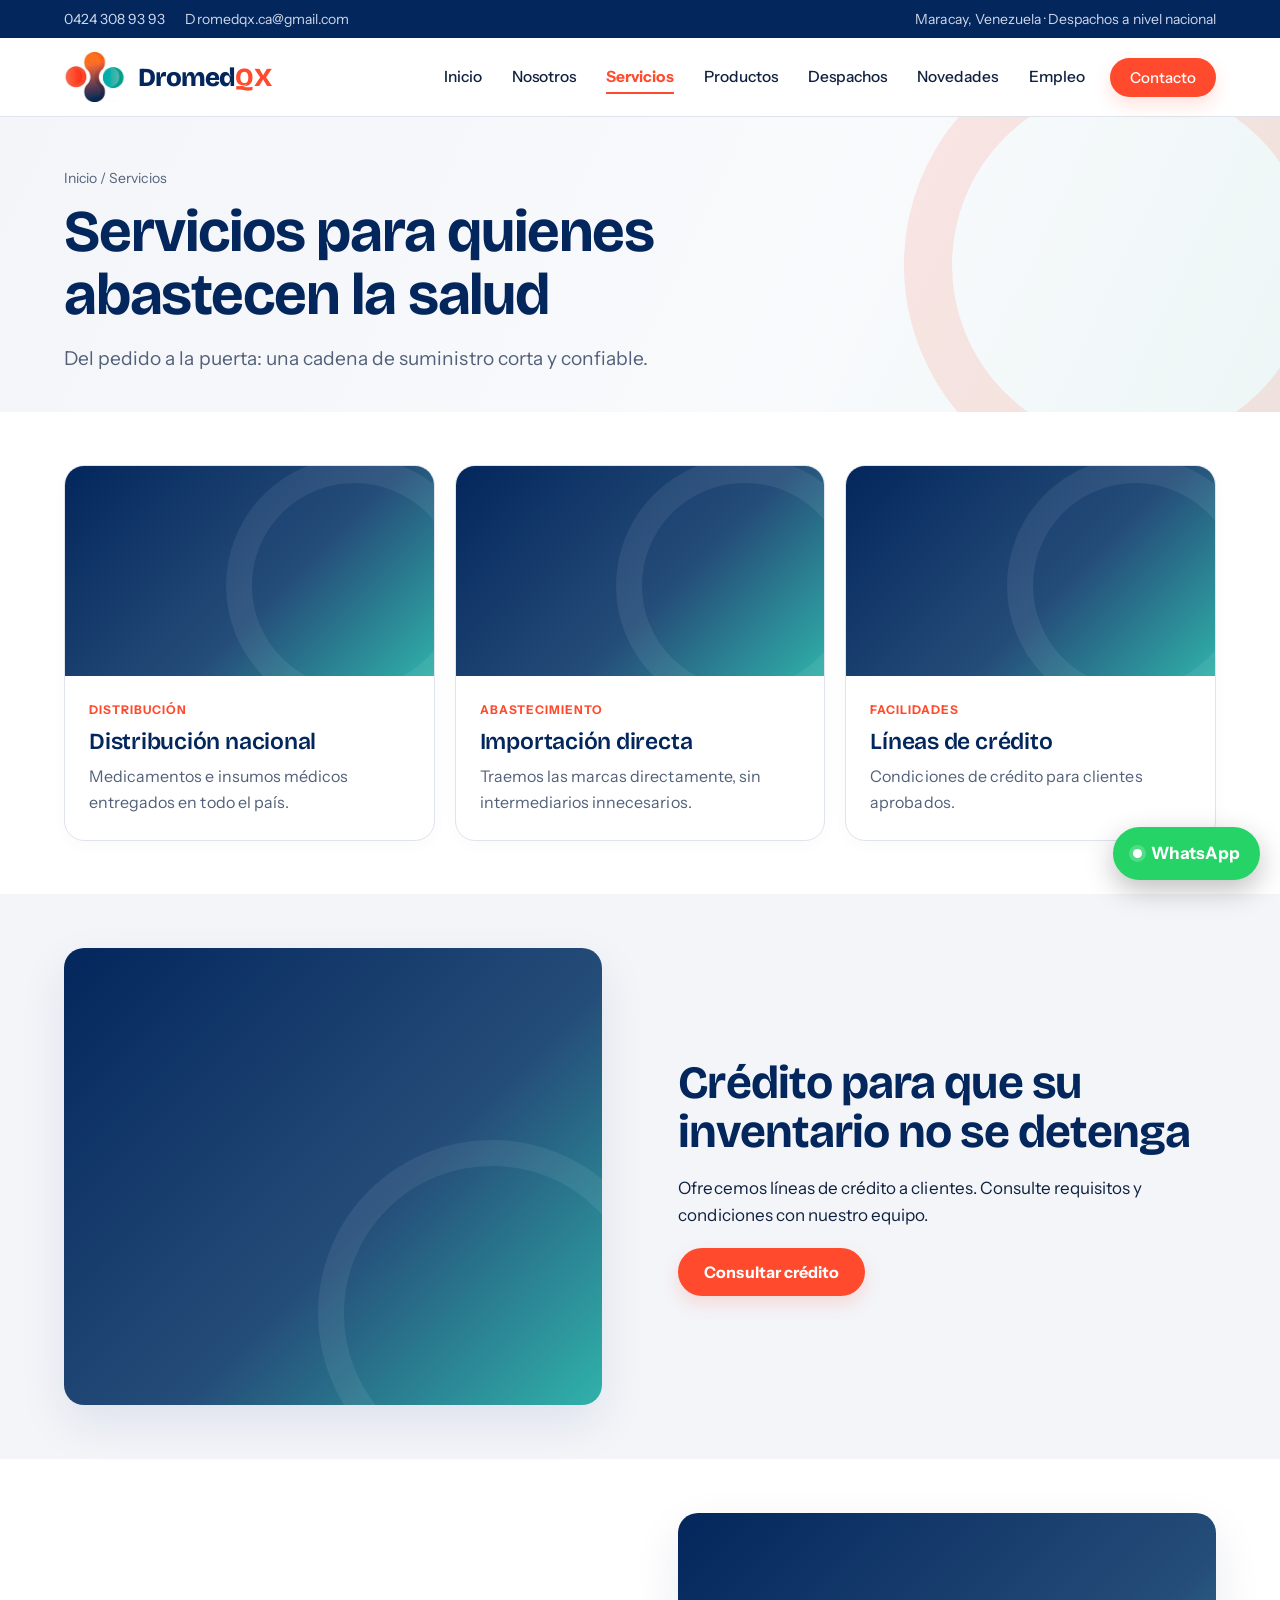
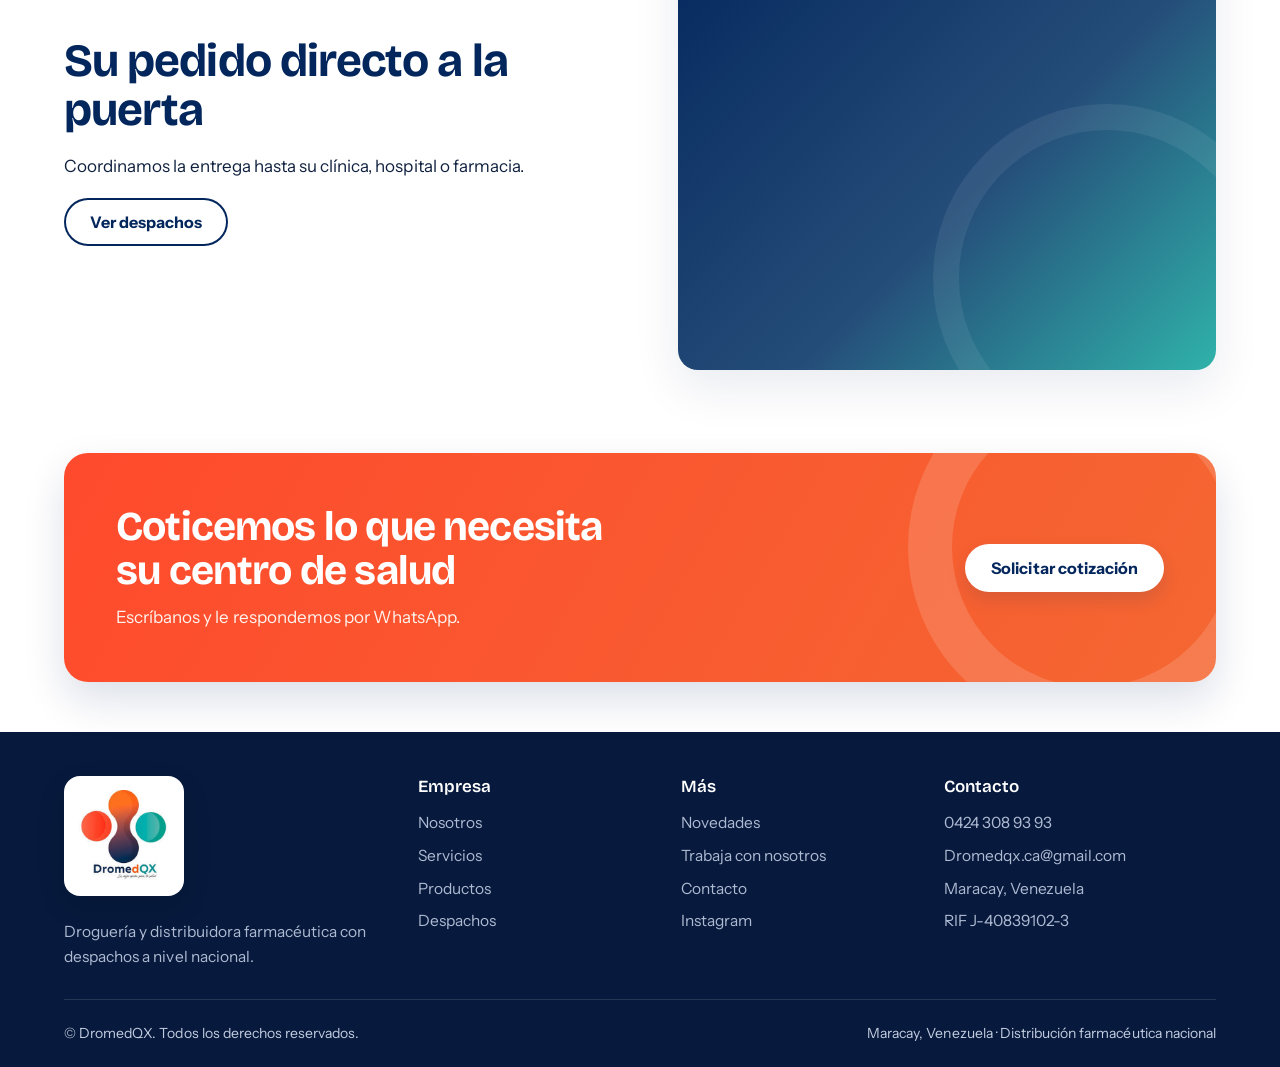
<file: servicios.html>
<!doctype html><html lang="es"><head><meta charset="utf-8"><meta name="viewport" content="width=device-width,initial-scale=1,viewport-fit=cover"><meta name="color-scheme" content="only light"><meta name="supported-color-schemes" content="light"><meta name="darkreader-lock">
<title>Servicios | DromedQX</title><meta name="description" content="Distribución farmacéutica, importación directa, despachos nacionales y líneas de crédito para clientes aprobados."><meta name="robots" content="noindex"><meta property="og:type" content="website"><meta property="og:site_name" content="DromedQX"><meta property="og:locale" content="es_VE"><meta property="og:title" content="Servicios · DromedQX"><meta property="og:description" content="Distribución farmacéutica, importación directa y crédito."><meta property="og:url" content="https://aguilarzrw.github.io/dromedqx-web/servicios.html"><meta property="og:image" content="https://aguilarzrw.github.io/dromedqx-web/assets/og.png"><meta property="og:image:width" content="1200"><meta property="og:image:height" content="630"><meta property="og:image:alt" content="DromedQX, droguería y distribuidora farmacéutica"><meta name="twitter:card" content="summary_large_image"><meta name="twitter:title" content="Servicios · DromedQX"><meta name="twitter:description" content="Distribución farmacéutica, importación directa y crédito."><meta name="twitter:image" content="https://aguilarzrw.github.io/dromedqx-web/assets/og.png"><meta name="theme-color" content="#03265c">
<link rel="icon" href="assets/favicon.png"><link rel="preconnect" href="https://scontent-sea5-2.cdninstagram.com" crossorigin><link rel="preconnect" href="https://fonts.googleapis.com"><link rel="preconnect" href="https://fonts.gstatic.com" crossorigin>
<link href="https://fonts.googleapis.com/css2?family=Bricolage+Grotesque:opsz,wght@12..96,500;12..96,600;12..96,700;12..96,800&family=Instrument+Sans:wght@400;500;600;700&display=swap" rel="stylesheet">
<link rel="stylesheet" href="assets/style.css"><script>function fb(i){if(!i.dataset.f){i.dataset.f=1;i.src="https://images.weserv.nl/?w=800&q=75&url="+encodeURIComponent(i.dataset.o)}else i.remove()}</script></head><body>
<div class="top"><div class="wrap"><span><a href="tel:+584243089393">0424 308 93 93</a><a href="mailto:Dromedqx.ca@gmail.com">Dromedqx.ca@gmail.com</a></span><span>Maracay, Venezuela · Despachos a nivel nacional</span></div></div>
<header class="h"><div class="wrap hb"><a class="brand" href="index.html" aria-label="DromedQX, inicio"><img src="assets/logo-mark.png" alt=""><b>Dromed<i>QX</i></b></a>
<button class="burger" aria-expanded="false" aria-label="Abrir menú"><span></span></button>
<nav class="m" aria-label="Principal"><a href="index.html">Inicio</a><a href="nosotros.html">Nosotros</a><a href="servicios.html" aria-current=page>Servicios</a><a href="productos.html">Productos</a><a href="despachos.html">Despachos</a><a href="novedades.html">Novedades</a><a href="trabaja-con-nosotros.html">Empleo</a><a class="btn" href="contacto.html">Contacto</a></nav></div></header>
<main><section class="ph-h"><div class="wrap"><div class="crumb"><a href="index.html">Inicio</a> / Servicios</div><h1>Servicios para quienes abastecen la salud</h1><p class="lead">Del pedido a la puerta: una cadena de suministro corta y confiable.</p></div></section>
<section><div class="wrap"><div class="cards photo-cards">
<article class="card photo-card in"><div class="card-photo ph"><img src="https://scontent-sea5-1.cdninstagram.com/v/t51.82787-15/861826036_18073353266723736_492414748892746274_n.jpg?stp=dst-jpg_e15_tt6&_nc_cat=111&_nc_map=urlgen_bucketless&cb=30a688f7-ea5c0a5a&ig_cache_key=NDAxOTQ3MzI0NjIxODgxOTMyMzE4MDczMzUzMjYzNzIzNzM2.3-ccb7-5-cb30a688f7-ea5c0a5a&ccb=7-5&_nc_sid=58cdad&efg=eyJ2ZW5jb2RlX3RhZyI6IkNMSVBTLnhwaWRzLjc1MC5zZHIudmlkZW9fZGVmYXVsdF9jb3Zlcl9mcmFtZS5DMyJ9&_nc_ohc=4gvsBXUv70gQ7kNvwHQGWpI&_nc_oc=AdoEM6iUqic45T5WLgyokrMRAyu9SVVyP_I_LpeArquriWBEUHANFj1pHhyDKceFKP0&_nc_zt=23&_nc_ht=scontent-sea5-1.cdninstagram.com&_nc_gid=YKhUAAevLilpVdO94preXA&_nc_ss=7baaf&oh=00_AQRTRdyoQe68gaomhT6uiC6uF-_QlpQ7XH2_HIRAz4mXqw&oe=6AFBD447" data-o="https://scontent-sea5-1.cdninstagram.com/v/t51.82787-15/861826036_18073353266723736_492414748892746274_n.jpg?stp=dst-jpg_e15_tt6&_nc_cat=111&_nc_map=urlgen_bucketless&cb=30a688f7-ea5c0a5a&ig_cache_key=NDAxOTQ3MzI0NjIxODgxOTMyMzE4MDczMzUzMjYzNzIzNzM2.3-ccb7-5-cb30a688f7-ea5c0a5a&ccb=7-5&_nc_sid=58cdad&efg=eyJ2ZW5jb2RlX3RhZyI6IkNMSVBTLnhwaWRzLjc1MC5zZHIudmlkZW9fZGVmYXVsdF9jb3Zlcl9mcmFtZS5DMyJ9&_nc_ohc=4gvsBXUv70gQ7kNvwHQGWpI&_nc_oc=AdoEM6iUqic45T5WLgyokrMRAyu9SVVyP_I_LpeArquriWBEUHANFj1pHhyDKceFKP0&_nc_zt=23&_nc_ht=scontent-sea5-1.cdninstagram.com&_nc_gid=YKhUAAevLilpVdO94preXA&_nc_ss=7baaf&oh=00_AQRTRdyoQe68gaomhT6uiC6uF-_QlpQ7XH2_HIRAz4mXqw&oe=6AFBD447" alt="Unidad de despacho" loading="lazy" decoding="async" onload="this.parentNode.classList.add('ok')" onerror="fb(this)"></div><div class="card-copy"><span class="tag">Distribución</span><h3>Distribución nacional</h3><p>Medicamentos e insumos médicos entregados en todo el país.</p></div></article>
<article class="card photo-card in" style="--d:.1s"><div class="card-photo ph"><img src="https://scontent-sea5-1.cdninstagram.com/v/t39.30808-6/813282605_1050812891126179_7014519689227134304_n.jpg?stp=dst-jpg_e35_tt6&_nc_cat=103&_nc_map=urlgen_bucketless&cb=30a688f7-ea5c0a5a&ig_cache_key=Mzk4Njk2NjQ1MTYzNTQxNDIxNA%3D%3D.3-ccb7-5-cb30a688f7-ea5c0a5a&ccb=7-5&_nc_sid=58cdad&efg=eyJ2ZW5jb2RlX3RhZyI6IkZFRUQueHBpZHMuMTA4MC5zZHIucmVndWxhcl9waG90by5DMyJ9&_nc_ohc=sy-7YuBcFPYQ7kNvwErqedq&_nc_oc=AdpJJmbaP12eoMs5fGf3gS3LT2UUncmdDr0YguSkBIr8b9Dywg5-Mrp-E03OeA3XYPE&_nc_zt=23&_nc_ht=scontent-sea5-1.cdninstagram.com&_nc_gid=qZ4B_UUIvl3SY4LY7eOhCA&_nc_ss=7baaf&oh=00_AQTLcwAQ_Se69cL9txNBfCW6HCRb_2jlBKU8eMSjqdGTdQ&oe=6AFBF845" data-o="https://scontent-sea5-1.cdninstagram.com/v/t39.30808-6/813282605_1050812891126179_7014519689227134304_n.jpg?stp=dst-jpg_e35_tt6&_nc_cat=103&_nc_map=urlgen_bucketless&cb=30a688f7-ea5c0a5a&ig_cache_key=Mzk4Njk2NjQ1MTYzNTQxNDIxNA%3D%3D.3-ccb7-5-cb30a688f7-ea5c0a5a&ccb=7-5&_nc_sid=58cdad&efg=eyJ2ZW5jb2RlX3RhZyI6IkZFRUQueHBpZHMuMTA4MC5zZHIucmVndWxhcl9waG90by5DMyJ9&_nc_ohc=sy-7YuBcFPYQ7kNvwErqedq&_nc_oc=AdpJJmbaP12eoMs5fGf3gS3LT2UUncmdDr0YguSkBIr8b9Dywg5-Mrp-E03OeA3XYPE&_nc_zt=23&_nc_ht=scontent-sea5-1.cdninstagram.com&_nc_gid=qZ4B_UUIvl3SY4LY7eOhCA&_nc_ss=7baaf&oh=00_AQTLcwAQ_Se69cL9txNBfCW6HCRb_2jlBKU8eMSjqdGTdQ&oe=6AFBF845" alt="Material médico-quirúrgico" loading="lazy" decoding="async" onload="this.parentNode.classList.add('ok')" onerror="fb(this)"></div><div class="card-copy"><span class="tag">Abastecimiento</span><h3>Importación directa</h3><p>Traemos las marcas directamente, sin intermediarios innecesarios.</p></div></article>
<article class="card photo-card in" style="--d:.2s"><div class="card-photo ph"><img src="https://scontent-sea5-2.cdninstagram.com/v/t39.30808-6/788861535_1037975892409879_5260660527066715121_n.jpg?stp=dst-jpg_e35_tt6&_nc_cat=109&_nc_map=urlgen_bucketless&cb=30a688f7-ea5c0a5a&ig_cache_key=Mzk3NTkzNTA1OTA4OTg2ODM3Mw%3D%3D.3-ccb7-5-cb30a688f7-ea5c0a5a&ccb=7-5&_nc_sid=58cdad&efg=eyJ2ZW5jb2RlX3RhZyI6IkZFRUQueHBpZHMuMTA4MC5zZHIucmVndWxhcl9waG90by5DMyJ9&_nc_ohc=COiL2BSCLC4Q7kNvwFIVkBa&_nc_oc=AdpkMFZc3GEf7DmZJN7GunazmsrNSQ7R_EkrqaJ1BySmZmnvu52IijmG5FqHOPpW9rE&_nc_zt=23&_nc_ht=scontent-sea5-2.cdninstagram.com&_nc_gid=qZ4B_UUIvl3SY4LY7eOhCA&_nc_ss=7baaf&oh=00_AQR-M7HsBIVz7NS8Fhqlig1ws6g8jIDXssmC9LJODcCwvQ&oe=6AFBDF82" data-o="https://scontent-sea5-2.cdninstagram.com/v/t39.30808-6/788861535_1037975892409879_5260660527066715121_n.jpg?stp=dst-jpg_e35_tt6&_nc_cat=109&_nc_map=urlgen_bucketless&cb=30a688f7-ea5c0a5a&ig_cache_key=Mzk3NTkzNTA1OTA4OTg2ODM3Mw%3D%3D.3-ccb7-5-cb30a688f7-ea5c0a5a&ccb=7-5&_nc_sid=58cdad&efg=eyJ2ZW5jb2RlX3RhZyI6IkZFRUQueHBpZHMuMTA4MC5zZHIucmVndWxhcl9waG90by5DMyJ9&_nc_ohc=COiL2BSCLC4Q7kNvwFIVkBa&_nc_oc=AdpkMFZc3GEf7DmZJN7GunazmsrNSQ7R_EkrqaJ1BySmZmnvu52IijmG5FqHOPpW9rE&_nc_zt=23&_nc_ht=scontent-sea5-2.cdninstagram.com&_nc_gid=qZ4B_UUIvl3SY4LY7eOhCA&_nc_ss=7baaf&oh=00_AQR-M7HsBIVz7NS8Fhqlig1ws6g8jIDXssmC9LJODcCwvQ&oe=6AFBDF82" alt="Líneas de crédito" loading="lazy" decoding="async" onload="this.parentNode.classList.add('ok')" onerror="fb(this)"></div><div class="card-copy"><span class="tag">Facilidades</span><h3>Líneas de crédito</h3><p>Condiciones de crédito para clientes aprobados.</p></div></article>
</div></div></section>
<section class="tint"><div class="wrap split"><div class="ph " style=""><img src="https://scontent-sea5-2.cdninstagram.com/v/t39.30808-6/788861535_1037975892409879_5260660527066715121_n.jpg?stp=dst-jpg_e35_tt6&_nc_cat=109&_nc_map=urlgen_bucketless&cb=30a688f7-ea5c0a5a&ig_cache_key=Mzk3NTkzNTA1OTA4OTg2ODM3Mw%3D%3D.3-ccb7-5-cb30a688f7-ea5c0a5a&ccb=7-5&_nc_sid=58cdad&efg=eyJ2ZW5jb2RlX3RhZyI6IkZFRUQueHBpZHMuMTA4MC5zZHIucmVndWxhcl9waG90by5DMyJ9&_nc_ohc=COiL2BSCLC4Q7kNvwFIVkBa&_nc_oc=AdpkMFZc3GEf7DmZJN7GunazmsrNSQ7R_EkrqaJ1BySmZmnvu52IijmG5FqHOPpW9rE&_nc_zt=23&_nc_ht=scontent-sea5-2.cdninstagram.com&_nc_gid=qZ4B_UUIvl3SY4LY7eOhCA&_nc_ss=7baaf&oh=00_AQR-M7HsBIVz7NS8Fhqlig1ws6g8jIDXssmC9LJODcCwvQ&oe=6AFBDF82" data-o="https://scontent-sea5-2.cdninstagram.com/v/t39.30808-6/788861535_1037975892409879_5260660527066715121_n.jpg?stp=dst-jpg_e35_tt6&_nc_cat=109&_nc_map=urlgen_bucketless&cb=30a688f7-ea5c0a5a&ig_cache_key=Mzk3NTkzNTA1OTA4OTg2ODM3Mw%3D%3D.3-ccb7-5-cb30a688f7-ea5c0a5a&ccb=7-5&_nc_sid=58cdad&efg=eyJ2ZW5jb2RlX3RhZyI6IkZFRUQueHBpZHMuMTA4MC5zZHIucmVndWxhcl9waG90by5DMyJ9&_nc_ohc=COiL2BSCLC4Q7kNvwFIVkBa&_nc_oc=AdpkMFZc3GEf7DmZJN7GunazmsrNSQ7R_EkrqaJ1BySmZmnvu52IijmG5FqHOPpW9rE&_nc_zt=23&_nc_ht=scontent-sea5-2.cdninstagram.com&_nc_gid=qZ4B_UUIvl3SY4LY7eOhCA&_nc_ss=7baaf&oh=00_AQR-M7HsBIVz7NS8Fhqlig1ws6g8jIDXssmC9LJODcCwvQ&oe=6AFBDF82" alt="Líneas de crédito" loading="lazy" decoding="async" onload="this.parentNode.classList.add('ok')" onerror="fb(this)"></div><div class="tx in"><h2>Crédito para que su inventario no se detenga</h2><p>Ofrecemos líneas de crédito a clientes. Consulte requisitos y condiciones con nuestro equipo.</p><div><a class="btn" href="contacto.html">Consultar crédito</a></div></div></div></section>
<section><div class="wrap split r"><div class="ph " style=""><img src="https://scontent-sea5-2.cdninstagram.com/v/t39.30808-6/790425818_1038912542316214_2421467341976546615_n.jpg?stp=dst-jpg_e35_tt6&_nc_cat=108&_nc_map=urlgen_bucketless&cb=30a688f7-ea5c0a5a&ig_cache_key=Mzk3ODAxODczNzIzOTQ5MzEzNg%3D%3D.3-ccb7-5-cb30a688f7-ea5c0a5a&ccb=7-5&_nc_sid=58cdad&efg=eyJ2ZW5jb2RlX3RhZyI6IkZFRUQueHBpZHMuMTA4MC5zZHIucmVndWxhcl9waG90by5DMyJ9&_nc_ohc=Wuy4vWzuGxsQ7kNvwG24w13&_nc_oc=AdoqhhiYhG0AAnR4g00TqTX8-TjTNU4cdVVRvZEgO30L-wsx3Ojt5UYXlpIjUJg8KMg&_nc_zt=23&_nc_ht=scontent-sea5-2.cdninstagram.com&_nc_gid=qZ4B_UUIvl3SY4LY7eOhCA&_nc_ss=7baaf&oh=00_AQRatmlVjxUPjwMQVixbjr8KMrbOeSFhLsPxh4OKNEXCqg&oe=6AFBEA20" data-o="https://scontent-sea5-2.cdninstagram.com/v/t39.30808-6/790425818_1038912542316214_2421467341976546615_n.jpg?stp=dst-jpg_e35_tt6&_nc_cat=108&_nc_map=urlgen_bucketless&cb=30a688f7-ea5c0a5a&ig_cache_key=Mzk3ODAxODczNzIzOTQ5MzEzNg%3D%3D.3-ccb7-5-cb30a688f7-ea5c0a5a&ccb=7-5&_nc_sid=58cdad&efg=eyJ2ZW5jb2RlX3RhZyI6IkZFRUQueHBpZHMuMTA4MC5zZHIucmVndWxhcl9waG90by5DMyJ9&_nc_ohc=Wuy4vWzuGxsQ7kNvwG24w13&_nc_oc=AdoqhhiYhG0AAnR4g00TqTX8-TjTNU4cdVVRvZEgO30L-wsx3Ojt5UYXlpIjUJg8KMg&_nc_zt=23&_nc_ht=scontent-sea5-2.cdninstagram.com&_nc_gid=qZ4B_UUIvl3SY4LY7eOhCA&_nc_ss=7baaf&oh=00_AQRatmlVjxUPjwMQVixbjr8KMrbOeSFhLsPxh4OKNEXCqg&oe=6AFBEA20" alt="Pedido directo a la puerta" loading="eager" decoding="async" onload="this.parentNode.classList.add('ok')" onerror="fb(this)"></div><div class="tx in"><h2>Su pedido directo a la puerta</h2><p>Coordinamos la entrega hasta su clínica, hospital o farmacia.</p><div><a class="btn o" href="despachos.html">Ver despachos</a></div></div></div></section><section class="cta-section"><div class="wrap"><div class="cta in"><div><h2>Coticemos lo que necesita su centro de salud</h2><p>Escríbanos y le respondemos por WhatsApp.</p></div><a class="btn w" href="contacto.html">Solicitar cotización</a></div></div></section></main>
<footer><div class="wrap"><div class="fg">
<div><div class="lg"><img src="assets/logo-full.png" alt="DromedQX"></div><p>Droguería y distribuidora farmacéutica con despachos a nivel nacional.</p></div>
<div><h4>Empresa</h4><ul><li><a href="nosotros.html">Nosotros</a></li><li><a href="servicios.html">Servicios</a></li><li><a href="productos.html">Productos</a></li><li><a href="despachos.html">Despachos</a></li></ul></div>
<div><h4>Más</h4><ul><li><a href="novedades.html">Novedades</a></li><li><a href="trabaja-con-nosotros.html">Trabaja con nosotros</a></li><li><a href="contacto.html">Contacto</a></li><li><a href="https://www.instagram.com/dromedqx/" rel="noopener">Instagram</a></li></ul></div>
<div><h4>Contacto</h4><ul><li><a href="tel:+584243089393">0424 308 93 93</a></li><li><a href="mailto:Dromedqx.ca@gmail.com">Dromedqx.ca@gmail.com</a></li><li>Maracay, Venezuela</li><li>RIF J-40839102-3</li></ul></div></div>
<div class="fb"><span>© DromedQX. Todos los derechos reservados.</span><span>Maracay, Venezuela · Distribución farmacéutica nacional</span></div></div></footer>
<a class="wa" href="https://wa.me/584243089393" target="_blank" rel="noopener" aria-label="Escribir por WhatsApp">WhatsApp</a>
<script src="assets/site.js" defer></script></body></html>
</file>
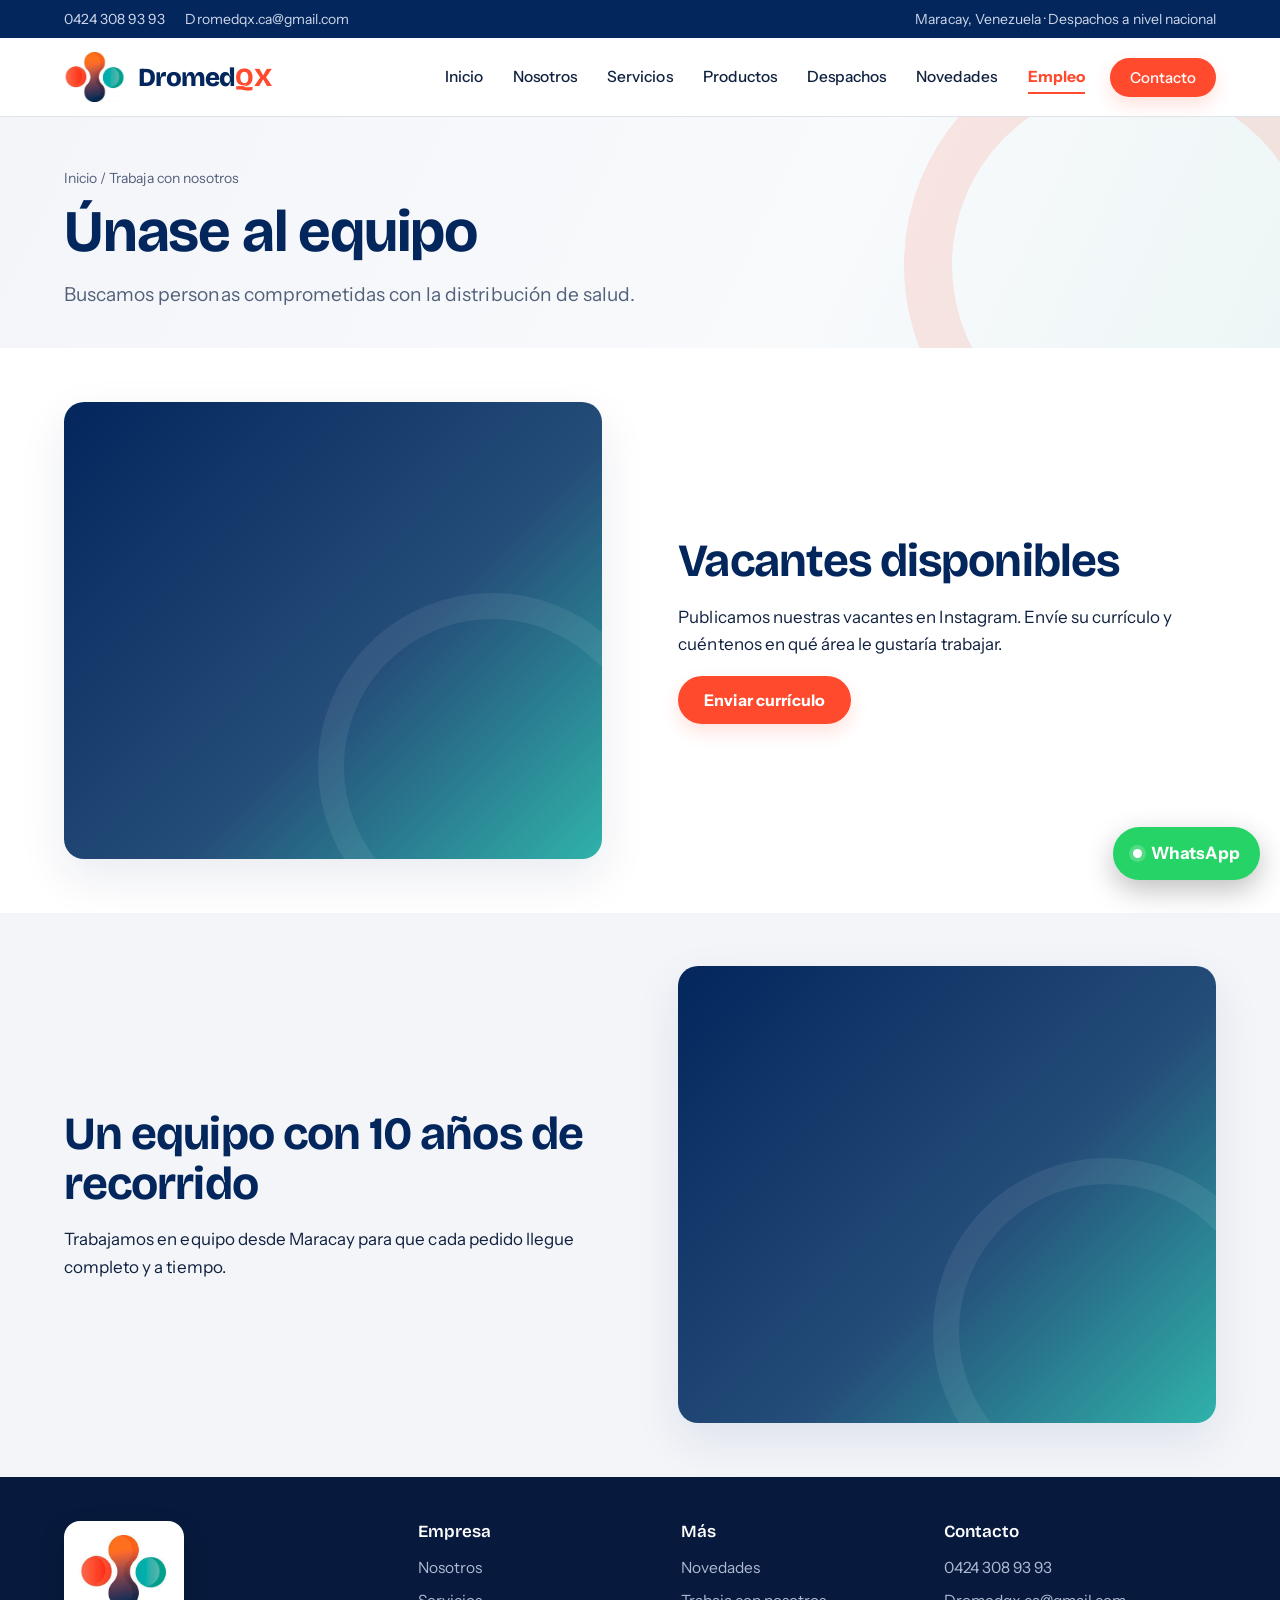
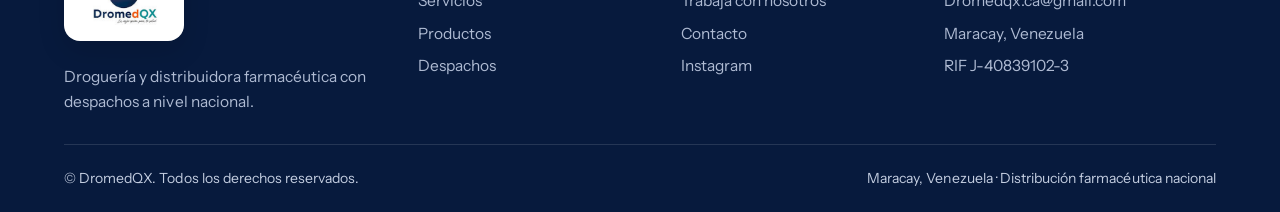
<file: trabaja-con-nosotros.html>
<!doctype html><html lang="es"><head><meta charset="utf-8"><meta name="viewport" content="width=device-width,initial-scale=1,viewport-fit=cover"><meta name="color-scheme" content="only light"><meta name="supported-color-schemes" content="light"><meta name="darkreader-lock">
<title>Trabaja con nosotros | DromedQX</title><meta name="description" content="Conozca cómo contactar al equipo de DromedQX para consultar oportunidades laborales."><meta name="robots" content="noindex"><meta property="og:type" content="website"><meta property="og:site_name" content="DromedQX"><meta property="og:locale" content="es_VE"><meta property="og:title" content="Trabaja con nosotros · DromedQX"><meta property="og:description" content="Vacantes en DromedQX."><meta property="og:url" content="https://aguilarzrw.github.io/dromedqx-web/trabaja-con-nosotros.html"><meta property="og:image" content="https://aguilarzrw.github.io/dromedqx-web/assets/og.png"><meta property="og:image:width" content="1200"><meta property="og:image:height" content="630"><meta property="og:image:alt" content="DromedQX, droguería y distribuidora farmacéutica"><meta name="twitter:card" content="summary_large_image"><meta name="twitter:title" content="Trabaja con nosotros · DromedQX"><meta name="twitter:description" content="Vacantes en DromedQX."><meta name="twitter:image" content="https://aguilarzrw.github.io/dromedqx-web/assets/og.png"><meta name="theme-color" content="#03265c">
<link rel="icon" href="assets/favicon.png"><link rel="preconnect" href="https://scontent-sea5-2.cdninstagram.com" crossorigin><link rel="preconnect" href="https://fonts.googleapis.com"><link rel="preconnect" href="https://fonts.gstatic.com" crossorigin>
<link href="https://fonts.googleapis.com/css2?family=Bricolage+Grotesque:opsz,wght@12..96,500;12..96,600;12..96,700;12..96,800&family=Instrument+Sans:wght@400;500;600;700&display=swap" rel="stylesheet">
<link rel="stylesheet" href="assets/style.css"><script>function fb(i){if(!i.dataset.f){i.dataset.f=1;i.src="https://images.weserv.nl/?w=800&q=75&url="+encodeURIComponent(i.dataset.o)}else i.remove()}</script></head><body>
<div class="top"><div class="wrap"><span><a href="tel:+584243089393">0424 308 93 93</a><a href="mailto:Dromedqx.ca@gmail.com">Dromedqx.ca@gmail.com</a></span><span>Maracay, Venezuela · Despachos a nivel nacional</span></div></div>
<header class="h"><div class="wrap hb"><a class="brand" href="index.html" aria-label="DromedQX, inicio"><img src="assets/logo-mark.png" alt=""><b>Dromed<i>QX</i></b></a>
<button class="burger" aria-expanded="false" aria-label="Abrir menú"><span></span></button>
<nav class="m" aria-label="Principal"><a href="index.html">Inicio</a><a href="nosotros.html">Nosotros</a><a href="servicios.html">Servicios</a><a href="productos.html">Productos</a><a href="despachos.html">Despachos</a><a href="novedades.html">Novedades</a><a href="trabaja-con-nosotros.html" aria-current=page>Empleo</a><a class="btn" href="contacto.html">Contacto</a></nav></div></header>
<main><section class="ph-h"><div class="wrap"><div class="crumb"><a href="index.html">Inicio</a> / Trabaja con nosotros</div><h1>Únase al equipo</h1><p class="lead">Buscamos personas comprometidas con la distribución de salud.</p></div></section>
<section><div class="wrap split"><div class="ph " style=""><img src="https://scontent-sea5-1.cdninstagram.com/v/t39.30808-6/788880663_1038006589073476_7737662078549544175_n.jpg?stp=dst-jpg_e35_tt6&_nc_cat=108&_nc_map=urlgen_bucketless&cb=30a688f7-ea5c0a5a&ig_cache_key=Mzk3NTk2MDI3NDIzODg2NDg1Ng%3D%3D.3-ccb7-5-cb30a688f7-ea5c0a5a&ccb=7-5&_nc_sid=58cdad&efg=eyJ2ZW5jb2RlX3RhZyI6IkZFRUQueHBpZHMuMTA4MC5zZHIucmVndWxhcl9waG90by5DMyJ9&_nc_ohc=IHilfL5h_JAQ7kNvwHPqtsv&_nc_oc=AdqkwIMgC5cJXDjRY_GcniWJWsYSZ8Jzr7COf5VhMsfHsV8UPN2UEy72cnDpPmqQw7I&_nc_zt=23&_nc_ht=scontent-sea5-1.cdninstagram.com&_nc_gid=qZ4B_UUIvl3SY4LY7eOhCA&_nc_ss=7baaf&oh=00_AQRuDSUDSlbqvU_hcTL54TWxsKPEeJ5OoQHNOpO4r24E4A&oe=6AFBD1A9" data-o="https://scontent-sea5-1.cdninstagram.com/v/t39.30808-6/788880663_1038006589073476_7737662078549544175_n.jpg?stp=dst-jpg_e35_tt6&_nc_cat=108&_nc_map=urlgen_bucketless&cb=30a688f7-ea5c0a5a&ig_cache_key=Mzk3NTk2MDI3NDIzODg2NDg1Ng%3D%3D.3-ccb7-5-cb30a688f7-ea5c0a5a&ccb=7-5&_nc_sid=58cdad&efg=eyJ2ZW5jb2RlX3RhZyI6IkZFRUQueHBpZHMuMTA4MC5zZHIucmVndWxhcl9waG90by5DMyJ9&_nc_ohc=IHilfL5h_JAQ7kNvwHPqtsv&_nc_oc=AdqkwIMgC5cJXDjRY_GcniWJWsYSZ8Jzr7COf5VhMsfHsV8UPN2UEy72cnDpPmqQw7I&_nc_zt=23&_nc_ht=scontent-sea5-1.cdninstagram.com&_nc_gid=qZ4B_UUIvl3SY4LY7eOhCA&_nc_ss=7baaf&oh=00_AQRuDSUDSlbqvU_hcTL54TWxsKPEeJ5OoQHNOpO4r24E4A&oe=6AFBD1A9" alt="Vacantes disponibles" loading="lazy" decoding="async" onload="this.parentNode.classList.add('ok')" onerror="fb(this)"></div><div class="tx in"><h2>Vacantes disponibles</h2><p>Publicamos nuestras vacantes en Instagram. Envíe su currículo y cuéntenos en qué área le gustaría trabajar.</p><div><a class="btn" href="mailto:Dromedqx.ca@gmail.com?subject=Vacante">Enviar currículo</a></div></div></div></section>
<section class="tint"><div class="wrap split r"><div class="ph " style=""><img src="https://scontent-sea5-1.cdninstagram.com/v/t51.82787-15/867022153_18072721745723736_3160097498921692568_n.jpg?stp=dst-jpg_e15_tt6&_nc_cat=106&_nc_map=urlgen_bucketless&cb=30a688f7-ea5c0a5a&ig_cache_key=NDAxNjYyODg3ODYxNzI1MTM3NzE4MDcyNzIxNzQyNzIzNzM2.3-ccb7-5-cb30a688f7-ea5c0a5a&ccb=7-5&_nc_sid=58cdad&efg=eyJ2ZW5jb2RlX3RhZyI6IkNMSVBTLnhwaWRzLjc1MC5zZHIudmlkZW9fZGVmYXVsdF9jb3Zlcl9mcmFtZS5DMyJ9&_nc_ohc=vir83RXKq_IQ7kNvwFwj1sQ&_nc_oc=AdoazDxt4cyFC-mntyLdgFgl7OV2YW8C_zA8w3S3nHOrMJzR9vdYV0v6B7ca8m5zZQ4&_nc_zt=23&_nc_ht=scontent-sea5-1.cdninstagram.com&_nc_gid=YKhUAAevLilpVdO94preXA&_nc_ss=7baaf&oh=00_AQTmGTgzCu2YkStizl3JYVSpC_1d1VOd0_e_3j1yoLu43A&oe=6AFC039A" data-o="https://scontent-sea5-1.cdninstagram.com/v/t51.82787-15/867022153_18072721745723736_3160097498921692568_n.jpg?stp=dst-jpg_e15_tt6&_nc_cat=106&_nc_map=urlgen_bucketless&cb=30a688f7-ea5c0a5a&ig_cache_key=NDAxNjYyODg3ODYxNzI1MTM3NzE4MDcyNzIxNzQyNzIzNzM2.3-ccb7-5-cb30a688f7-ea5c0a5a&ccb=7-5&_nc_sid=58cdad&efg=eyJ2ZW5jb2RlX3RhZyI6IkNMSVBTLnhwaWRzLjc1MC5zZHIudmlkZW9fZGVmYXVsdF9jb3Zlcl9mcmFtZS5DMyJ9&_nc_ohc=vir83RXKq_IQ7kNvwFwj1sQ&_nc_oc=AdoazDxt4cyFC-mntyLdgFgl7OV2YW8C_zA8w3S3nHOrMJzR9vdYV0v6B7ca8m5zZQ4&_nc_zt=23&_nc_ht=scontent-sea5-1.cdninstagram.com&_nc_gid=YKhUAAevLilpVdO94preXA&_nc_ss=7baaf&oh=00_AQTmGTgzCu2YkStizl3JYVSpC_1d1VOd0_e_3j1yoLu43A&oe=6AFC039A" alt="Equipo" loading="lazy" decoding="async" onload="this.parentNode.classList.add('ok')" onerror="fb(this)"></div><div class="tx in"><h2>Un equipo con 10 años de recorrido</h2><p>Trabajamos en equipo desde Maracay para que cada pedido llegue completo y a tiempo.</p></div></div></section></main>
<footer><div class="wrap"><div class="fg">
<div><div class="lg"><img src="assets/logo-full.png" alt="DromedQX"></div><p>Droguería y distribuidora farmacéutica con despachos a nivel nacional.</p></div>
<div><h4>Empresa</h4><ul><li><a href="nosotros.html">Nosotros</a></li><li><a href="servicios.html">Servicios</a></li><li><a href="productos.html">Productos</a></li><li><a href="despachos.html">Despachos</a></li></ul></div>
<div><h4>Más</h4><ul><li><a href="novedades.html">Novedades</a></li><li><a href="trabaja-con-nosotros.html">Trabaja con nosotros</a></li><li><a href="contacto.html">Contacto</a></li><li><a href="https://www.instagram.com/dromedqx/" rel="noopener">Instagram</a></li></ul></div>
<div><h4>Contacto</h4><ul><li><a href="tel:+584243089393">0424 308 93 93</a></li><li><a href="mailto:Dromedqx.ca@gmail.com">Dromedqx.ca@gmail.com</a></li><li>Maracay, Venezuela</li><li>RIF J-40839102-3</li></ul></div></div>
<div class="fb"><span>© DromedQX. Todos los derechos reservados.</span><span>Maracay, Venezuela · Distribución farmacéutica nacional</span></div></div></footer>
<a class="wa" href="https://wa.me/584243089393" target="_blank" rel="noopener" aria-label="Escribir por WhatsApp">WhatsApp</a>
<script src="assets/site.js" defer></script></body></html>
</file>
<file: assets/style.css>
:root{--coral:#ff4a2d;--orange:#f46732;--navy:#03265c;--ink:#10213f;--slate:#52607a;--teal:#30b2aa;--mist:#f3f5f9;--line:#dfe4ec;--white:#fff;
--hf:"Bricolage Grotesque","Segoe UI",system-ui,sans-serif;--bf:"Instrument Sans","Segoe UI",system-ui,sans-serif;--w:1200px}
*{box-sizing:border-box;margin:0}html{scroll-behavior:smooth}
body{font-family:var(--bf);color:var(--ink);background:#fff;line-height:1.6;font-size:17px;-webkit-font-smoothing:antialiased;overflow-x:hidden}
img{max-width:100%;display:block}a{color:inherit}
:focus-visible{outline:3px solid var(--teal);outline-offset:3px;border-radius:4px}
.wrap{max-width:var(--w);margin:0 auto;padding:0 24px}
h1,h2,h3{font-family:var(--hf);line-height:1.08;letter-spacing:-.02em;color:var(--navy)}
h1{font-size:clamp(38px,5.4vw,76px);font-weight:700}
h2{font-size:clamp(28px,3.6vw,48px);font-weight:700}
h3{font-size:22px;font-weight:600;letter-spacing:-.01em}
p{max-width:62ch}.lead{font-size:clamp(18px,1.5vw,21px);color:var(--slate)}
/* topbar + header */
.top{background:var(--navy);color:#cfd8ea;font-size:14px}
.top .wrap{display:flex;gap:24px;justify-content:space-between;padding-top:8px;padding-bottom:8px;flex-wrap:wrap}
.top a{text-decoration:none}.top a:hover{color:#fff}.top span{display:flex;gap:20px;flex-wrap:wrap}
header.h{position:sticky;top:0;z-index:50;background:rgba(255,255,255,.92);backdrop-filter:blur(12px);border-bottom:1px solid var(--line);transition:box-shadow .3s}
header.h.s{box-shadow:0 6px 24px rgba(3,38,92,.08)}
.hb{display:flex;align-items:center;justify-content:space-between;height:78px;transition:height .3s}header.h.s .hb{height:64px}
.brand{display:flex;align-items:center;gap:12px;text-decoration:none}
.brand img{height:50px;width:auto;transition:height .3s}header.h.s .brand img{height:42px}
.brand b{font-family:var(--hf);font-size:26px;letter-spacing:-.03em;color:var(--navy);font-weight:800}
.brand b i{font-style:normal;color:var(--coral)}
nav.m{display:flex;gap:4px;align-items:center}
nav.m a{padding:9px 13px;border-radius:99px;text-decoration:none;font-weight:500;font-size:15.5px;color:var(--ink);transition:background .2s}
nav.m a:hover{background:var(--mist)}nav.m a[aria-current]{color:var(--coral);font-weight:700}
.btn{display:inline-flex;align-items:center;gap:8px;padding:14px 26px;border-radius:99px;background:var(--coral);color:#fff;font-weight:700;text-decoration:none;border:0;cursor:pointer;font:700 16px var(--bf);transition:transform .2s,background .2s}
.btn:hover{background:var(--orange);transform:translateY(-2px)}
.btn.o{background:transparent;color:var(--navy);box-shadow:inset 0 0 0 2px var(--navy)}.btn.o:hover{background:var(--navy);color:#fff}
.btn.w{background:#fff;color:var(--navy)}.btn.w:hover{background:var(--mist)}
nav.m .btn{padding:10px 20px;margin-left:8px;color:#fff;font-size:15px}nav.m .btn:hover{background:var(--orange)}
.burger{display:none;background:none;border:0;width:44px;height:44px;cursor:pointer;position:relative}
.burger span,.burger span:before,.burger span:after{position:absolute;left:10px;width:24px;height:2.5px;background:var(--navy);border-radius:2px;transition:.3s;content:""}
.burger span{top:21px}.burger span:before{top:-8px;left:0}.burger span:after{top:8px;left:0}
.burger[aria-expanded=true] span{background:transparent}.burger[aria-expanded=true] span:before{top:0;transform:rotate(45deg)}.burger[aria-expanded=true] span:after{top:0;transform:rotate(-45deg)}
/* sections */
section{padding:clamp(64px,9vw,120px) 0}main section+section{content-visibility:visible}.tint{background:var(--mist)}.dark{background:var(--navy);color:#cfd8ea}.dark h2,.dark h3{color:#fff}
.sh{margin-bottom:48px;display:grid;gap:14px}.tag{font-weight:700;color:var(--coral);font-size:15px}
/* image placeholder */
.ph{position:relative;overflow:hidden;background:linear-gradient(135deg,var(--navy),#2c3254 55%,var(--teal));border-radius:20px}
.ph img{position:absolute;inset:0;width:100%;height:100%;object-fit:cover;opacity:0;transition:opacity .6s,transform 1.2s}.ph.ok img{opacity:1}
.ph:hover img{transform:scale(1.04)}
.ph:before{content:"";position:absolute;width:55%;aspect-ratio:1;border-radius:50%;border:26px solid rgba(255,255,255,.07);right:-12%;bottom:-18%}
/* hero */
.hero{padding:clamp(48px,7vw,96px) 0 clamp(56px,8vw,110px);position:relative;overflow:hidden}
.hero .g{display:grid;grid-template-columns:1.05fr .95fr;gap:56px;align-items:center}
.hero h1{margin:16px 0 22px}.hero h1 em{font-style:normal;color:var(--coral)}
.hero .ctas{display:flex;gap:14px;margin-top:32px;flex-wrap:wrap}
.orbs{position:absolute;inset:0;pointer-events:none;z-index:-1}
.orbs i{position:absolute;border-radius:50%;will-change:transform;animation:drift 16s ease-in-out infinite alternate}
.orbs i:nth-child(1){width:420px;height:420px;background:rgba(255,74,45,.10);right:-90px;top:-100px}
.orbs i:nth-child(2){width:280px;height:280px;background:rgba(48,178,170,.14);right:26%;bottom:-120px;animation-delay:-5s}
.orbs i:nth-child(3){width:200px;height:200px;background:rgba(3,38,92,.07);left:-60px;top:30%;animation-delay:-9s}
@keyframes drift{to{transform:translate(30px,-26px) scale(1.08)}}
.mosaic{display:grid;grid-template-columns:1fr 1fr;grid-template-rows:230px 190px;gap:14px}
.mosaic .ph:first-child{grid-row:1/3;border-radius:200px 20px 20px 20px}.mosaic .ph:nth-child(3){border-radius:20px 20px 200px 20px}
.badge{position:absolute;left:-18px;bottom:36px;background:#fff;border-radius:18px;padding:16px 22px;box-shadow:0 18px 40px rgba(3,38,92,.18);z-index:3;display:flex;gap:14px;align-items:center}
.badge b{font:800 44px var(--hf);color:var(--coral);line-height:1}.badge span{font-size:14px;line-height:1.25;color:var(--slate);font-weight:600}
.mw{position:relative}
/* page hero */
.ph-h{padding:clamp(48px,7vw,88px) 0 clamp(40px,5vw,64px);background:var(--mist);position:relative;overflow:hidden}
.ph-h:after{content:"";position:absolute;right:-80px;top:-80px;width:360px;height:360px;border-radius:50%;border:48px solid rgba(255,74,45,.12)}
.ph-h h1{font-size:clamp(34px,4.6vw,62px);margin:10px 0 16px;max-width:18ch}
.crumb{font-size:14px;color:var(--slate)}.crumb a{text-decoration:none}.crumb a:hover{color:var(--coral)}
/* stats */
.stats{display:grid;grid-template-columns:repeat(4,1fr);gap:0;border-top:1px solid var(--line);border-bottom:1px solid var(--line)}
.stats div{padding:34px 24px;border-right:1px solid var(--line)}.stats div:last-child{border:0}
.stats b{display:block;font:800 clamp(34px,4vw,54px) var(--hf);color:var(--navy);letter-spacing:-.03em;line-height:1}
.stats span{color:var(--slate);font-size:15px}
/* cards */
.cards{display:grid;grid-template-columns:repeat(3,1fr);gap:22px}
.card{background:#fff;border:1px solid var(--line);border-radius:20px;padding:32px;display:grid;gap:12px;align-content:start;text-decoration:none;transition:transform .3s,box-shadow .3s,border-color .3s}
a.card:hover{transform:translateY(-6px);box-shadow:0 20px 44px rgba(3,38,92,.12);border-color:transparent}
.card p{color:var(--slate);font-size:16px}.card .ic{width:52px;height:52px;border-radius:50%;display:grid;place-items:center;color:#fff;font:800 20px var(--hf)}
.card .more{color:var(--coral);font-weight:700;margin-top:6px}
.c1{background:var(--coral)}.c2{background:var(--orange)}.c3{background:var(--teal)}.c4{background:var(--navy)}
.split{display:grid;grid-template-columns:1fr 1fr;gap:clamp(32px,6vw,80px);align-items:center}
.split.r .ph{order:2}.split .ph{aspect-ratio:4/3.4}
.split .tx{display:grid;gap:18px}
.ticks{list-style:none;padding:0;display:grid;gap:12px}.ticks li{padding-left:34px;position:relative}
.ticks li:before{content:"";position:absolute;left:0;top:7px;width:20px;height:20px;border-radius:50%;background:var(--teal)}
.ticks li:after{content:"";position:absolute;left:6px;top:12px;width:8px;height:5px;border-left:2.5px solid #fff;border-bottom:2.5px solid #fff;transform:rotate(-45deg)}
/* route steps */
.route{display:grid;grid-template-columns:repeat(4,1fr);gap:22px;position:relative;counter-reset:s}
.route:before{content:"";position:absolute;left:8%;right:8%;top:30px;border-top:3px dashed rgba(255,255,255,.28)}
.route li{list-style:none;position:relative;display:grid;gap:10px;justify-items:start}
.route .n{width:60px;height:60px;border-radius:50%;background:var(--coral);color:#fff;display:grid;place-items:center;font:800 24px var(--hf);position:relative;z-index:1;box-shadow:0 0 0 8px var(--navy)}
.route li:nth-child(2) .n{background:var(--orange)}.route li:nth-child(3) .n{background:var(--teal)}.route li:nth-child(4) .n{background:#fff;color:var(--navy)}
.route p{color:#b8c4dc;font-size:16px}
/* brands/products */
.lines{display:grid;grid-template-columns:repeat(2,1fr);gap:22px}
.line{display:grid;grid-template-columns:180px 1fr;gap:22px;background:#fff;border:1px solid var(--line);border-radius:20px;padding:16px;align-items:center}
.line .ph{aspect-ratio:1;border-radius:14px}.line p{font-size:16px;color:var(--slate)}.line h3{margin-bottom:6px}
.gal{display:grid;grid-template-columns:repeat(4,1fr);gap:14px}.gal .ph{aspect-ratio:1}
.news{display:grid;grid-template-columns:repeat(3,1fr);gap:22px}
.news .ph{aspect-ratio:1/1;border-radius:20px 20px 0 0}.news article{border:1px solid var(--line);border-radius:20px;overflow:hidden;background:#fff;display:grid;grid-template-rows:auto 1fr}
.news article div{padding:22px;display:grid;gap:8px;align-content:start}.news p{font-size:15.5px;color:var(--slate)}
/* cta */
.cta{background:linear-gradient(120deg,var(--coral),var(--orange));color:#fff;border-radius:28px;padding:clamp(36px,5vw,64px);display:flex;gap:28px;align-items:center;justify-content:space-between;flex-wrap:wrap;position:relative;overflow:hidden}
.cta:after{content:"";position:absolute;right:-60px;top:-90px;width:280px;height:280px;border:44px solid rgba(255,255,255,.14);border-radius:50%}
.cta h2{color:#fff;max-width:20ch;font-size:clamp(26px,3.2vw,42px)}.cta p{color:#fff3ee}
/* contact */
.cg{display:grid;grid-template-columns:.9fr 1.1fr;gap:48px}
.ci{display:grid;gap:18px;align-content:start}.ci a,.ci div{display:grid;gap:2px;text-decoration:none}.ci small{color:var(--slate);font-size:14px}.ci b{font-size:19px;color:var(--navy)}
form{display:grid;gap:16px;background:#fff;border:1px solid var(--line);border-radius:24px;padding:32px;box-shadow:0 20px 50px rgba(3,38,92,.07)}
label{display:grid;gap:6px;font-weight:600;font-size:15px}
input,select,textarea{font:inherit;padding:13px 15px;border:1.5px solid var(--line);border-radius:12px;background:#fff;color:var(--ink);width:100%}
input:focus,select:focus,textarea:focus{outline:none;border-color:var(--teal);box-shadow:0 0 0 4px rgba(48,178,170,.18)}
.fr{display:grid;grid-template-columns:1fr 1fr;gap:16px}.note{font-size:14px;color:var(--slate)}
/* footer */
footer{background:#071a3d;color:#aebad2;padding:64px 0 28px;font-size:15.5px}
.fg{display:grid;grid-template-columns:1.4fr 1fr 1fr 1.2fr;gap:36px}
footer h4{color:#fff;font:600 17px var(--hf);margin-bottom:14px}footer ul{list-style:none;padding:0;display:grid;gap:8px}footer a{text-decoration:none}footer a:hover{color:#fff}
.lg{background:#fff;border-radius:16px;padding:14px;display:inline-block;margin-bottom:16px}.lg img{height:92px;width:auto}
.fb{border-top:1px solid rgba(255,255,255,.12);margin-top:44px;padding-top:22px;display:flex;justify-content:space-between;gap:12px;flex-wrap:wrap;font-size:14px}
.wa{position:fixed;right:20px;bottom:20px;z-index:60;background:#25d366;color:#fff;border-radius:99px;padding:13px 20px;font-weight:700;text-decoration:none;box-shadow:0 10px 28px rgba(0,0,0,.25);transition:transform .2s}.wa:hover{transform:scale(1.05)}
/* motion: one orchestrated hero entrance + subtle reveals */
.in{opacity:0;transform:translateY(18px);transition:opacity .8s cubic-bezier(.2,.7,.2,1),transform .8s cubic-bezier(.2,.7,.2,1);transition-delay:var(--d,0s)}.in.v{opacity:1;transform:none}
@media(max-width:1120px){.burger{display:block}nav.m{position:fixed;inset:78px 0 auto 0;background:#fff;flex-direction:column;align-items:stretch;padding:12px 24px 24px;gap:2px;border-bottom:1px solid var(--line);box-shadow:0 20px 40px rgba(3,38,92,.15);transform:translateY(-12px);opacity:0;visibility:hidden;transition:.25s}nav.m.o{transform:none;opacity:1;visibility:visible}nav.m a{padding:14px 12px;font-size:17px}nav.m .btn{margin:10px 0 0;justify-content:center;padding:14px}}
@media(max-width:980px){
 .hero .g,.split,.cg{grid-template-columns:1fr}.split.r .ph{order:0}.cards,.news{grid-template-columns:1fr 1fr}.lines{grid-template-columns:1fr}
 .stats{grid-template-columns:1fr 1fr}.stats div:nth-child(2){border-right:0}.stats div:nth-child(-n+2){border-bottom:1px solid var(--line)}
 .route{grid-template-columns:1fr 1fr;row-gap:36px}.route:before{display:none}.fg{grid-template-columns:1fr 1fr}.gal{grid-template-columns:1fr 1fr}
 .burger{display:block}.mosaic{grid-template-rows:200px 170px}.badge{left:8px}
 nav.m{position:fixed;inset:78px 0 auto 0;background:#fff;flex-direction:column;align-items:stretch;padding:12px 24px 24px;gap:2px;border-bottom:1px solid var(--line);box-shadow:0 20px 40px rgba(3,38,92,.15);transform:translateY(-12px);opacity:0;visibility:hidden;transition:.25s}
 nav.m.o{transform:none;opacity:1;visibility:visible}nav.m a{padding:14px 12px;font-size:17px}nav.m .btn{margin:10px 0 0;justify-content:center;padding:14px}
}
@media(max-width:600px){
 body{font-size:16px}.wrap{padding:0 18px}.top{display:none}.cards,.news,.fg,.fr{grid-template-columns:1fr}.line{grid-template-columns:110px 1fr}
 .brand b{font-size:22px}.brand img{height:42px}.hb{height:68px}nav.m{inset:68px 0 auto 0}.mosaic{grid-template-rows:170px 150px}.mosaic .ph:first-child{border-radius:120px 16px 16px 16px}.mosaic .ph:nth-child(3){border-radius:16px 16px 120px 16px}
 .route{grid-template-columns:1fr}.stats b{font-size:32px}.stats div{padding:22px 14px}form{padding:22px}.wa span{display:none}.badge b{font-size:34px}
}
@media(prefers-reduced-motion:reduce){*{animation:none!important;transition:none!important;scroll-behavior:auto!important}.in{opacity:1;transform:none}}


/* Refinamiento visual y de interacción · propuesta comercial */
:root{--shadow-soft:0 18px 48px rgba(3,38,92,.09);--shadow-card:0 12px 32px rgba(3,38,92,.07)}
html{scroll-padding-top:88px}
body{letter-spacing:.002em}
::selection{background:rgba(48,178,170,.22);color:var(--navy)}
a,button,input,select,textarea{-webkit-tap-highlight-color:transparent}
button:focus-visible,a:focus-visible{outline:3px solid var(--teal);outline-offset:4px}
.hero{background:radial-gradient(ellipse at 78% 38%,rgba(48,178,170,.07),transparent 35%),linear-gradient(180deg,#fff 0%,#fbfcfe 100%)}
.hero .g>div:first-child{max-width:680px}
.hero .lead{max-width:54ch;line-height:1.7}
.hero .tag{display:inline-flex;align-items:center;gap:9px}
.hero .tag:before{content:"";width:8px;height:8px;border-radius:50%;background:var(--teal);box-shadow:0 0 0 5px rgba(48,178,170,.13)}
.mosaic .ph{box-shadow:var(--shadow-soft)}
.badge{border:1px solid rgba(223,228,236,.8);box-shadow:0 18px 48px rgba(3,38,92,.16)}
.stats{background:#fff;border-radius:18px;box-shadow:var(--shadow-card);overflow:hidden}
.stats div{min-height:132px;display:flex;flex-direction:column;justify-content:center;gap:9px}
.stats b{font-size:clamp(30px,3.4vw,48px)}
.card{box-shadow:0 5px 18px rgba(3,38,92,.025)}
.card .ic{box-shadow:0 8px 18px rgba(3,38,92,.12)}
.split .ph{box-shadow:var(--shadow-soft)}
.ph-h{background:linear-gradient(115deg,#f3f5f9 0%,#f8fafc 65%,#edf6f6 100%)}
.ph-h h1{max-width:17ch}
.cta{box-shadow:0 20px 48px rgba(244,103,50,.18)}
.btn{box-shadow:0 8px 18px rgba(255,74,45,.16)}
.btn.o{box-shadow:inset 0 0 0 2px var(--navy);background:rgba(255,255,255,.6)}
.btn.w{box-shadow:0 8px 18px rgba(3,38,92,.12)}
.line,.news article,form{box-shadow:var(--shadow-card)}
.line:hover,.news article:hover{transform:translateY(-3px);transition:transform .25s,box-shadow .25s;box-shadow:var(--shadow-soft)}
.news article .ph img{transition:transform .7s}
.news article:hover .ph img{transform:scale(1.045)}
.ci a:hover b{color:var(--coral)}
input,select,textarea{transition:border-color .2s,box-shadow .2s}
textarea{resize:vertical;min-height:120px}
footer .lg{box-shadow:0 10px 28px rgba(0,0,0,.12)}
footer .fb{color:#c3cde0}
.wa{display:flex;align-items:center;gap:9px}
.wa:before{content:"";width:9px;height:9px;border-radius:50%;background:#fff;box-shadow:0 0 0 4px rgba(255,255,255,.2)}
@media(min-width:981px){
 .hero .g{gap:clamp(42px,5vw,76px)}
 .mosaic{grid-template-rows:clamp(210px,20vw,270px) clamp(170px,16vw,220px)}
 nav.m a:not(.btn){position:relative}
 nav.m a:not(.btn):after{content:"";position:absolute;left:13px;right:13px;bottom:5px;height:2px;background:var(--coral);transform:scaleX(0);transform-origin:left;transition:transform .2s}
 nav.m a:not(.btn):hover:after,nav.m a[aria-current]:after{transform:scaleX(1)}
}
@media(max-width:600px){
 .hero{padding-top:42px}
 .hero .ctas{display:grid;grid-template-columns:1fr}
 .hero .ctas .btn{justify-content:center}
 .stats{border-radius:14px}
 .stats div{min-height:112px}
 .cta{border-radius:20px}
 .wa{right:14px;bottom:14px;padding:12px 16px;font-size:14px}
 .line{gap:14px}
}


/* Ajustes de experiencia mobile-first y compatibilidad con Safari iOS */
section{padding:clamp(54px,6.2vw,88px) 0}
main section+section{content-visibility:visible;contain: none}
.in{opacity:1;transform:none;transition:none}
.in.v{opacity:1;transform:none}
.ph{isolation:isolate;background:linear-gradient(135deg,#03265c,#254d79 58%,#30b2aa)}
.ph img{z-index:1;object-fit:cover}
.ph:before{z-index:0;pointer-events:none}
header.h{-webkit-backdrop-filter:blur(12px);backdrop-filter:blur(12px);background:rgba(255,255,255,.97)}
.photo-cards{align-items:stretch;gap:20px}
.photo-card{padding:0;overflow:hidden;gap:0;grid-template-rows:auto 1fr;min-width:0}
.photo-card .card-photo{height:clamp(150px,17vw,210px);aspect-ratio:16/9;border-radius:0;overflow:hidden}
.photo-card .card-photo img{width:100%;height:100%;object-fit:cover}
.photo-card .card-copy{padding:24px;display:grid;gap:10px;align-content:start}
.photo-card .card-copy .tag{font-size:12px;letter-spacing:.08em;text-transform:uppercase}
.photo-card h3{font-size:23px}
.photo-card p{margin:0}
.photo-card a,.photo-card .more{margin-top:4px}
.photo-card:hover .card-photo img{transform:scale(1.045)}
.cta-section{padding:clamp(26px,4vw,48px) 0 clamp(54px,6.5vw,82px)!important}
.cta{gap:24px;border-radius:24px;padding:clamp(28px,4.2vw,52px);box-shadow:0 18px 42px rgba(3,38,92,.14)}
.cta>div{position:relative;z-index:1;max-width:660px;display:grid;gap:10px}
.cta h2{max-width:19ch}
.cta p{max-width:48ch;line-height:1.55}
.cta .btn{position:relative;z-index:1;white-space:nowrap}
@media(max-width:980px){
 section{padding:52px 0}
 .photo-cards{grid-template-columns:repeat(2,minmax(0,1fr))}
 .photo-card:last-child:nth-child(odd){grid-column:1/-1}
 .photo-card:last-child:nth-child(odd) .card-photo{height:210px}
}
@media(max-width:600px){
 html{scroll-padding-top:76px}
 body{font-size:16px;line-height:1.55}
 .wrap{padding-left:18px;padding-right:18px}
 section{padding:40px 0}
 .ph-h{padding:34px 0 30px}
 .ph-h:after{width:190px;height:190px;border-width:26px;right:-100px;top:-65px}
 .ph-h h1{font-size:clamp(32px,9vw,42px);max-width:15ch;margin:12px 0}
 .lead{font-size:17px;line-height:1.55}
 .sh{margin-bottom:28px;gap:10px}
 .hero{padding:34px 0 42px}
 .hero .g{gap:26px}
 .hero h1{font-size:clamp(36px,10vw,48px);margin:10px 0 14px}
 .hero .lead{font-size:17px}
 .mosaic{grid-template-rows:155px 125px;gap:9px}
 .mosaic .ph:first-child{border-radius:88px 14px 14px 14px}
 .mosaic .ph:nth-child(3){border-radius:14px 14px 88px 14px}
 .badge{left:4px;bottom:14px;padding:10px 13px;border-radius:13px;gap:9px}
 .badge b{font-size:28px}
 .badge span{font-size:11px}
 .stats{grid-template-columns:repeat(2,minmax(0,1fr))}
 .stats div{min-height:96px;padding:18px 12px;gap:6px}
 .stats b{font-size:30px}
 .stats span{font-size:13px;line-height:1.35}
 .cards,.news{grid-template-columns:1fr;gap:14px}
 .photo-cards{grid-template-columns:1fr}
 .photo-card:last-child:nth-child(odd){grid-column:auto}
 .photo-card .card-photo{height:180px}
 .photo-card .card-copy{padding:20px;gap:8px}
 .photo-card h3{font-size:21px}
 .line{grid-template-columns:96px minmax(0,1fr);gap:12px;padding:12px}
 .line .ph{min-width:0}
 .split{gap:24px}
 .split .ph{aspect-ratio:16/10}
 .route{gap:22px}
 .route li{grid-template-columns:52px 1fr;column-gap:14px;align-items:start}
 .route .n{width:48px;height:48px;font-size:20px;grid-row:span 2;box-shadow:0 0 0 5px var(--navy)}
 .route h3{align-self:end}
 .route p{margin:0}
 .cta-section{padding:28px 0 52px!important}
 .cta{display:grid;grid-template-columns:1fr;gap:18px;padding:26px 22px;border-radius:20px}
 .cta h2{font-size:clamp(25px,7vw,32px);max-width:17ch}
 .cta .btn{width:100%;justify-content:center;white-space:normal}
 footer{padding:42px 0 24px}
 .fg{gap:26px}
 .fb{margin-top:28px;padding-top:18px}
 .wa{right:14px;bottom:calc(14px + env(safe-area-inset-bottom));padding:12px 15px}
 nav.m{top:68px;inset-inline:0;max-height:calc(100dvh - 68px - env(safe-area-inset-bottom));overflow-y:auto;-webkit-overflow-scrolling:touch;padding:10px 18px calc(20px + env(safe-area-inset-bottom))}
}
@supports not (height:100dvh){
 @media(max-width:600px){nav.m{max-height:calc(100vh - 68px)}}
}


/* Experiencia premium: profundidad 3D y carrusel editorial */
.hero .mosaic{perspective:1200px;transform-style:preserve-3d}
.hero .mosaic>.ph{transform-style:preserve-3d;will-change:transform;transition:transform .42s cubic-bezier(.2,.75,.25,1),box-shadow .42s}
.hero .mosaic>.ph img{transform:translateZ(12px) scale(1.025);transition:transform .65s cubic-bezier(.2,.75,.25,1)}
.hero .mosaic>.ph:hover img{transform:translateZ(22px) scale(1.06)}
.hero .mosaic>.ph:first-child{box-shadow:0 24px 60px rgba(3,38,92,.18)}
.hero .mosaic>.ph:nth-child(2){box-shadow:0 18px 46px rgba(3,38,92,.14)}
.hero .mosaic>.ph:nth-child(3){box-shadow:0 20px 50px rgba(3,38,92,.16)}
.hero .orbs{pointer-events:none;filter:blur(1px)}
.hero .orbs:before,.hero .orbs:after{content:"";position:absolute;border:1px solid rgba(48,178,170,.15);border-radius:50%;width:clamp(190px,28vw,390px);aspect-ratio:1;right:-9%;top:4%;animation:orbit-breathe 9s ease-in-out infinite}
.hero .orbs:after{width:clamp(130px,19vw,260px);right:1%;top:15%;border-color:rgba(3,38,92,.09);animation-delay:-4.5s}
@keyframes orbit-breathe{0%,100%{transform:translate3d(0,0,0) scale(.96);opacity:.45}50%{transform:translate3d(-10px,12px,0) scale(1.04);opacity:1}}
.photo-card{transform:translateZ(0);transition:transform .35s cubic-bezier(.2,.75,.25,1),box-shadow .35s}
.photo-card:hover{transform:translateY(-7px) rotateX(1deg);box-shadow:0 22px 46px rgba(3,38,92,.12)}
.photo-card .card-photo{overflow:hidden}
.photo-card .card-photo img{transition:transform .75s cubic-bezier(.2,.75,.25,1),filter .5s}
.photo-card:hover .card-photo img{transform:scale(1.07);filter:saturate(1.06)}
.news-carousel{position:relative}
.news-controls{display:flex;justify-content:flex-end;gap:10px;margin:-8px 0 12px}
.carousel-arrow{width:46px;height:46px;border-radius:50%;border:1px solid rgba(3,38,92,.14);background:#fff;color:var(--navy);font-size:22px;display:grid;place-items:center;cursor:pointer;box-shadow:0 8px 22px rgba(3,38,92,.07);transition:transform .2s,background .2s,color .2s,border-color .2s}
.carousel-arrow:hover{transform:translateY(-2px);background:var(--navy);color:#fff;border-color:var(--navy)}
.carousel-arrow:focus-visible{outline:3px solid var(--teal);outline-offset:3px}
.news{display:flex;gap:22px;overflow-x:auto;overflow-y:hidden;padding:8px 4px 26px;scroll-snap-type:x mandatory;scroll-behavior:smooth;scrollbar-width:thin;scrollbar-color:rgba(3,38,92,.25) transparent;-webkit-overflow-scrolling:touch}
.news article{flex:0 0 calc((100% - 44px)/3);min-width:0;scroll-snap-align:start;overflow:hidden;transform:translateZ(0);transition:transform .35s,box-shadow .35s}
.news article:hover{transform:translateY(-5px)}
.news article .ph{aspect-ratio:16/10;overflow:hidden}
.news article>div:last-child{padding:22px}
.news article h3{font-size:20px;line-height:1.25}
.news article p{margin:8px 0 0}
@media(max-width:980px){
 .news article{flex-basis:calc((100% - 22px)/2)}
}
@media(max-width:600px){
 .hero .mosaic>.ph{transform:none!important;will-change:auto}
 .hero .mosaic>.ph img{transform:none}
 .news-controls{margin:0 0 8px}
 .carousel-arrow{width:42px;height:42px}
 .news{gap:14px;padding-bottom:20px}
 .news article{flex-basis:min(84%,330px)}
 .news article>div:last-child{padding:18px}
}
@media(prefers-reduced-motion:reduce){
 .hero .orbs:before,.hero .orbs:after{animation:none}
 .hero .mosaic>.ph,.hero .mosaic>.ph img,.photo-card,.photo-card .card-photo img,.news article{transition:none!important}
 .news{scroll-behavior:auto}
}

/* hero C: mapa completo, radar desde Maracay y titular sobre la mitad sur */
.mh{position:relative;overflow:hidden;color:#fff;height:clamp(640px,49vw,700px);background:radial-gradient(900px 560px at 50% 40%,#0b3a86 0,#052a66 42%,#021a42 100%)}
.mh-map{position:absolute;left:50%;top:10px;width:min(770px,60%);transform:translateX(-50%);aspect-ratio:980/830;z-index:1;-webkit-mask-image:linear-gradient(#000 0,#000 46%,transparent 92%);mask-image:linear-gradient(#000 0,#000 46%,transparent 92%)}
.mh-map img,.mh-map svg{position:absolute;left:0;top:0;width:100%;height:100%;display:block}.mh-map svg{overflow:visible}
@property --r{syntax:"<length>";inherits:false;initial-value:0px}
.mh-map .wave{--r:0px;--rmax:800px;--band:140px;pointer-events:none;animation:radar 5.5s cubic-bezier(.25,.1,.3,1) infinite;-webkit-mask-image:radial-gradient(circle at 42.9% 18.1%,transparent calc(var(--r) - var(--band)),#000 calc(var(--r) - 14px),transparent var(--r));mask-image:radial-gradient(circle at 42.9% 18.1%,transparent calc(var(--r) - var(--band)),#000 calc(var(--r) - 14px),transparent var(--r))}
@keyframes radar{0%{--r:0px}80%,100%{--r:var(--rmax)}}
.mh-copy{position:absolute;left:0;right:0;top:clamp(250px,22vw,310px);text-align:center;z-index:4;text-shadow:0 2px 28px rgba(2,26,66,.9)}
.mh h1{font-size:clamp(40px,6.2vw,88px);line-height:.95;letter-spacing:-.04em;font-weight:800;color:#fff}
.mh h1 span{display:block;color:#8ba6d8}
.mh .lead{color:#d2dcef;margin:16px auto 0;max-width:54ch}
.mh .ctas{display:flex;gap:14px;justify-content:center;flex-wrap:wrap;margin-top:24px}
.mh .btn{color:var(--navy)}.mh .btn:hover{color:var(--navy)}
.btn.g{background:transparent;color:#fff!important;box-shadow:inset 0 0 0 2px rgba(255,255,255,.5)}.btn.g:hover{background:rgba(255,255,255,.12);box-shadow:inset 0 0 0 2px #fff}
.rt{fill:none;stroke:#ff4a2d;stroke-width:3;stroke-dasharray:8 10;animation:dash 1.2s linear infinite;opacity:.95}
.pr{transform-box:fill-box;transform-origin:center;animation:ping 2.4s ease-out infinite}.pr.big{animation-duration:1.8s}
.lb text{fill:#dbe4f5;font:600 17px var(--bf)}.hub{fill:#fff;font:800 26px var(--hf);letter-spacing:.06em}
.mh-chips{position:absolute;inset:0;z-index:5;pointer-events:none}
.chip{position:absolute;background:#fff;color:var(--navy);border-radius:18px;padding:12px 18px;box-shadow:0 22px 50px rgba(0,0,0,.4);display:flex;gap:12px;align-items:center;font-weight:600;font-size:14px;line-height:1.25;animation:float 7s ease-in-out infinite;text-shadow:none}
.chip b{font:800 34px var(--hf);color:#d93216;line-height:1}.chip i{width:12px;height:12px;border-radius:50%;background:var(--teal);flex:none}
.chip.k1{left:5%;top:190px}.chip.k2{right:5%;top:140px;animation-delay:-2s}.chip.k3{display:none}
.band{background:var(--coral);color:var(--navy);overflow:hidden;white-space:nowrap;padding:18px 0;transform:rotate(-1.2deg);margin:-14px -20px 0;position:relative;z-index:6}
.mq{display:inline-flex;gap:34px;align-items:center;animation:marq 34s linear infinite;font:800 30px var(--hf);letter-spacing:-.02em}
.mq i{width:14px;height:14px;border-radius:50%;background:var(--navy);display:inline-block}
.mh.off .rt,.mh.off .pr,.mh.off .chip,.mh.off .wave,.mh.off~.band-w .mq{animation-play-state:paused}
@keyframes dash{to{stroke-dashoffset:-36}}@keyframes ping{0%{transform:scale(1);opacity:.9}100%{transform:scale(3.6);opacity:0}}
@keyframes float{0%,100%{transform:translateY(0)}50%{transform:translateY(-12px)}}@keyframes marq{to{transform:translateX(-50%)}}
@media(max-width:900px){
 .mh{height:clamp(720px,190vw,800px)}
 .mh-map{top:6px;width:100%}
 .mh-map .wave{--rmax:420px;--band:80px}
 .mh-copy{top:clamp(210px,56vw,300px)}.mh .lead{font-size:17px;max-width:34ch}
 .mh-chips{inset:auto 0 22px 0;display:flex;gap:12px;overflow-x:auto;scroll-snap-type:x mandatory;padding:6px 20px 14px;pointer-events:auto;scrollbar-width:none}.mh-chips::-webkit-scrollbar{display:none}
 .chip{position:static;flex:none;scroll-snap-align:start;animation:none;box-shadow:0 12px 28px rgba(0,0,0,.35)}.chip.k3{display:flex}
 .lb{display:none}.hub{font-size:44px}.mq{font-size:24px}
}
@media(prefers-reduced-motion:reduce){.mh-map .wave{animation:none;--r:0px}}
/* menos aire entre secciones */
section{padding:clamp(34px,4.2vw,58px) 0}
.sh{margin-bottom:26px;gap:10px}
.ph-h{padding:clamp(30px,4.2vw,50px) 0 clamp(24px,3.2vw,38px)}
.cta-section{padding:clamp(18px,2.6vw,30px) 0 clamp(32px,4.2vw,50px)!important}
footer{padding:44px 0 22px}.fb{margin-top:30px}
@media(max-width:600px){section{padding:30px 0}.sh{margin-bottom:20px}}

/* sin desborde horizontal + scroll con la identidad de la marca */
.band-w{overflow:hidden;position:relative;z-index:6;margin-top:-14px;padding:14px 0 6px}.band-w .band{margin:0 -20px}
html{overflow-x:hidden;scrollbar-width:thin;scrollbar-color:#ff4a2d #eaeef6}
@supports(overflow:clip){html,body{overflow-x:clip}}
::-webkit-scrollbar{width:12px;height:12px}
::-webkit-scrollbar-track{background:#eaeef6}
::-webkit-scrollbar-thumb{background:linear-gradient(#ff4a2d,#f46732);border-radius:99px;border:3px solid #eaeef6}
::-webkit-scrollbar-thumb:hover{background:var(--navy)}
header.h:after{content:"";position:absolute;left:0;right:0;bottom:-1px;height:3px;background:linear-gradient(90deg,var(--coral),var(--orange),var(--teal));transform:scaleX(0);transform-origin:0 50%;animation:sp linear both;animation-timeline:scroll(root)}
@keyframes sp{to{transform:scaleX(1)}}
@media(prefers-reduced-motion:reduce){header.h:after{animation:none}}

/* carrusel de productos */
.pcar-sec{padding-bottom:clamp(30px,4vw,50px)}
.pcar{overflow-x:auto;overflow-y:hidden;scrollbar-width:none;-ms-overflow-style:none;cursor:grab;overscroll-behavior-x:contain;perspective:1400px;padding:22px 0 30px;-webkit-mask-image:linear-gradient(90deg,transparent,#000 7%,#000 93%,transparent);mask-image:linear-gradient(90deg,transparent,#000 7%,#000 93%,transparent)}
.pcar::-webkit-scrollbar{display:none}.pcar.drag{cursor:grabbing}.pcar.drag .pc{transition:none}.pcar-track{display:flex;gap:22px;width:max-content;padding:0 22px}.pc img{-webkit-user-drag:none;user-select:none;pointer-events:none}
.pc{width:280px;flex:none;background:#fff;border:1px solid var(--line);border-radius:22px;padding:12px 12px 20px;transform:rotateY(-8deg);transition:transform .4s,box-shadow .4s;box-shadow:0 14px 34px rgba(3,38,92,.08)}
.pc:hover{transform:rotateY(0) translateY(-8px);box-shadow:0 26px 54px rgba(3,38,92,.18)}
.pc .ph{aspect-ratio:1/.92;border-radius:14px}
.pc h3{font-size:20px;margin:16px 8px 6px}.pc p{margin:0 8px;color:var(--slate);font-size:15px;line-height:1.45}
@keyframes pslide{to{transform:translateX(calc(-50% - 11px))}}
.jr-sec.off *{animation-play-state:paused}
/* recorrido del pedido */
.jr-sec{background:radial-gradient(900px 400px at 80% 0,#0b3a86 0,#03265c 55%,#021a42 100%);color:#cfd8ea}
.jr-sec h2{color:#fff}
.jr-svg{width:100%;height:auto;display:block;overflow:visible;margin:4px 0 6px}
.jr-svg text{font:800 22px var(--hf)}
.jd{stroke-dasharray:6 12;animation:jdash 1s linear infinite}
.jn{transform-box:fill-box;transform-origin:center;animation:jlit 9s ease-in-out infinite}
@keyframes jdash{to{stroke-dashoffset:-18}}
@keyframes jlit{0%{transform:scale(1)}3%{transform:scale(1.3)}9%,100%{transform:scale(1)}}
.jr-steps{list-style:none;padding:0;display:grid;grid-template-columns:repeat(4,1fr);gap:20px}
.jr-steps li{text-align:center;display:grid;gap:6px;justify-items:center}
.jr-steps h3{color:#fff;font-size:22px}.jr-steps p{color:#b8c4dc;font-size:15.5px;max-width:24ch}
.jr-n{display:none;width:44px;height:44px;border-radius:50%;place-items:center;font:800 20px var(--hf);color:var(--navy)}
.jr-n.n1{background:#ff4a2d}.jr-n.n2{background:#f46732}.jr-n.n3{background:#30b2aa}.jr-n.n4{background:#fff}
@media(max-width:720px){.jr-svg{display:none}.jr-steps{grid-template-columns:1fr;gap:0;position:relative}.jr-steps:before{content:"";position:absolute;left:21px;top:22px;bottom:22px;border-left:3px dashed rgba(255,255,255,.28)}.jr-steps li{grid-template-columns:44px 1fr;column-gap:16px;text-align:left;justify-items:start;padding:10px 0;position:relative}.jr-n{display:grid;grid-row:1/3}.jr-steps p{max-width:none}.pc{width:240px}}
@media(prefers-reduced-motion:reduce){.pc{transform:none}}

/* la web tiene un solo diseño: evita el modo oscuro automático de algunos navegadores (p. ej. Xiaomi) */
:root{color-scheme:only light}

/* chips del hero: cristal oscuro con icono */
.chip{background:linear-gradient(145deg,rgba(255,255,255,.16),rgba(255,255,255,.06));border:1px solid rgba(255,255,255,.22);-webkit-backdrop-filter:blur(14px) saturate(1.3);backdrop-filter:blur(14px) saturate(1.3);color:#fff;border-radius:20px;padding:12px 18px 12px 12px;gap:12px;box-shadow:0 18px 40px rgba(0,0,0,.35),inset 0 1px 0 rgba(255,255,255,.18)}
.chip .ci{width:42px;height:42px;border-radius:13px;flex:none;display:grid;place-items:center;background:linear-gradient(135deg,#ff6a3d,#e5391c);box-shadow:0 6px 16px rgba(255,90,50,.45)}
.chip .ci.t{background:linear-gradient(135deg,#2fc4b8,#12857c);box-shadow:0 6px 16px rgba(30,180,165,.4)}
.chip .ci.b{background:linear-gradient(135deg,#4d7dff,#2a4fd0);box-shadow:0 6px 16px rgba(60,100,230,.4)}
.chip .ci svg{width:22px;height:22px;fill:none;stroke:#fff;stroke-width:1.8;stroke-linecap:round;stroke-linejoin:round}
.chip span{display:flex;flex-direction:column;gap:3px;text-align:left}
.chip small{font:600 11.5px/1 var(--bf,inherit);color:rgba(255,255,255,.66);letter-spacing:.02em}
.chip span b{font:700 15px/1.2 var(--hf);color:#fff;letter-spacing:-.01em}
@media(max-width:900px){
 .mh-chips{inset:auto 0 26px 0;padding:6px 20px 16px;scroll-padding:0 20px;gap:12px}
 .mh-chips::after{content:"";flex:0 0 8px}
 .chip{box-shadow:0 14px 30px rgba(0,0,0,.35),inset 0 1px 0 rgba(255,255,255,.18)}
 .chip.k3 span b{max-width:170px}
}

/* cifras: tarjetas con icono, alineadas */
.stats-section .stats{background:transparent;box-shadow:none;border:0;border-radius:0;overflow:visible;gap:16px}
.stats-section .stats>div{position:relative;background:#fff;border:1px solid var(--line);border-radius:20px;padding:22px 22px 24px;min-height:0;display:flex;flex-direction:column;align-items:flex-start;justify-content:flex-start;gap:6px;box-shadow:0 14px 34px rgba(10,35,90,.07);overflow:hidden}
.stats-section .stats>div:before{content:"";position:absolute;left:0;top:0;height:3px;width:100%;background:linear-gradient(90deg,#ff5a32,#ff8a5c)}
.stats-section .stats>div:nth-child(2):before{background:linear-gradient(90deg,#12a89c,#5ad6cb)}
.stats-section .stats>div:nth-child(3):before{background:linear-gradient(90deg,#2a4fd0,#6c93ff)}
.stats-section .stats>div:nth-child(4):before{background:linear-gradient(90deg,#ff5a32,#ff8a5c)}
.stats .si{width:40px;height:40px;border-radius:12px;display:grid;place-items:center;background:#fff1ec;margin-bottom:8px}
.stats .si.t{background:#e3f7f5}.stats .si.b{background:#e8eeff}
.stats .si svg{width:21px;height:21px;fill:none;stroke:#e5391c;stroke-width:1.9;stroke-linecap:round;stroke-linejoin:round}
.stats .si.t svg{stroke:#12857c}.stats .si.b svg{stroke:#2a4fd0}
.stats-section .stats b{font-size:clamp(28px,3vw,42px)}
.stats-section .stats span{font-size:14px;line-height:1.4}
@media(max-width:900px){.stats-section .stats{gap:12px}.stats-section .stats>div{padding:18px 16px 20px;min-height:150px}.stats .si{width:36px;height:36px;margin-bottom:6px}.stats-section .stats b{font-size:27px}}
@media(max-width:900px){.mh{height:clamp(676px,176vw,780px)}}

/* tarjetas del carrusel = enlaces a su línea */
a.pc{display:block;color:inherit;text-decoration:none;-webkit-tap-highlight-color:transparent;cursor:pointer}
.pc-go{display:inline-flex;align-items:center;gap:8px;margin:14px 8px 0;font:700 14px var(--hf);font-style:normal;color:#d93216}
.pc-go:after{content:"";width:18px;height:18px;border-radius:50%;background:#fff1ec url("data:image/svg+xml,%3Csvg xmlns='http://www.w3.org/2000/svg' viewBox='0 0 24 24' fill='none' stroke='%23d93216' stroke-width='3' stroke-linecap='round' stroke-linejoin='round'%3E%3Cpath d='M7 12h10M13 7l5 5-5 5'/%3E%3C/svg%3E") center/12px no-repeat;transition:transform .25s}
a.pc:hover .pc-go:after,a.pc:focus-visible .pc-go:after{transform:translateX(4px)}
a.pc:focus-visible{outline:3px solid #ff5a32;outline-offset:3px}
.line{scroll-margin-top:110px}#kortwell{scroll-margin-top:70px}
.line:target{animation:tgt 1.8s ease-out}
@keyframes tgt{0%,40%{box-shadow:0 0 0 4px rgba(255,90,50,.55),0 20px 50px rgba(255,90,50,.18)}100%{box-shadow:none}}
</file>
